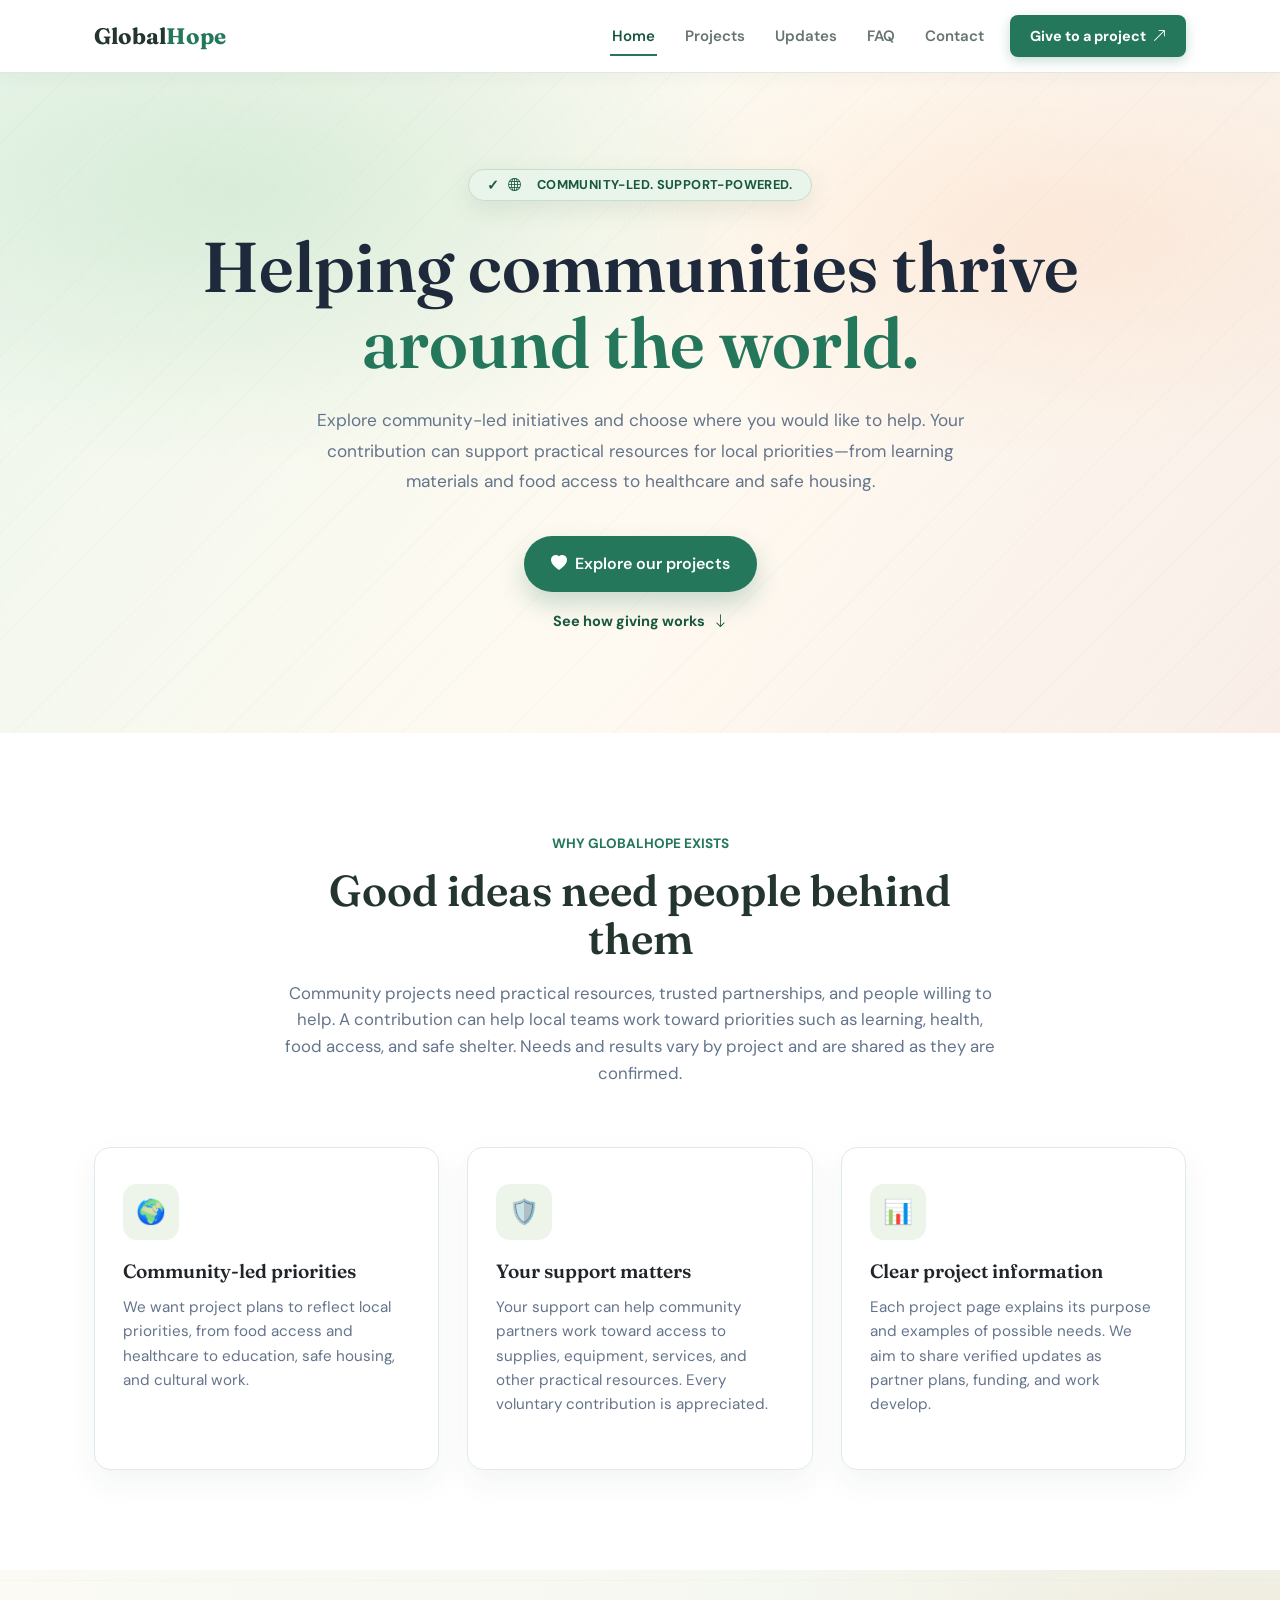
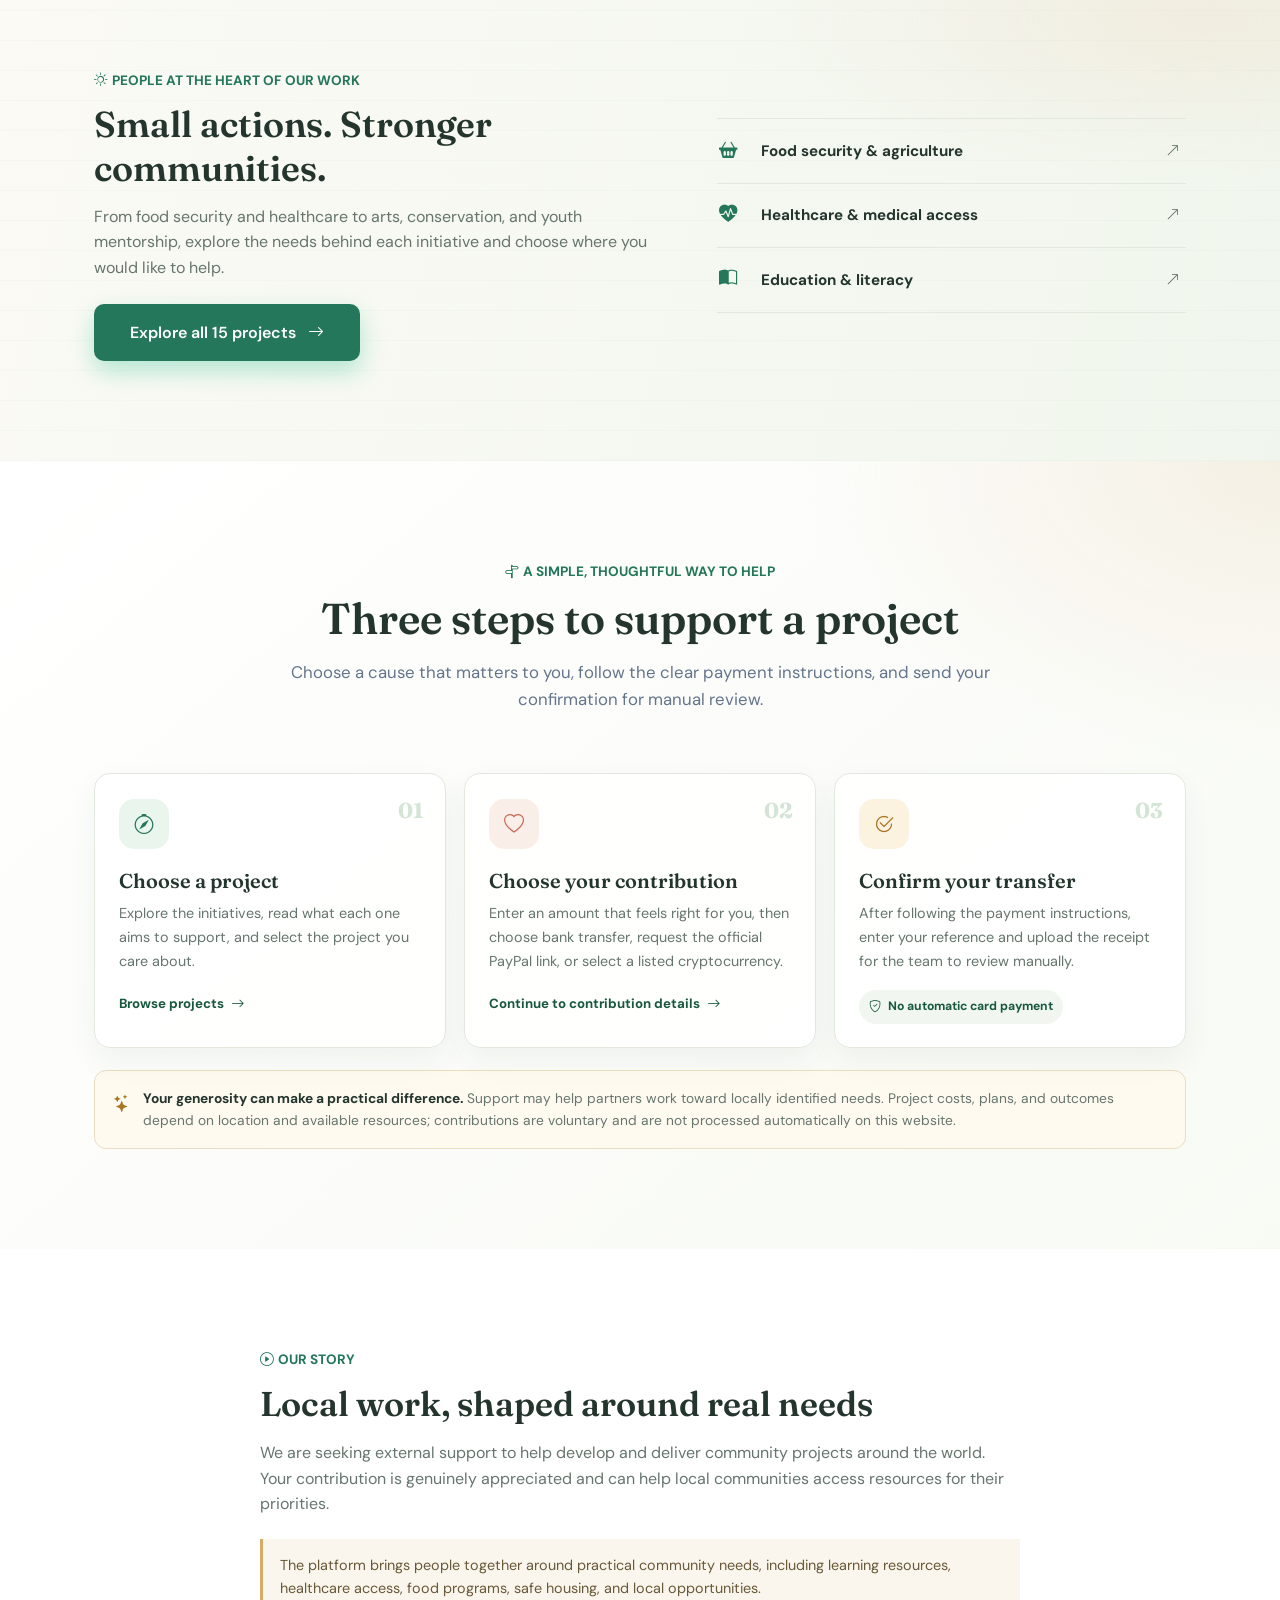
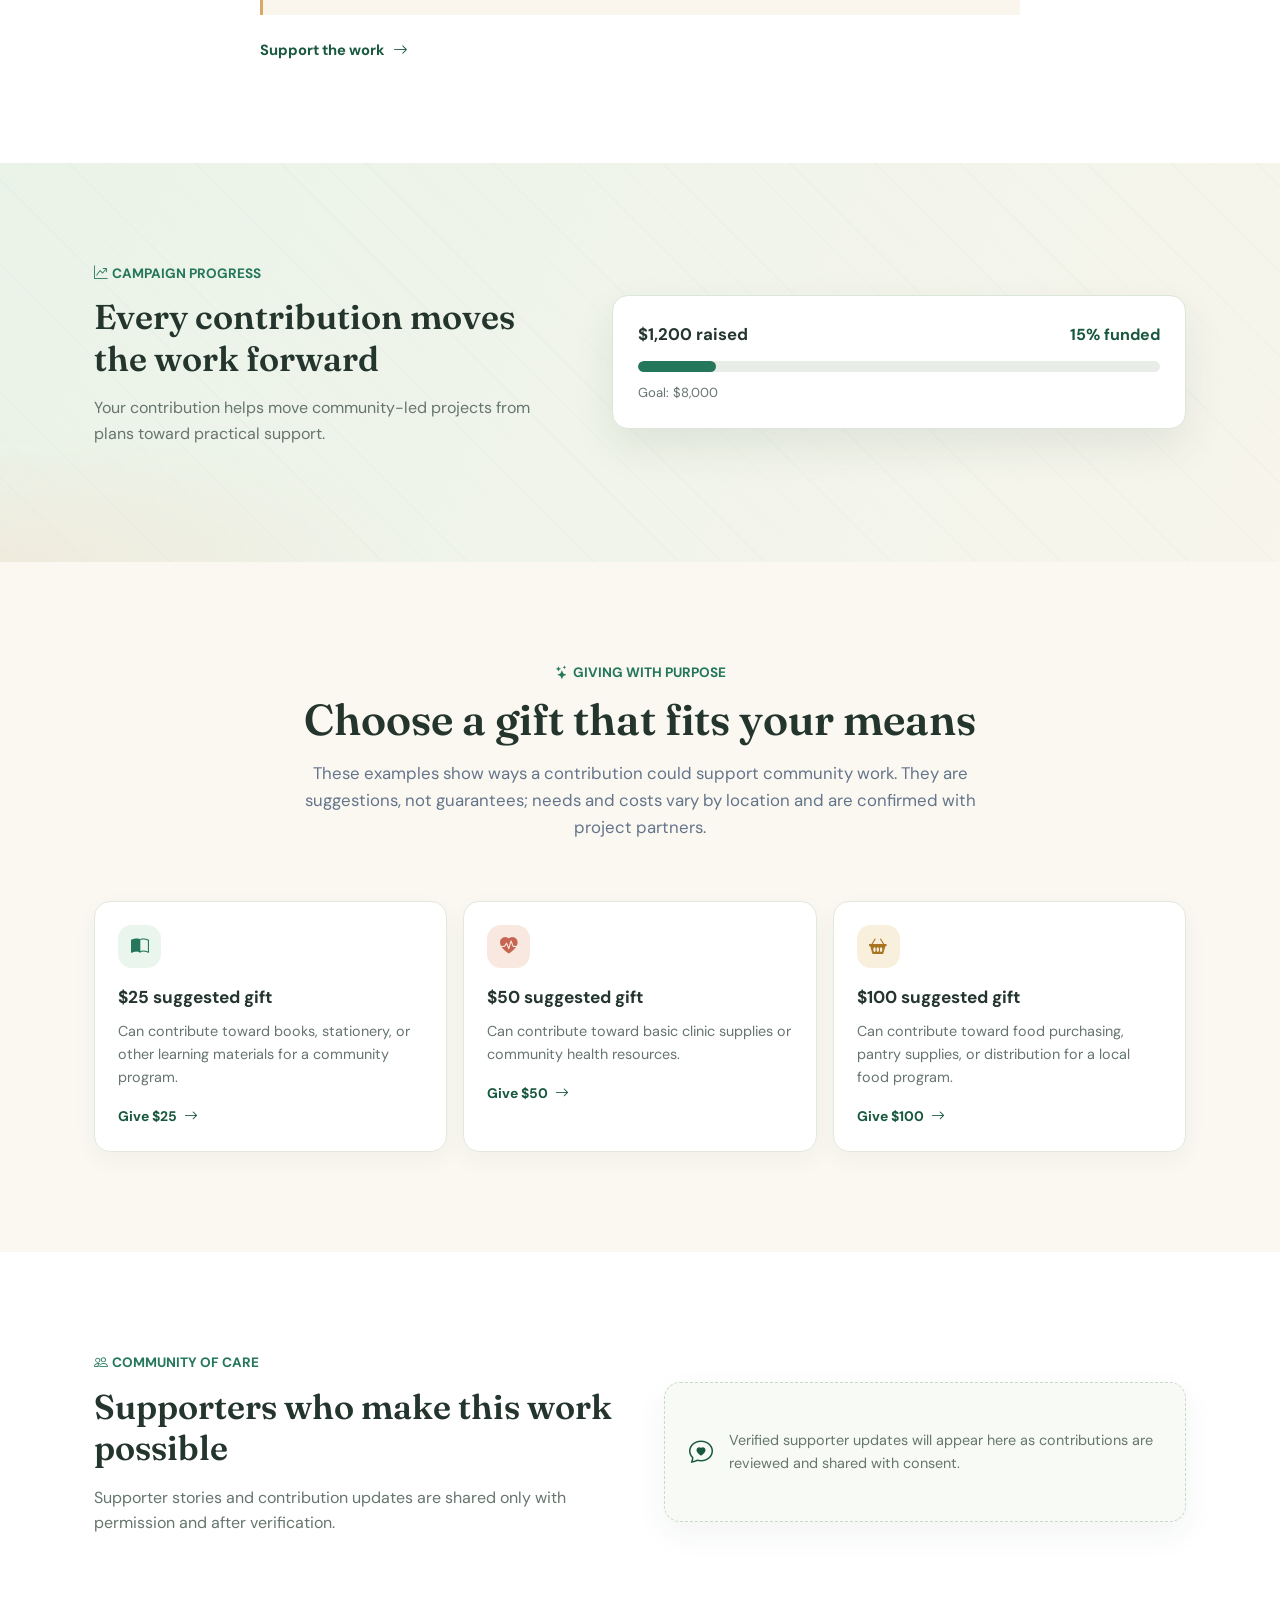
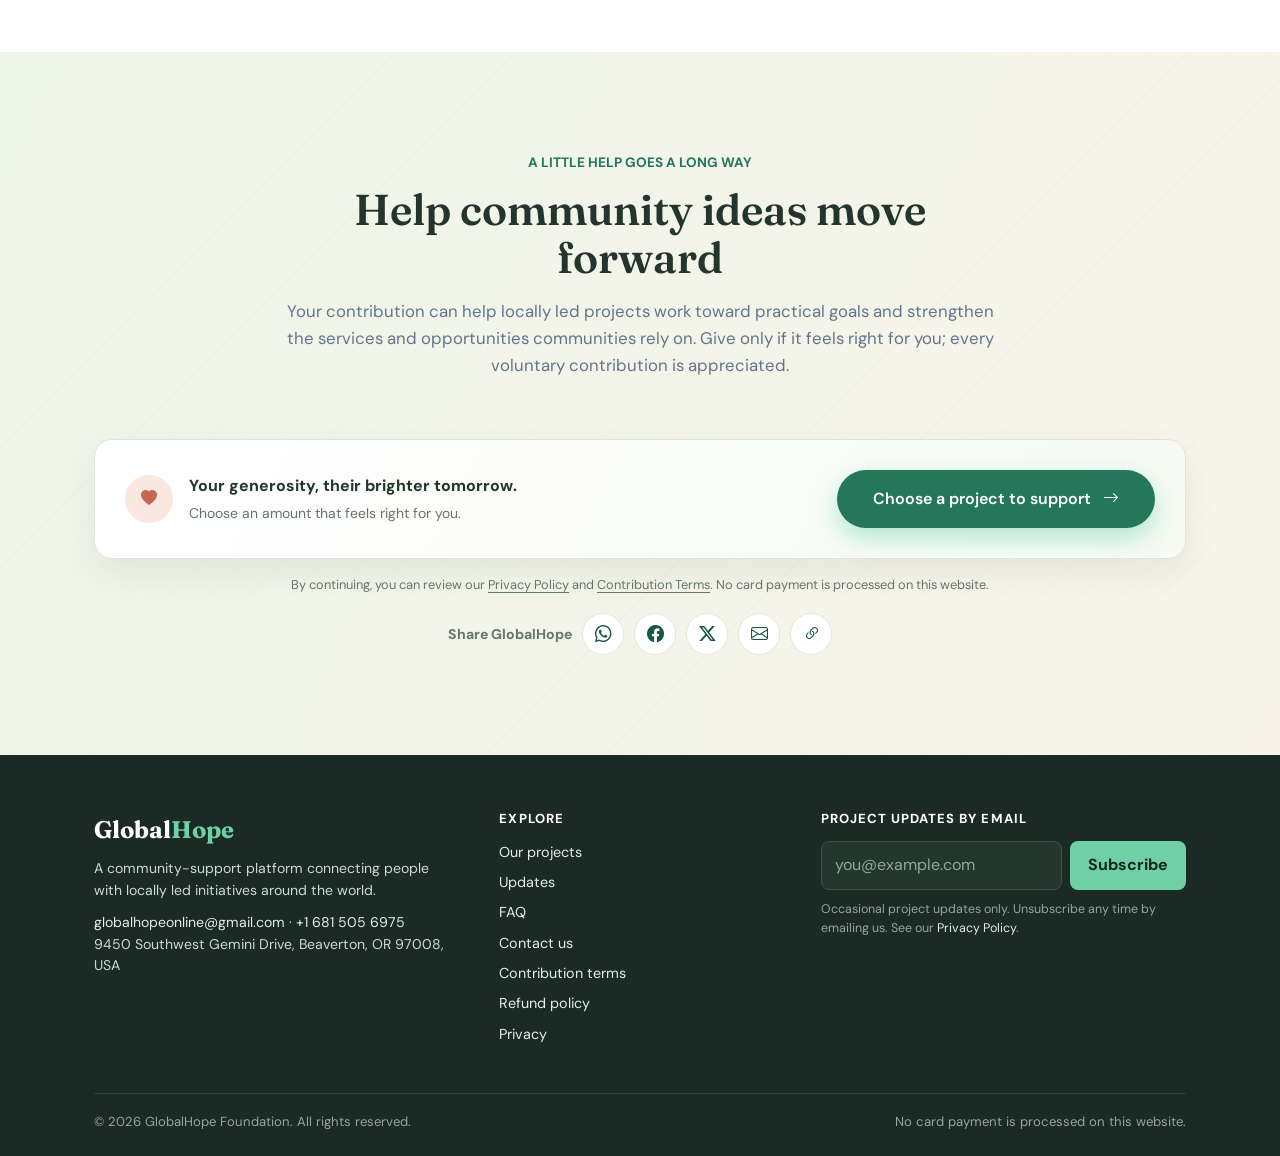
<file: index.html>
<!DOCTYPE html>
<html lang="en">
<head>
<meta charset="UTF-8">
<meta name="viewport" content="width=device-width, initial-scale=1.0">
<title>GlobalHope — Empowering Communities on a Global Scale</title>
  <meta name="description" content="GlobalHope connects people with locally led community projects around the world. Explore 15 initiatives and choose where to help.">
  <meta property="og:title" content="GlobalHope — Empowering Communities on a Global Scale">
  <meta property="og:description" content="GlobalHope connects people with locally led community projects around the world. Explore 15 initiatives and choose where to help.">
  <meta property="og:type" content="website">
  <meta property="og:site_name" content="GlobalHope">
  <meta name="theme-color" content="#24775b">
  <link rel="icon" href="favicon.svg" type="image/svg+xml">
<link rel="preconnect" href="https://fonts.googleapis.com">
<link rel="preconnect" href="https://fonts.gstatic.com" crossorigin>
<link rel="preconnect" href="https://cdn.jsdelivr.net" crossorigin>
<link rel="preload" as="style" href="https://fonts.googleapis.com/css2?family=DM+Sans:wght@400;500;600;700;800&family=Fraunces:opsz,wght@9..144,600;9..144,700&display=swap" onload="this.onload=null;this.rel='stylesheet'">
<noscript><link rel="stylesheet" href="https://fonts.googleapis.com/css2?family=DM+Sans:wght@400;500;600;700;800&family=Fraunces:opsz,wght@9..144,600;9..144,700&display=swap"></noscript>
<link href="https://cdn.jsdelivr.net/npm/bootstrap@5.3.3/dist/css/bootstrap.min.css" rel="stylesheet">
<link rel="preload" as="style" href="https://cdn.jsdelivr.net/npm/bootstrap-icons@1.11.3/font/bootstrap-icons.min.css" onload="this.onload=null;this.rel='stylesheet'">
<noscript><link rel="stylesheet" href="https://cdn.jsdelivr.net/npm/bootstrap-icons@1.11.3/font/bootstrap-icons.min.css"></noscript>
<style>
  :root {
    --emerald: #10b981;
    --emerald-dark: #059669;
    --slate: #1e293b;
    --slate-light: #64748b;
    --bg-white: #ffffff;
    --bg-soft: #f8fafc;
    --border-soft: #e2e8f0;
  }

  * {
    margin: 0;
    padding: 0;
    box-sizing: border-box;
  }

  html {
    scroll-behavior: smooth;
  }

  body {
    font-family: -apple-system, BlinkMacSystemFont, "Segoe UI", Roboto, Helvetica, Arial, sans-serif;
    color: var(--slate);
    background: var(--bg-white);
    line-height: 1.6;
  }

  a { text-decoration: none; color: inherit; }
  ul { list-style: none; }
  img { max-width: 100%; display: block; }

  .container {
    max-width: 1140px;
    margin: 0 auto;
    padding: 0 24px;
  }

  /* ---------- Navbar ---------- */
  .navbar {
    position: fixed;
    top: 0;
    left: 0;
    right: 0;
    z-index: 1000;
    background: rgba(255, 255, 255, 0.95);
    backdrop-filter: blur(8px);
    border-bottom: 1px solid var(--border-soft);
  }

  .navbar .container {
    display: flex;
    align-items: center;
    justify-content: space-between;
    height: 72px;
  }

  .logo {
    font-size: 1.4rem;
    font-weight: 800;
    color: var(--slate);
    letter-spacing: -0.02em;
  }

  .logo span { color: var(--emerald); }

  .nav-links {
    display: flex;
    gap: 32px;
  }

  .nav-links a {
    font-weight: 500;
    font-size: 0.95rem;
    color: var(--slate-light);
    transition: color 0.2s ease;
  }

  .nav-links a:hover { color: var(--emerald-dark); }

  .nav-cta {
    background: var(--emerald);
    color: #fff !important;
    padding: 10px 22px;
    border-radius: 8px;
    font-weight: 600;
    font-size: 0.9rem;
    box-shadow: 0 4px 12px rgba(16, 185, 129, 0.25);
    transition: transform 0.2s ease, box-shadow 0.2s ease;
  }

  .nav-cta:hover {
    transform: translateY(-2px);
    box-shadow: 0 6px 16px rgba(16, 185, 129, 0.35);
  }

  .nav-toggle {
    display: none;
    flex-direction: column;
    gap: 5px;
    background: none;
    border: none;
    cursor: pointer;
    padding: 8px;
  }

  .nav-toggle span {
    width: 24px;
    height: 2px;
    background: var(--slate);
    border-radius: 2px;
  }

  /* ---------- Hero ---------- */
  /* PICTURE [CSS] #1 HERO BACKGROUND: replace the gradient with url('Image/hero.jpg') center/cover no-repeat, and add a dark overlay (linear-gradient(rgba(0,0,0,.45), rgba(0,0,0,.45)), url(...)) so the white text stays readable */
  .hero {
    padding: 96px 0 100px;
    background: linear-gradient(180deg, var(--bg-soft) 0%, #ffffff 100%);
    text-align: center;
  }

  .badge {
    display: inline-flex;
    align-items: center;
    gap: 8px;
    background: #ecfdf5;
    border: 1px solid #a7f3d0;
    color: var(--emerald-dark);
    font-weight: 700;
    font-size: 0.8rem;
    letter-spacing: 0.03em;
    text-transform: uppercase;
    padding: 8px 18px;
    border-radius: 999px;
    margin-bottom: 28px;
    box-shadow: 0 4px 14px rgba(16, 185, 129, 0.12);
  }

  .badge::before {
    content: "✓";
    font-size: 0.9rem;
  }

  .hero h1 {
    font-size: clamp(2.2rem, 5vw, 3.6rem);
    font-weight: 800;
    letter-spacing: -0.03em;
    max-width: 850px;
    margin: 0 auto 24px;
    color: var(--slate);
  }

  .hero h1 em {
    font-style: normal;
    color: var(--emerald);
  }

  .hero p {
    max-width: 640px;
    margin: 0 auto 40px;
    color: var(--slate-light);
    font-size: 1.1rem;
  }

  .btn-primary {
    display: inline-block;
    background: var(--emerald);
    color: #fff;
    font-weight: 600;
    font-size: 1rem;
    padding: 16px 36px;
    border-radius: 10px;
    box-shadow: 0 10px 24px rgba(16, 185, 129, 0.3);
    transition: transform 0.2s ease, box-shadow 0.2s ease;
    border: none;
    cursor: pointer;
  }

  .btn-primary:hover {
    transform: translateY(-3px);
    box-shadow: 0 14px 30px rgba(16, 185, 129, 0.4);
  }

  /* ---------- Section headings ---------- */
  .section {
    padding: 100px 0;
  }

  .section-alt {
    background: var(--bg-soft);
  }

  .section-header {
    text-align: center;
    max-width: 640px;
    margin: 0 auto 60px;
  }

  .eyebrow {
    color: var(--emerald-dark);
    font-weight: 700;
    font-size: 0.85rem;
    text-transform: uppercase;
    letter-spacing: 0.08em;
    margin-bottom: 12px;
    display: block;
  }

  .section-header h2 {
    font-size: clamp(1.8rem, 3vw, 2.4rem);
    font-weight: 800;
    letter-spacing: -0.02em;
    margin-bottom: 16px;
  }

  .section-header p {
    color: var(--slate-light);
    font-size: 1.05rem;
  }

  /* ---------- About Grid ---------- */
  .grid-3 {
    display: grid;
    grid-template-columns: repeat(3, 1fr);
    gap: 28px;
  }

  .card {
    background: #fff;
    border: 1px solid var(--border-soft);
    border-radius: 16px;
    padding: 36px 28px;
    box-shadow: 0 4px 16px rgba(15, 23, 42, 0.04);
    transition: transform 0.25s ease, box-shadow 0.25s ease;
  }

  .card:hover {
    transform: translateY(-6px);
    box-shadow: 0 16px 32px rgba(15, 23, 42, 0.08);
  }

  .card-icon {
    width: 56px;
    height: 56px;
    border-radius: 14px;
    background: #ecfdf5;
    color: var(--emerald-dark);
    display: flex;
    align-items: center;
    justify-content: center;
    font-size: 1.5rem;
    margin-bottom: 20px;
  }

  .card h3 {
    font-size: 1.2rem;
    font-weight: 700;
    margin-bottom: 12px;
  }

  .card p {
    color: var(--slate-light);
    font-size: 0.95rem;
  }

  /* ---------- Payment Section ---------- */
  .payment-box {
    background: #fff;
    border: 2px dashed var(--emerald);
    border-radius: 20px;
    padding: 48px;
    box-shadow: 0 12px 32px rgba(15, 23, 42, 0.06);
  }

  .payment-intro {
    text-align: center;
    max-width: 700px;
    margin: 0 auto 48px;
  }

  .payment-intro h3 {
    font-size: 1.6rem;
    font-weight: 800;
    margin-bottom: 14px;
  }

  .payment-intro p {
    color: var(--slate-light);
  }

  .payment-grid {
    display: grid;
    grid-template-columns: repeat(2, 1fr);
    gap: 32px;
    margin-bottom: 36px;
  }

  .payment-card {
    background: var(--bg-soft);
    border: 1px solid var(--border-soft);
    border-radius: 14px;
    padding: 28px;
  }

  .payment-card h4 {
    font-size: 1.05rem;
    font-weight: 700;
    margin-bottom: 18px;
    display: flex;
    align-items: center;
    gap: 10px;
    color: var(--slate);
  }

  .payment-card h4::before {
    content: "";
    width: 8px;
    height: 8px;
    border-radius: 50%;
    background: var(--emerald);
    display: inline-block;
  }

  .detail-row {
    display: flex;
    justify-content: space-between;
    align-items: center;
    padding: 10px 0;
    border-bottom: 1px solid var(--border-soft);
    font-size: 0.92rem;
    gap: 12px;
  }

  .detail-row:last-child { border-bottom: none; }

  .detail-label {
    color: var(--slate-light);
    font-weight: 500;
    white-space: nowrap;
  }

  .detail-value {
    font-weight: 700;
    color: var(--slate);
    text-align: right;
    font-family: "Courier New", monospace;
  }

  .verification-notice {
    background: #fffbeb;
    border: 1px solid #fde68a;
    border-radius: 14px;
    padding: 24px 28px;
    display: flex;
    gap: 16px;
    align-items: flex-start;
  }

  .verification-notice .icon {
    font-size: 1.4rem;
    line-height: 1;
  }

  .verification-notice h4 {
    font-size: 1.02rem;
    font-weight: 700;
    margin-bottom: 6px;
    color: #92400e;
  }

  .verification-notice p {
    color: #78350f;
    font-size: 0.92rem;
  }

  .verification-notice a {
    font-weight: 700;
    text-decoration: underline;
  }

  /* ---------- Footer ---------- */
  footer {
    background: var(--slate);
    color: #cbd5e1;
    padding: 56px 0 32px;
  }

  .footer-top {
    display: flex;
    justify-content: space-between;
    align-items: flex-start;
    flex-wrap: wrap;
    gap: 24px;
    padding-bottom: 32px;
    border-bottom: 1px solid #334155;
    margin-bottom: 24px;
  }

  .footer-logo {
    font-size: 1.3rem;
    font-weight: 800;
    color: #fff;
  }

  .footer-logo span { color: var(--emerald); }

  .footer-tagline {
    max-width: 380px;
    font-size: 0.9rem;
    color: #94a3b8;
    margin-top: 10px;
  }

  .disclaimer {
    max-width: 480px;
    font-size: 0.82rem;
    color: #94a3b8;
    background: #0f172a;
    padding: 18px 20px;
    border-radius: 10px;
    border-left: 3px solid var(--emerald);
  }

  .footer-bottom {
    text-align: center;
    font-size: 0.85rem;
    color: #64748b;
  }

  /* ---------- Crypto / Gift Card Payment ---------- */
  .payment-choice {
    max-width: 420px;
    margin: 0 auto 48px;
  }

  .payment-choice label {
    display: block;
    font-weight: 600;
    font-size: 0.9rem;
    margin-bottom: 8px;
    color: var(--slate);
  }

  .payment-choice select {
    width: 100%;
    padding: 14px 16px;
    border-radius: 10px;
    border: 1px solid var(--border-soft);
    background: #fff;
    font-size: 1rem;
    font-family: inherit;
    color: var(--slate);
    cursor: pointer;
  }

  .payment-option[hidden] { display: none; }

  .crypto-grid {
    display: grid;
    grid-template-columns: repeat(3, 1fr);
    gap: 24px;
    margin-bottom: 40px;
  }

  .crypto-card {
    background: #fff;
    border: 1px solid var(--border-soft);
    border-radius: 16px;
    overflow: hidden;
    box-shadow: 0 4px 16px rgba(15, 23, 42, 0.04);
  }

  .crypto-qr-wrap {
    background: var(--bg-soft);
    padding: 20px;
    display: flex;
    justify-content: center;
  }

  .crypto-qr {
    width: 160px;
    height: 160px;
    object-fit: cover;
    border-radius: 10px;
    border: 1px solid var(--border-soft);
  }

  .crypto-card-body {
    padding: 22px;
  }

  .crypto-card-head {
    display: flex;
    justify-content: space-between;
    align-items: center;
    margin-bottom: 14px;
  }

  .crypto-card-head h4 {
    font-size: 1.05rem;
    font-weight: 700;
  }

  .crypto-badge {
    background: #ecfdf5;
    color: var(--emerald-dark);
    font-size: 0.72rem;
    font-weight: 700;
    padding: 4px 10px;
    border-radius: 999px;
    letter-spacing: 0.03em;
  }

  .copy-field {
    display: flex;
    gap: 8px;
  }

  .copy-field input {
    flex: 1;
    min-width: 0;
    padding: 10px 12px;
    border-radius: 8px;
    border: 1px solid var(--border-soft);
    background: var(--bg-soft);
    font-family: "Courier New", monospace;
    font-size: 0.8rem;
    color: var(--slate);
  }

  .btn-copy {
    flex-shrink: 0;
    background: var(--emerald);
    color: #fff;
    border: none;
    border-radius: 8px;
    padding: 0 16px;
    font-size: 0.85rem;
    font-weight: 600;
    cursor: pointer;
    transition: background 0.2s ease;
  }

  .btn-copy:hover { background: var(--emerald-dark); }

  .crypto-proof-panel {
    background: var(--bg-soft);
    border: 1px solid var(--border-soft);
    border-radius: 16px;
    padding: 32px;
  }

  .crypto-proof-panel h4 {
    font-size: 1.2rem;
    font-weight: 700;
    margin-bottom: 6px;
  }

  .crypto-proof-panel p {
    color: var(--slate-light);
    font-size: 0.92rem;
    margin-bottom: 24px;
  }

  .form-grid {
    display: grid;
    grid-template-columns: repeat(auto-fit, minmax(200px, 1fr));
    gap: 16px;
    align-items: end;
  }

  .form-field label {
    display: block;
    font-weight: 600;
    font-size: 0.85rem;
    margin-bottom: 6px;
    color: var(--slate);
  }

  .form-field input,
  .form-field select,
  .form-field textarea {
    width: 100%;
    padding: 11px 14px;
    border-radius: 8px;
    border: 1px solid var(--border-soft);
    background: #fff;
    font-family: inherit;
    font-size: 0.9rem;
    color: var(--slate);
  }

  .form-field textarea { resize: vertical; }

  .form-note {
    font-size: 0.78rem;
    color: var(--slate-light);
    margin-top: 4px;
  }

  .btn-submit {
    grid-column: 1 / -1;
    background: var(--emerald);
    color: #fff;
    border: none;
    padding: 14px 28px;
    border-radius: 10px;
    font-weight: 600;
    font-size: 0.95rem;
    cursor: pointer;
    justify-self: start;
    box-shadow: 0 8px 20px rgba(16, 185, 129, 0.25);
    transition: transform 0.2s ease, box-shadow 0.2s ease;
  }

  .btn-submit:hover {
    transform: translateY(-2px);
    box-shadow: 0 12px 24px rgba(16, 185, 129, 0.32);
  }

  .gift-card-panel {
    background: var(--bg-soft);
    border: 1px solid var(--border-soft);
    border-radius: 16px;
    padding: 32px;
  }

  .gift-steps {
    list-style: none;
    margin: 20px 0 0;
    padding: 0;
  }

  .gift-steps li {
    display: flex;
    gap: 12px;
    margin-bottom: 14px;
    font-size: 0.92rem;
    color: var(--slate-light);
  }

  .gift-steps li span {
    flex-shrink: 0;
    width: 28px;
    height: 28px;
    border-radius: 50%;
    background: var(--emerald);
    color: #fff;
    font-size: 0.75rem;
    font-weight: 700;
    display: flex;
    align-items: center;
    justify-content: center;
  }

  .gift-intro { margin-bottom: 24px; }

  .gift-intro h4 {
    font-size: 1.2rem;
    font-weight: 700;
    margin-bottom: 10px;
  }

  .gift-intro p {
    color: var(--slate-light);
    font-size: 0.92rem;
  }

  /* ---------- Responsive ---------- */
  @media (max-width: 860px) {
    .grid-3 { grid-template-columns: 1fr; }
    .payment-grid { grid-template-columns: 1fr; }
    .crypto-grid { grid-template-columns: 1fr; }
    .footer-top { flex-direction: column; }
    .disclaimer { max-width: 100%; }
  }

  @media (max-width: 768px) {
    .nav-links { display: none; }
    .nav-cta { display: none; }
    .nav-toggle { display: flex; }
    .hero { padding: 140px 0 70px; }
    .payment-box { padding: 28px 20px; }
    .section { padding: 70px 0; }
  }

  @media (max-width: 480px) {
    .detail-row { flex-direction: column; align-items: flex-start; gap: 2px; }
    .detail-value { text-align: left; }
    .btn-submit { justify-self: stretch; text-align: center; }
  }
</style>
<link rel="stylesheet" href="styles.css">
<link rel="stylesheet" href="site.css">
</head>
<body>
<!-- Static copy so Netlify detects the newsletter form (the live one is built in site.js) -->
<form name="newsletter" data-netlify="true" netlify-honeypot="bot-field" hidden><input name="email"><input name="bot-field"></form>

<!-- PICTURE [CSS] #1 HERO BANNER: set the background image in the .hero rule above. Optional [Bootstrap] alternative: add <img class="img-fluid rounded-4 mt-4" src="Image/hero.jpg" alt="..."> below the buttons -->
<header class="hero" id="top">
  <div class="container">
    <div class="badge"><i class="bi bi-globe me-2" aria-hidden="true"></i>Community-led. Support-powered.</div>
    <h1>Helping communities thrive <em>around the world.</em></h1>
    <p>Explore community-led initiatives and choose where you would like to help. Your contribution can support practical resources for local priorities—from learning materials and food access to healthcare and safe housing.</p>
    <a href="projects.html" class="btn-primary"><i class="bi bi-heart-fill me-2" aria-hidden="true"></i>Explore our projects</a>
    <a href="#how-to-give" class="hero-secondary-link">See how giving works <i class="bi bi-arrow-down" aria-hidden="true"></i></a>
  </div>
</header>

<section class="section" id="about">
  <div class="container">
    <div class="section-header">
      <span class="eyebrow">Why GlobalHope exists</span>
      <h2>Good ideas need people behind them</h2>
      <p>Community projects need practical resources, trusted partnerships, and people willing to help. A contribution can help local teams work toward priorities such as learning, health, food access, and safe shelter. Needs and results vary by project and are shared as they are confirmed.</p>
    </div>
    <!-- PICTURES [HTML+Bootstrap] #2-#4 ABOUT CARDS: above each card's <h3>, add <img class="img-fluid rounded-3 mb-3" src="Image/about-1.jpg" alt="..."> (use about-2.jpg, about-3.jpg for the others), or replace the emoji in .card-icon -->
    <div class="grid-3" id="framework">
      <div class="card">
        <div class="card-icon">🌍</div>
        <h3>Community-led priorities</h3>
        <p>We want project plans to reflect local priorities, from food access and healthcare to education, safe housing, and cultural work.</p>
      </div>
      <div class="card">
        <div class="card-icon">🛡️</div>
        <h3>Your support matters</h3>
        <p>Your support can help community partners work toward access to supplies, equipment, services, and other practical resources. Every voluntary contribution is appreciated.</p>
      </div>
      <div class="card">
        <div class="card-icon">📊</div>
        <h3>Clear project information</h3>
        <p>Each project page explains its purpose and examples of possible needs. We aim to share verified updates as partner plans, funding, and work develop.</p>
      </div>
    </div>
  </div>
</section>

<section class="section projects-section" id="projects">
  <div class="container featured-projects">
    <div>
      <span class="eyebrow"><i class="bi bi-sun me-1" aria-hidden="true"></i>People at the heart of our work</span>
      <h2>Small actions. Stronger communities.</h2>
      <p>From food security and healthcare to arts, conservation, and youth mentorship, explore the needs behind each initiative and choose where you would like to help.</p>
      <a class="btn-primary" href="projects.html">Explore all 15 projects <i class="bi bi-arrow-right ms-2" aria-hidden="true"></i></a>
    </div>
    <!-- PICTURES [HTML+Bootstrap] #5-#7 FEATURED PROJECTS: add a thumbnail <img class="rounded-3" width="56" height="56" style="object-fit:cover" src="Image/featured-food.jpg" alt="..."> inside each link below, in place of the icon -->
    <div class="featured-project-links" aria-label="Featured projects">
      <a href="projects.html?id=food-security"><i class="bi bi-basket2-fill" aria-hidden="true"></i><span>Food security &amp; agriculture</span><i class="bi bi-arrow-up-right" aria-hidden="true"></i></a>
      <a href="projects.html?id=healthcare"><i class="bi bi-heart-pulse-fill" aria-hidden="true"></i><span>Healthcare &amp; medical access</span><i class="bi bi-arrow-up-right" aria-hidden="true"></i></a>
      <a href="projects.html?id=education"><i class="bi bi-book-half" aria-hidden="true"></i><span>Education &amp; literacy</span><i class="bi bi-arrow-up-right" aria-hidden="true"></i></a>
    </div>
  </div>
</section>

<section class="section giving-guide" id="how-to-give">
  <div class="container">
    <div class="section-header">
      <span class="eyebrow"><i class="bi bi-signpost-split me-1" aria-hidden="true"></i>A simple, thoughtful way to help</span>
      <h2>Three steps to support a project</h2>
      <p>Choose a cause that matters to you, follow the clear payment instructions, and send your confirmation for manual review.</p>
    </div>
    <ol class="giving-steps">
      <li class="giving-step">
        <span class="giving-step-number">01</span>
        <span class="giving-step-icon"><i class="bi bi-compass" aria-hidden="true"></i></span>
        <h3>Choose a project</h3>
        <p>Explore the initiatives, read what each one aims to support, and select the project you care about.</p>
        <a href="projects.html">Browse projects <i class="bi bi-arrow-right" aria-hidden="true"></i></a>
      </li>
      <li class="giving-step">
        <span class="giving-step-number">02</span>
        <span class="giving-step-icon giving-step-icon--coral"><i class="bi bi-heart" aria-hidden="true"></i></span>
        <h3>Choose your contribution</h3>
        <p>Enter an amount that feels right for you, then choose bank transfer, request the official PayPal link, or select a listed cryptocurrency.</p>
        <a href="payment.html">Continue to contribution details <i class="bi bi-arrow-right" aria-hidden="true"></i></a>
      </li>
      <li class="giving-step">
        <span class="giving-step-number">03</span>
        <span class="giving-step-icon giving-step-icon--gold"><i class="bi bi-check2-circle" aria-hidden="true"></i></span>
        <h3>Confirm your transfer</h3>
        <p>After following the payment instructions, enter your reference and upload the receipt for the team to review manually.</p>
        <span class="giving-step-note"><i class="bi bi-shield-check" aria-hidden="true"></i> No automatic card payment</span>
      </li>
    </ol>
    <p class="giving-impact-note"><i class="bi bi-stars" aria-hidden="true"></i><span><strong>Your generosity can make a practical difference.</strong> Support may help partners work toward locally identified needs. Project costs, plans, and outcomes depend on location and available resources; contributions are voluntary and are not processed automatically on this website.</span></p>
  </div>
</section>

<section class="section story-section" id="campaign-story">
  <div class="container story-layout">
    <div class="story-copy">
      <span class="eyebrow"><i class="bi bi-play-circle me-1" aria-hidden="true"></i>Our story</span>
      <h2>Local work, shaped around real needs</h2>
      <p>We are seeking external support to help develop and deliver community projects around the world. Your contribution is genuinely appreciated and can help local communities access resources for their priorities.</p>
      <p class="story-placeholder">The platform brings people together around practical community needs, including learning resources, healthcare access, food programs, safe housing, and local opportunities.</p>
      <a class="cause-link" href="payment.html?amount=25">Support the work <i class="bi bi-arrow-right" aria-hidden="true"></i></a>
    </div>
    <!-- PICTURE [HTML+Bootstrap] #8 OUR STORY (optional): add <div class="story-media-wrap"><img class="img-fluid rounded-4" src="Image/story.jpg" alt="..."></div> here, after the story-copy block -->
  </div>
</section>

<section class="section campaign-section" id="campaign-progress">
  <div class="container campaign-layout">
    <div>
      <span class="eyebrow"><i class="bi bi-graph-up-arrow me-1" aria-hidden="true"></i>Campaign progress</span>
      <h2>Every contribution moves the work forward</h2>
      <p class="campaign-copy">Your contribution helps move community-led projects from plans toward practical support.</p>
    </div>
    <div class="campaign-tracker" id="campaign-tracker" data-raised="1200" data-goal="8000" data-deadline="">
      <div class="tracker-heading"><strong id="campaign-raised">$1,200 raised</strong><span id="campaign-percent">15% funded</span></div>
      <div class="progress" role="progressbar" aria-label="Campaign funding progress" aria-valuemin="0" aria-valuemax="100" aria-valuenow="0">
        <div class="progress-bar" id="campaign-progress-bar" style="width: 0%"></div>
      </div>
      <div class="tracker-footer"><span id="campaign-goal">Goal: $8,000</span><span id="campaign-countdown" hidden></span></div>
      <p class="tracker-empty" id="campaign-empty" hidden></p>
    </div>
  </div>
</section>

<section class="section impact-section" id="impact">
  <div class="container">
    <div class="section-header">
      <span class="eyebrow"><i class="bi bi-stars me-1" aria-hidden="true"></i>Giving with purpose</span>
      <h2>Choose a gift that fits your means</h2>
      <p>These examples show ways a contribution could support community work. They are suggestions, not guarantees; needs and costs vary by location and are confirmed with project partners.</p>
    </div>
    <!-- PICTURES [HTML+Bootstrap] #9-#11 IMPACT CARDS: at the top of each <article class="impact-item"> add <img class="img-fluid rounded-3 mb-3" src="Image/impact-1.jpg" alt="..."> (impact-2.jpg, impact-3.jpg) -->
    <div class="row g-3">
      <div class="col-md-4"><article class="impact-item"><span class="impact-icon"><i class="bi bi-book-half" aria-hidden="true"></i></span><strong>$25 suggested gift</strong><p>Can contribute toward books, stationery, or other learning materials for a community program.</p><a class="impact-link" href="payment.html?project=education&amount=25">Give $25 <i class="bi bi-arrow-right" aria-hidden="true"></i></a></article></div>
      <div class="col-md-4"><article class="impact-item"><span class="impact-icon impact-icon--coral"><i class="bi bi-heart-pulse-fill" aria-hidden="true"></i></span><strong>$50 suggested gift</strong><p>Can contribute toward basic clinic supplies or community health resources.</p><a class="impact-link" href="payment.html?project=healthcare&amount=50">Give $50 <i class="bi bi-arrow-right" aria-hidden="true"></i></a></article></div>
      <div class="col-md-4"><article class="impact-item"><span class="impact-icon impact-icon--gold"><i class="bi bi-basket2-fill" aria-hidden="true"></i></span><strong>$100 suggested gift</strong><p>Can contribute toward food purchasing, pantry supplies, or distribution for a local food program.</p><a class="impact-link" href="payment.html?project=food-security&amount=100">Give $100 <i class="bi bi-arrow-right" aria-hidden="true"></i></a></article></div>
    </div>
  </div>
</section>

<section class="section donor-section" id="supporters">
  <div class="container donor-layout">
    <div>
      <span class="eyebrow"><i class="bi bi-people me-1" aria-hidden="true"></i>Community of care</span>
      <h2>Supporters who make this work possible</h2>
      <p>Supporter stories and contribution updates are shared only with permission and after verification.</p>
    </div>
    <!-- PICTURE [HTML+Bootstrap] #12 SUPPORTERS: add supporter photos here, e.g. <img class="rounded-circle" width="64" height="64" src="Image/supporter-1.jpg" alt="..."> (only with consent) -->
    <div class="donor-roll" aria-live="polite">
      <i class="bi bi-chat-heart" aria-hidden="true"></i>
      <p>Verified supporter updates will appear here as contributions are reviewed and shared with consent.</p>
    </div>
  </div>
</section>

<section class="section section-alt" id="support">
  <div class="container">
    <div class="section-header">
      <span class="eyebrow">A little help goes a long way</span>
      <h2>Help community ideas move forward</h2>
      <p>Your contribution can help locally led projects work toward practical goals and strengthen the services and opportunities communities rely on. Give only if it feels right for you; every voluntary contribution is appreciated.</p>
    </div>

    <div class="support-cta">
      <div><span class="support-icon"><i class="bi bi-heart-fill" aria-hidden="true"></i></span><span><strong>Your generosity, their brighter tomorrow.</strong><small>Choose an amount that feels right for you.</small></span></div>
      <a class="btn-primary" href="projects.html">Choose a project to support <i class="bi bi-arrow-right ms-2" aria-hidden="true"></i></a>
    </div>
    <p class="payment-policies">By continuing, you can review our <a href="privacy.html">Privacy Policy</a> and <a href="terms.html">Contribution Terms</a>. No card payment is processed on this website.</p>
    <div data-share style="justify-content:center"></div>
  </div>
</section><script src="https://cdn.jsdelivr.net/npm/bootstrap@5.3.3/dist/js/bootstrap.bundle.min.js" defer></script>
<script src="script.js" defer></script>
<script src="site.js" defer></script>

</body>
</html>
</file>
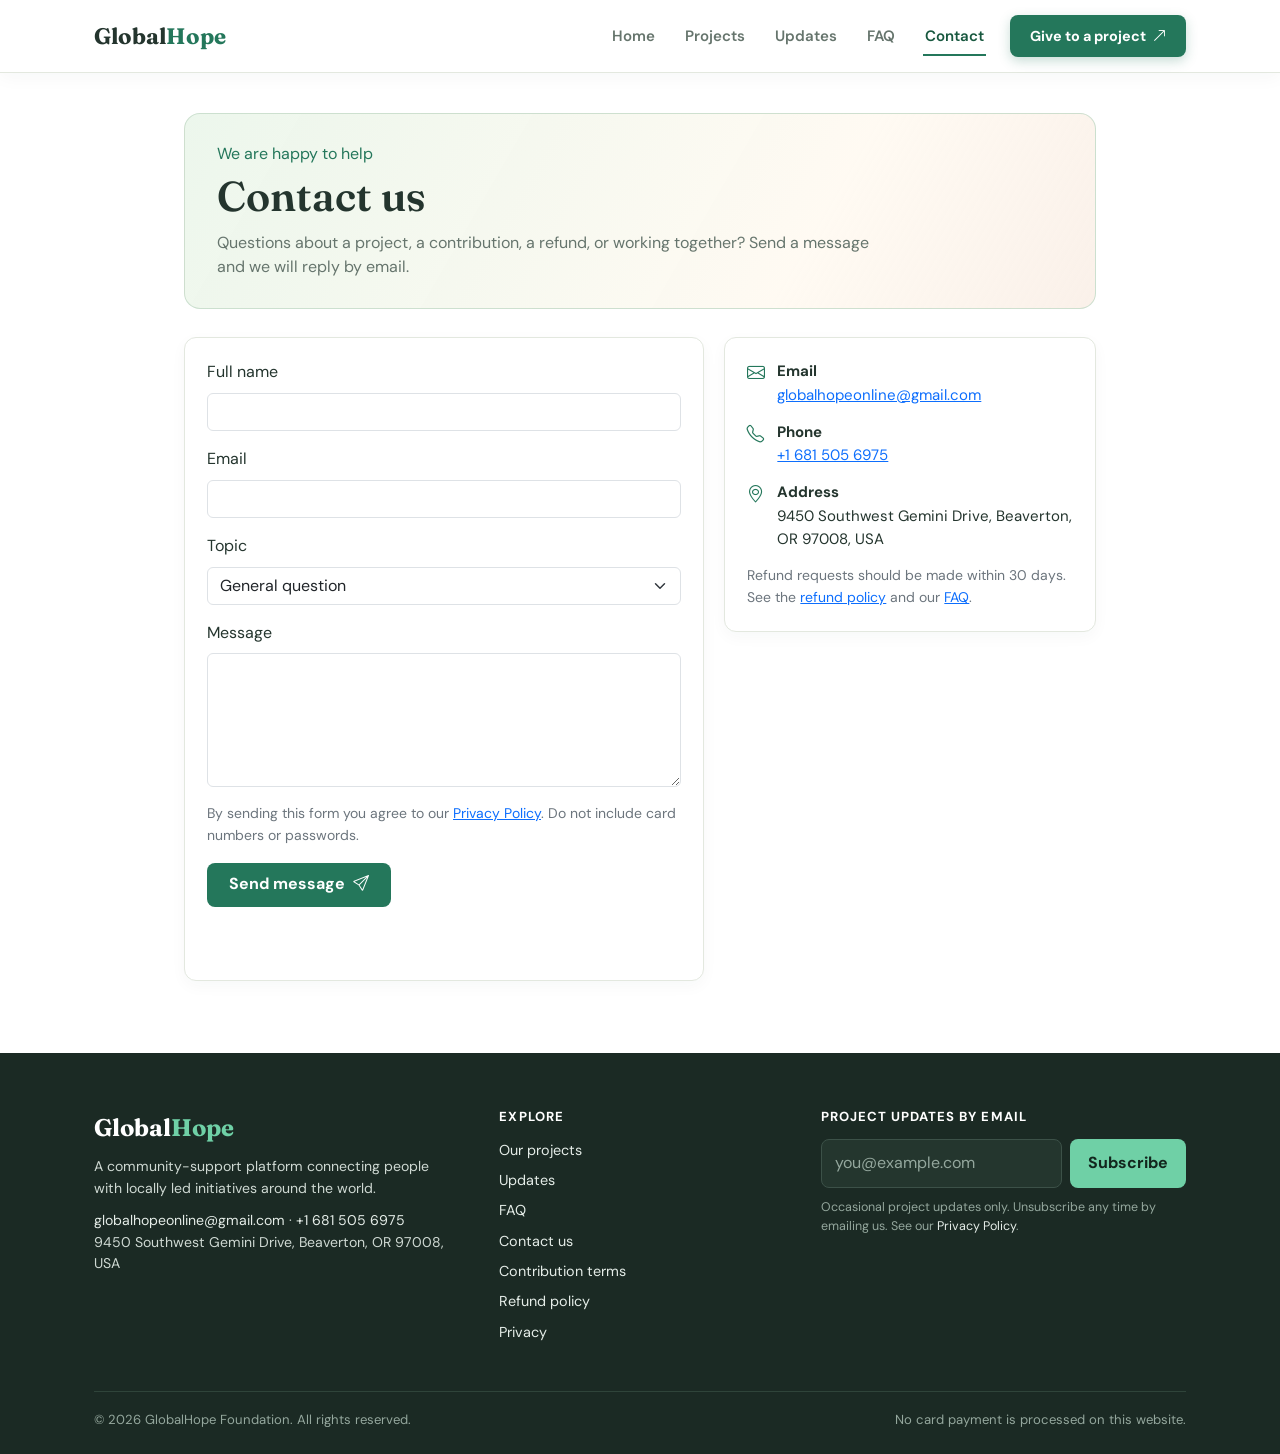
<file: contact.html>
<!DOCTYPE html>
<html lang="en">
<head>
  <meta charset="UTF-8">
  <meta name="viewport" content="width=device-width, initial-scale=1.0">
  <title>Contact — GlobalHope</title>
  <meta name="description" content="Contact GlobalHope with questions about projects, contributions, refunds, or partnerships.">
  <meta property="og:title" content="Contact — GlobalHope">
  <meta property="og:description" content="Contact GlobalHope with questions about projects, contributions, refunds, or partnerships.">
  <meta property="og:type" content="website">
  <meta property="og:site_name" content="GlobalHope">
  <meta name="theme-color" content="#24775b">
  <link rel="icon" href="favicon.svg" type="image/svg+xml">
  <link rel="preconnect" href="https://fonts.googleapis.com">
  <link rel="preconnect" href="https://fonts.gstatic.com" crossorigin>
  <link rel="preconnect" href="https://cdn.jsdelivr.net" crossorigin>
  <link rel="preload" as="style" href="https://fonts.googleapis.com/css2?family=DM+Sans:wght@400;500;600;700;800&family=Fraunces:opsz,wght@9..144,600;9..144,700&display=swap" onload="this.onload=null;this.rel='stylesheet'">
  <noscript><link rel="stylesheet" href="https://fonts.googleapis.com/css2?family=DM+Sans:wght@400;500;600;700;800&family=Fraunces:opsz,wght@9..144,600;9..144,700&display=swap"></noscript>
  <link href="https://cdn.jsdelivr.net/npm/bootstrap@5.3.3/dist/css/bootstrap.min.css" rel="stylesheet">
  <link rel="preload" as="style" href="https://cdn.jsdelivr.net/npm/bootstrap-icons@1.11.3/font/bootstrap-icons.min.css" onload="this.onload=null;this.rel='stylesheet'">
  <noscript><link rel="stylesheet" href="https://cdn.jsdelivr.net/npm/bootstrap-icons@1.11.3/font/bootstrap-icons.min.css"></noscript>
  <link rel="stylesheet" href="styles.css">
  <link rel="stylesheet" href="site.css">
</head>
<body>
  <main class="gh-page">
    <div class="gh-page-hero">
      <span class="eyebrow">We are happy to help</span>
      <h1>Contact us</h1>
      <p>Questions about a project, a contribution, a refund, or working together? Send a message and we will reply by email.</p>
    </div>

    <p class="alert alert-success" data-sent-message hidden role="status">Thank you. Your message has been sent.</p>

    <div class="gh-contact-grid">
      <form class="gh-card" name="contact" method="POST" action="contact.html?sent=1" data-ajax data-success="Thank you. Your message has been sent." data-netlify="true" data-netlify-honeypot="bot-field">
        <input type="hidden" name="form-name" value="contact">
        <div class="visually-hidden" aria-hidden="true"><label>Leave this field empty<input name="bot-field" tabindex="-1" autocomplete="off"></label></div>
        <div class="mb-3">
          <label class="form-label" for="contact-name">Full name</label>
          <input class="form-control" id="contact-name" name="name" type="text" autocomplete="name" required>
        </div>
        <div class="mb-3">
          <label class="form-label" for="contact-email">Email</label>
          <input class="form-control" id="contact-email" name="email" type="email" autocomplete="email" required>
        </div>
        <div class="mb-3">
          <label class="form-label" for="contact-topic">Topic</label>
          <select class="form-select" id="contact-topic" name="topic">
            <option>General question</option>
            <option>A project</option>
            <option>A contribution I made</option>
            <option>Refund request</option>
            <option>Monthly giving information</option>
            <option>Partnership or volunteering</option>
          </select>
        </div>
        <div class="mb-3">
          <label class="form-label" for="contact-message">Message</label>
          <textarea class="form-control" id="contact-message" name="message" rows="5" maxlength="2000" required></textarea>
        </div>
        <p class="small text-secondary">By sending this form you agree to our <a href="privacy.html">Privacy Policy</a>. Do not include card numbers or passwords.</p>
        <button class="btn-gh" type="submit">Send message <i class="bi bi-send" aria-hidden="true"></i></button>
        <p class="gh-form-status gh-on-light mt-3" role="status" aria-live="polite"></p>
      </form>

      <aside class="gh-card">
        <ul class="gh-contact-list">
          <li><i class="bi bi-envelope" aria-hidden="true"></i><span><strong>Email</strong><br><a href="mailto:globalhopeonline@gmail.com">globalhopeonline@gmail.com</a></span></li>
          <li><i class="bi bi-telephone" aria-hidden="true"></i><span><strong>Phone</strong><br><a href="tel:+16815056975">+1 681 505 6975</a></span></li>
          <li><i class="bi bi-geo-alt" aria-hidden="true"></i><span><strong>Address</strong><br>9450 Southwest Gemini Drive, Beaverton, OR 97008, USA</span></li>
        </ul>
        <p class="small text-secondary mb-0">Refund requests should be made within 30 days. See the <a href="terms.html#refunds">refund policy</a> and our <a href="faq.html">FAQ</a>.</p>
      </aside>
    </div>
  </main>
  <script src="https://cdn.jsdelivr.net/npm/bootstrap@5.3.3/dist/js/bootstrap.bundle.min.js" defer></script>
  <script src="site.js" defer></script>
</body>
</html>
</file>
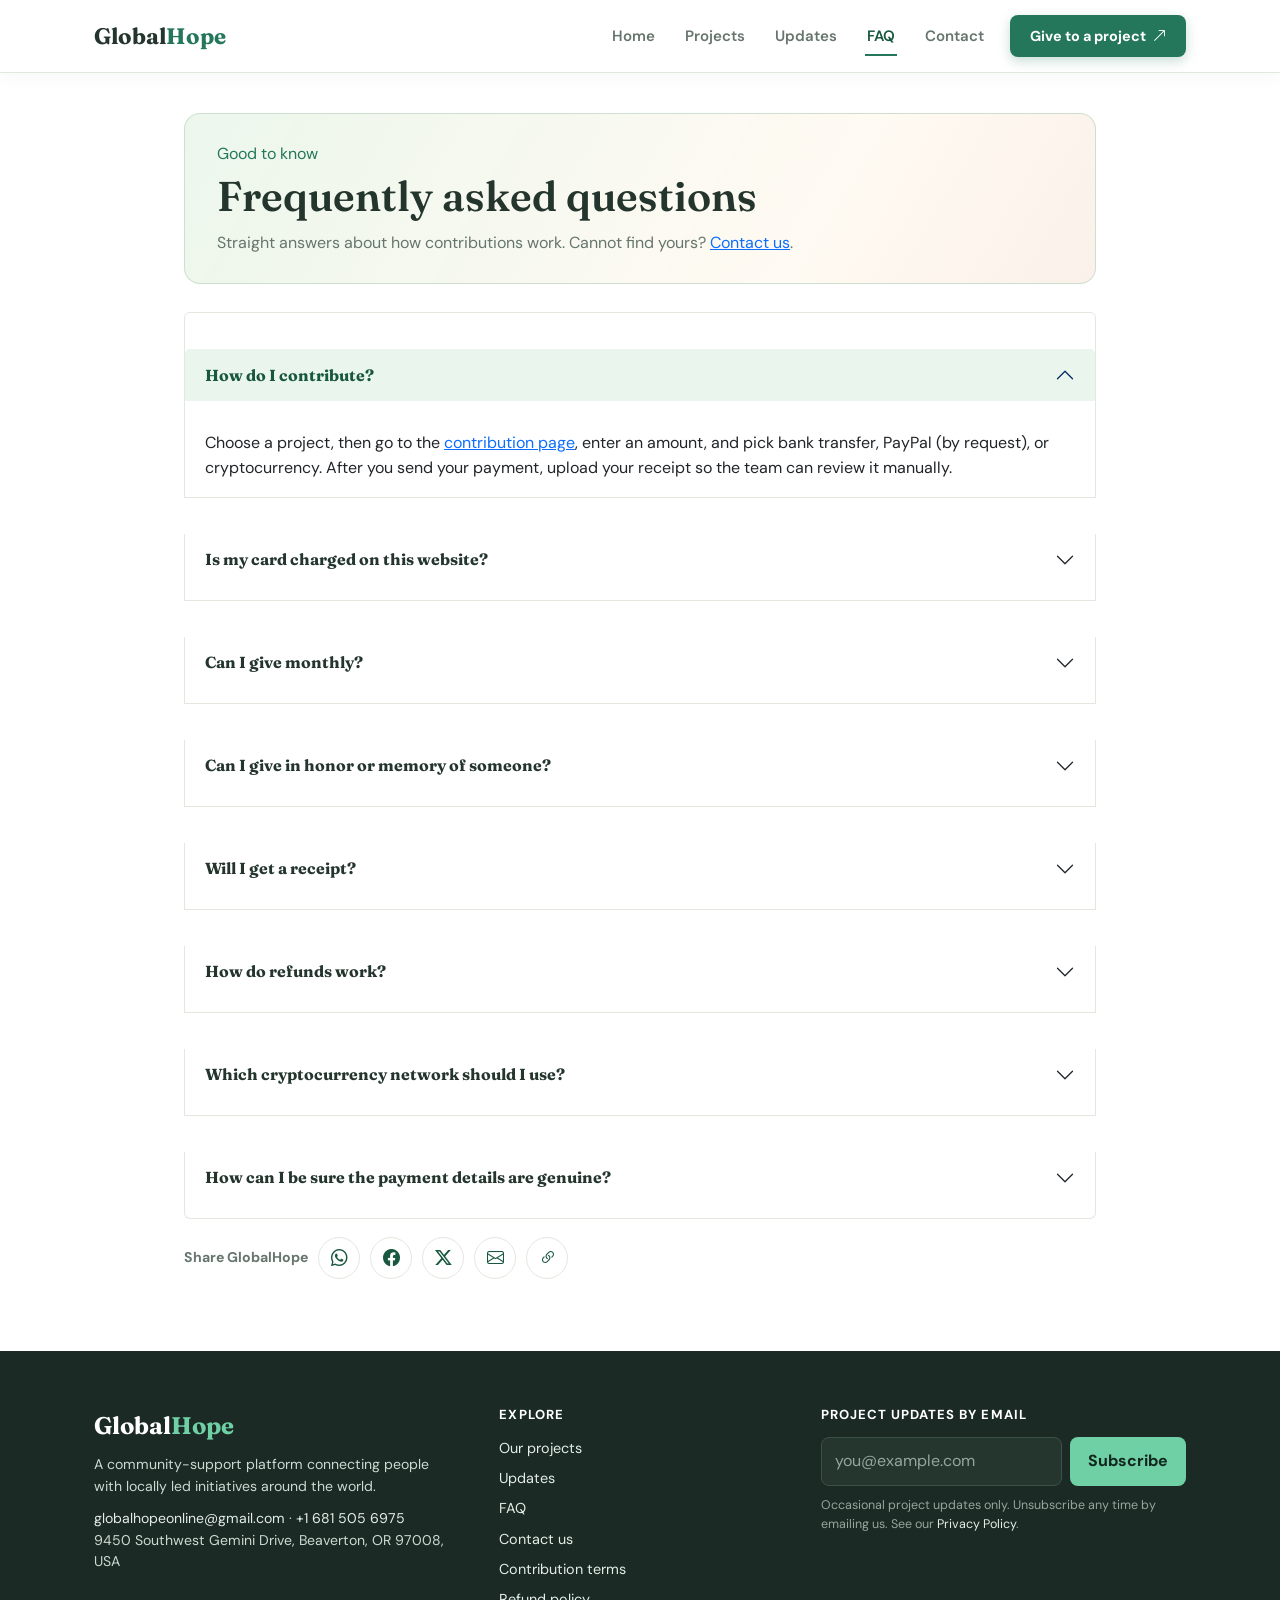
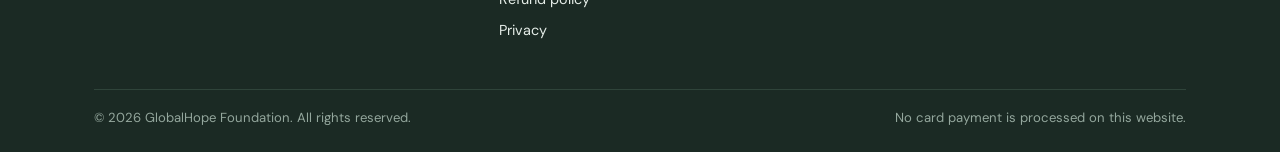
<file: faq.html>
<!DOCTYPE html>
<html lang="en">
<head>
  <meta charset="UTF-8">
  <meta name="viewport" content="width=device-width, initial-scale=1.0">
  <title>FAQ — GlobalHope</title>
  <meta name="description" content="Answers about contributing to GlobalHope: payment methods, monthly giving, acknowledgments, refunds, and cryptocurrency.">
  <meta property="og:title" content="FAQ — GlobalHope">
  <meta property="og:description" content="Answers about contributing to GlobalHope: payment methods, monthly giving, acknowledgments, refunds, and cryptocurrency.">
  <meta property="og:type" content="website">
  <meta property="og:site_name" content="GlobalHope">
  <meta name="theme-color" content="#24775b">
  <link rel="icon" href="favicon.svg" type="image/svg+xml">
  <link rel="preconnect" href="https://fonts.googleapis.com">
  <link rel="preconnect" href="https://fonts.gstatic.com" crossorigin>
  <link rel="preconnect" href="https://cdn.jsdelivr.net" crossorigin>
  <link rel="preload" as="style" href="https://fonts.googleapis.com/css2?family=DM+Sans:wght@400;500;600;700;800&family=Fraunces:opsz,wght@9..144,600;9..144,700&display=swap" onload="this.onload=null;this.rel='stylesheet'">
  <noscript><link rel="stylesheet" href="https://fonts.googleapis.com/css2?family=DM+Sans:wght@400;500;600;700;800&family=Fraunces:opsz,wght@9..144,600;9..144,700&display=swap"></noscript>
  <link href="https://cdn.jsdelivr.net/npm/bootstrap@5.3.3/dist/css/bootstrap.min.css" rel="stylesheet">
  <link rel="preload" as="style" href="https://cdn.jsdelivr.net/npm/bootstrap-icons@1.11.3/font/bootstrap-icons.min.css" onload="this.onload=null;this.rel='stylesheet'">
  <noscript><link rel="stylesheet" href="https://cdn.jsdelivr.net/npm/bootstrap-icons@1.11.3/font/bootstrap-icons.min.css"></noscript>
  <link rel="stylesheet" href="styles.css">
  <link rel="stylesheet" href="site.css">
</head>
<body>
  <main class="gh-page">
    <div class="gh-page-hero">
      <span class="eyebrow">Good to know</span>
      <h1>Frequently asked questions</h1>
      <p>Straight answers about how contributions work. Cannot find yours? <a href="contact.html">Contact us</a>.</p>
    </div>

    <div class="accordion" id="faq">
      <!-- ADD A QUESTION: copy one accordion-item block, change the two ids (faq-q7, faq-a7) and the text. -->
      <div class="accordion-item">
        <h2 class="accordion-header"><button class="accordion-button" type="button" data-bs-toggle="collapse" data-bs-target="#faq-a1" aria-expanded="true" aria-controls="faq-a1">How do I contribute?</button></h2>
        <div id="faq-a1" class="accordion-collapse collapse show" data-bs-parent="#faq"><div class="accordion-body">Choose a project, then go to the <a href="payment.html">contribution page</a>, enter an amount, and pick bank transfer, PayPal (by request), or cryptocurrency. After you send your payment, upload your receipt so the team can review it manually.</div></div>
      </div>
      <div class="accordion-item">
        <h2 class="accordion-header"><button class="accordion-button collapsed" type="button" data-bs-toggle="collapse" data-bs-target="#faq-a2" aria-expanded="false" aria-controls="faq-a2">Is my card charged on this website?</button></h2>
        <div id="faq-a2" class="accordion-collapse collapse" data-bs-parent="#faq"><div class="accordion-body">No. This website does not process card payments or start bank transfers. You send funds yourself and then submit evidence for manual review.</div></div>
      </div>
      <div class="accordion-item">
        <h2 class="accordion-header"><button class="accordion-button collapsed" type="button" data-bs-toggle="collapse" data-bs-target="#faq-a3" aria-expanded="false" aria-controls="faq-a3">Can I give monthly?</button></h2>
        <div id="faq-a3" class="accordion-collapse collapse" data-bs-parent="#faq"><div class="accordion-body">You can tick the monthly-giving option at checkout. No recurring charge is set up automatically; we will reply with monthly-giving information only if you ask for it.</div></div>
      </div>
      <div class="accordion-item">
        <h2 class="accordion-header"><button class="accordion-button collapsed" type="button" data-bs-toggle="collapse" data-bs-target="#faq-a4" aria-expanded="false" aria-controls="faq-a4">Can I give in honor or memory of someone?</button></h2>
        <div id="faq-a4" class="accordion-collapse collapse" data-bs-parent="#faq"><div class="accordion-body">Yes. On the contribution page, tick the tribute option and enter the person&rsquo;s name. We record it with your contribution.</div></div>
      </div>
      <div class="accordion-item">
        <h2 class="accordion-header"><button class="accordion-button collapsed" type="button" data-bs-toggle="collapse" data-bs-target="#faq-a5" aria-expanded="false" aria-controls="faq-a5">Will I get a receipt?</button></h2>
        <div id="faq-a5" class="accordion-collapse collapse" data-bs-parent="#faq"><div class="accordion-body">After you submit your evidence you can print or save a confirmation of what you submitted. If you ask for an acknowledgment, we send one after manual review. An acknowledgment is not a tax receipt, and we do not promise tax deductibility.</div></div>
      </div>
      <div class="accordion-item">
        <h2 class="accordion-header"><button class="accordion-button collapsed" type="button" data-bs-toggle="collapse" data-bs-target="#faq-a6" aria-expanded="false" aria-controls="faq-a6">How do refunds work?</button></h2>
        <div id="faq-a6" class="accordion-collapse collapse" data-bs-parent="#faq"><div class="accordion-body">Contact us within 30 days if a contribution was duplicated or made by mistake. We acknowledge requests within five business days. Cryptocurrency transfers are generally irreversible and are reviewed individually. Read the full <a href="terms.html#refunds">refund policy</a>.</div></div>
      </div>
      <div class="accordion-item">
        <h2 class="accordion-header"><button class="accordion-button collapsed" type="button" data-bs-toggle="collapse" data-bs-target="#faq-a7" aria-expanded="false" aria-controls="faq-a7">Which cryptocurrency network should I use?</button></h2>
        <div id="faq-a7" class="accordion-collapse collapse" data-bs-parent="#faq"><div class="accordion-body">Send only the coin shown with each address, on its own network: Bitcoin on the Bitcoin network, Ethereum on the Ethereum network, and Litecoin on the Litecoin network. Funds sent on a different network may be lost. Always copy the address from the checkout page and double-check it.</div></div>
      </div>
      <div class="accordion-item">
        <h2 class="accordion-header"><button class="accordion-button collapsed" type="button" data-bs-toggle="collapse" data-bs-target="#faq-a8" aria-expanded="false" aria-controls="faq-a8">How can I be sure the payment details are genuine?</button></h2>
        <div id="faq-a8" class="accordion-collapse collapse" data-bs-parent="#faq"><div class="accordion-body">Independently verify the details before sending. Email <a href="mailto:globalhopeonline@gmail.com">globalhopeonline@gmail.com</a> or call <a href="tel:+16815056975">+1 681 505 6975</a> and we will confirm them.</div></div>
      </div>
    </div>

    <div data-share></div>
  </main>
  <script src="https://cdn.jsdelivr.net/npm/bootstrap@5.3.3/dist/js/bootstrap.bundle.min.js" defer></script>
  <script src="site.js" defer></script>
</body>
</html>
</file>
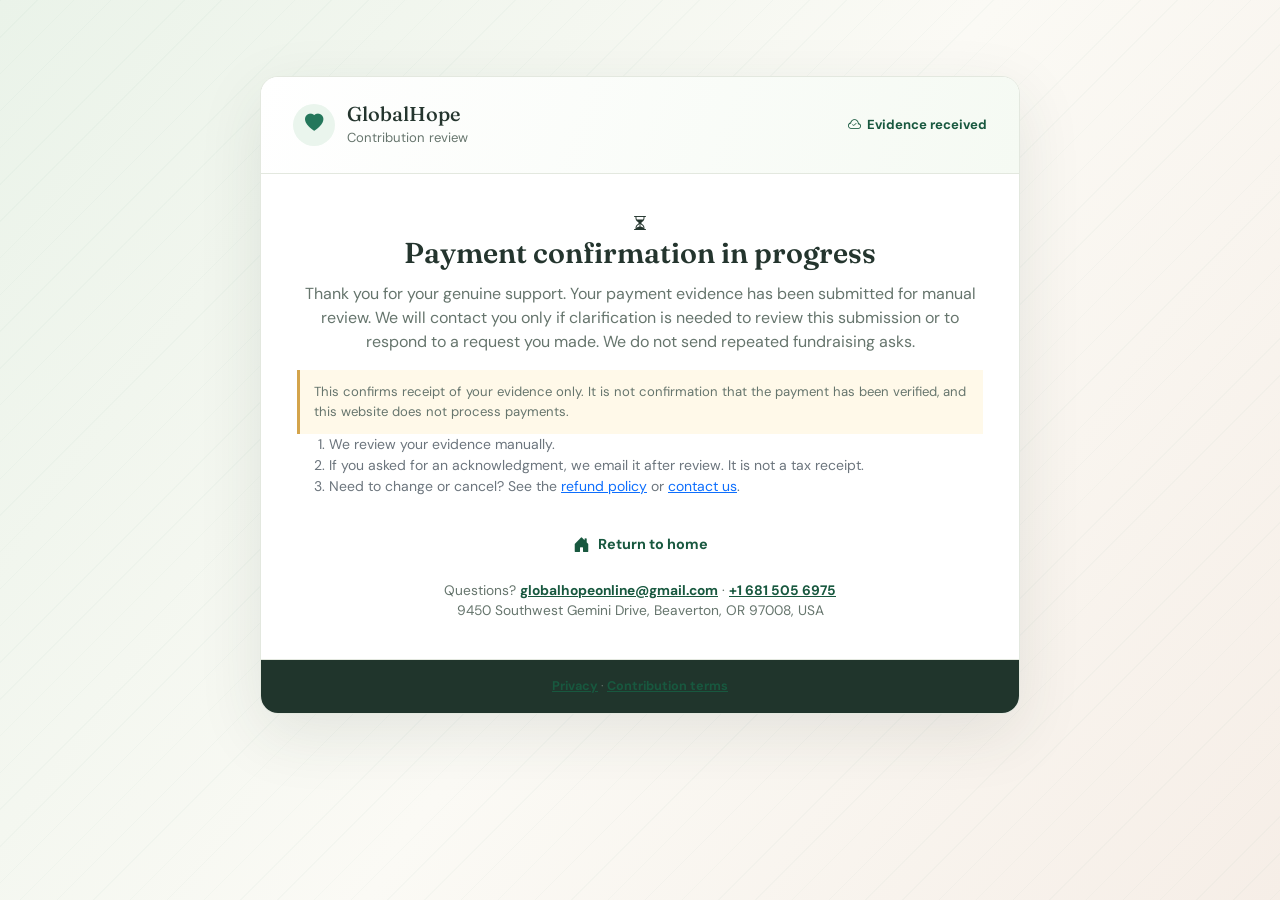
<file: payment-success.html>
<!DOCTYPE html>
<html lang="en">
<head>
  <meta charset="UTF-8">
  <meta name="viewport" content="width=device-width, initial-scale=1.0">
  <title>Evidence received — GlobalHope</title>
  <meta name="description" content="Your payment evidence has been received by GlobalHope for manual review.">
  <meta property="og:title" content="Evidence received — GlobalHope">
  <meta property="og:description" content="Your payment evidence has been received by GlobalHope for manual review.">
  <meta property="og:type" content="website">
  <meta property="og:site_name" content="GlobalHope">
  <meta name="theme-color" content="#24775b">
  <link rel="icon" href="favicon.svg" type="image/svg+xml">
  <link rel="preconnect" href="https://fonts.googleapis.com">
  <link rel="preconnect" href="https://fonts.gstatic.com" crossorigin>
  <link rel="preconnect" href="https://cdn.jsdelivr.net" crossorigin>
  <link rel="preload" as="style" href="https://fonts.googleapis.com/css2?family=DM+Sans:wght@400;500;600;700;800&family=Fraunces:opsz,wght@9..144,600;9..144,700&display=swap" onload="this.onload=null;this.rel='stylesheet'">
  <noscript><link rel="stylesheet" href="https://fonts.googleapis.com/css2?family=DM+Sans:wght@400;500;600;700;800&family=Fraunces:opsz,wght@9..144,600;9..144,700&display=swap"></noscript>
  <link href="https://cdn.jsdelivr.net/npm/bootstrap@5.3.3/dist/css/bootstrap.min.css" rel="stylesheet">
  <link rel="preload" as="style" href="https://cdn.jsdelivr.net/npm/bootstrap-icons@1.11.3/font/bootstrap-icons.min.css" onload="this.onload=null;this.rel='stylesheet'">
  <noscript><link rel="stylesheet" href="https://cdn.jsdelivr.net/npm/bootstrap-icons@1.11.3/font/bootstrap-icons.min.css"></noscript>
  <link rel="stylesheet" href="styles.css">
  <link rel="stylesheet" href="site.css">
</head>
<body class="checkout-page">
  <main class="checkout-shell checkout-result" id="main-content">
    <header class="checkout-top">
      <a class="checkout-brand text-decoration-none text-reset" href="index.html">
        <span class="checkout-mark"><i class="bi bi-heart-fill" aria-hidden="true"></i></span>
        <span><h1>GlobalHope</h1><p>Contribution review</p></span>
      </a>
      <span class="checkout-secure"><i class="bi bi-cloud-check" aria-hidden="true"></i> Evidence received</span>
    </header>
    <section class="checkout-result-body">
      <div class="checkout-check"><i class="bi bi-hourglass-split" aria-hidden="true"></i></div>
      <h2>Payment confirmation in progress</h2>
      <p>Thank you for your genuine support. Your payment evidence has been submitted for manual review. We will contact you only if clarification is needed to review this submission or to respond to a request you made. We do not send repeated fundraising asks.</p>
      <p class="checkout-notice">This confirms receipt of your evidence only. It is not confirmation that the payment has been verified, and this website does not process payments.</p>
      <div class="receipt-card" id="receipt" hidden>
        <h3 class="h6 mb-3">Your submission summary</h3>
        <dl id="receipt-list"></dl>
        <button class="btn checkout-btn checkout-btn-ghost mt-3 no-print" type="button" id="print-receipt"><i class="bi bi-printer me-2" aria-hidden="true"></i>Print or save as PDF</button>
        <a class="btn checkout-btn checkout-btn-ghost mt-3 no-print" id="email-receipt" href="#"><i class="bi bi-envelope me-2" aria-hidden="true"></i>Email this summary to myself</a>
      </div>
      <ol class="text-start small text-secondary no-print">
        <li>We review your evidence manually.</li>
        <li>If you asked for an acknowledgment, we email it after review. It is not a tax receipt.</li>
        <li>Need to change or cancel? See the <a href="terms.html#refunds">refund policy</a> or <a href="contact.html">contact us</a>.</li>
      </ol>
      <a class="checkout-home-link" href="index.html" aria-label="Return to GlobalHope home" title="Return to home"><i class="bi bi-house-door-fill" aria-hidden="true"></i><span>Return to home</span></a>
      <p class="checkout-result-help">Questions? <a href="mailto:globalhopeonline@gmail.com">globalhopeonline@gmail.com</a> · <a href="tel:+16815056975">+1 681 505 6975</a><br>9450 Southwest Gemini Drive, Beaverton, OR 97008, USA</p>
    </section>
    <footer class="checkout-footer"><a href="privacy.html">Privacy</a> · <a href="terms.html">Contribution terms</a></footer>
  </main>
  <script>
    try {
      const data = JSON.parse(sessionStorage.getItem("ghReceipt") || "null");
      if (data) {
        const rows = [["Date", data.date], ["Name", data.name], ["Email", data.email], ["Amount", data.amount], ["Project", data.project], ["Method", data.method], ["Reference", data.reference], ["Tribute", data.tribute], ["Monthly giving", data.monthly ? "Interested; contact me about options" : ""]];
        const list = document.querySelector("#receipt-list");
        rows.filter(([, value]) => value).forEach(([label, value]) => {
          const dt = document.createElement("dt");
          const dd = document.createElement("dd");
          dt.textContent = label;
          dd.textContent = value;
          list.append(dt, dd);
        });
        document.querySelector("#receipt").hidden = false;
        document.querySelector("#print-receipt").addEventListener("click", () => window.print());
        const text = rows.filter(([, v]) => v).map(([k, v]) => `${k}: ${v}`).join("\n");
        document.querySelector("#email-receipt").href = `mailto:${encodeURIComponent(data.email || "")}?subject=${encodeURIComponent("My GlobalHope contribution summary")}&body=${encodeURIComponent(text)}`;
      }
    } catch { /* no stored summary */ }
  </script>
</body>
</html>
</file>
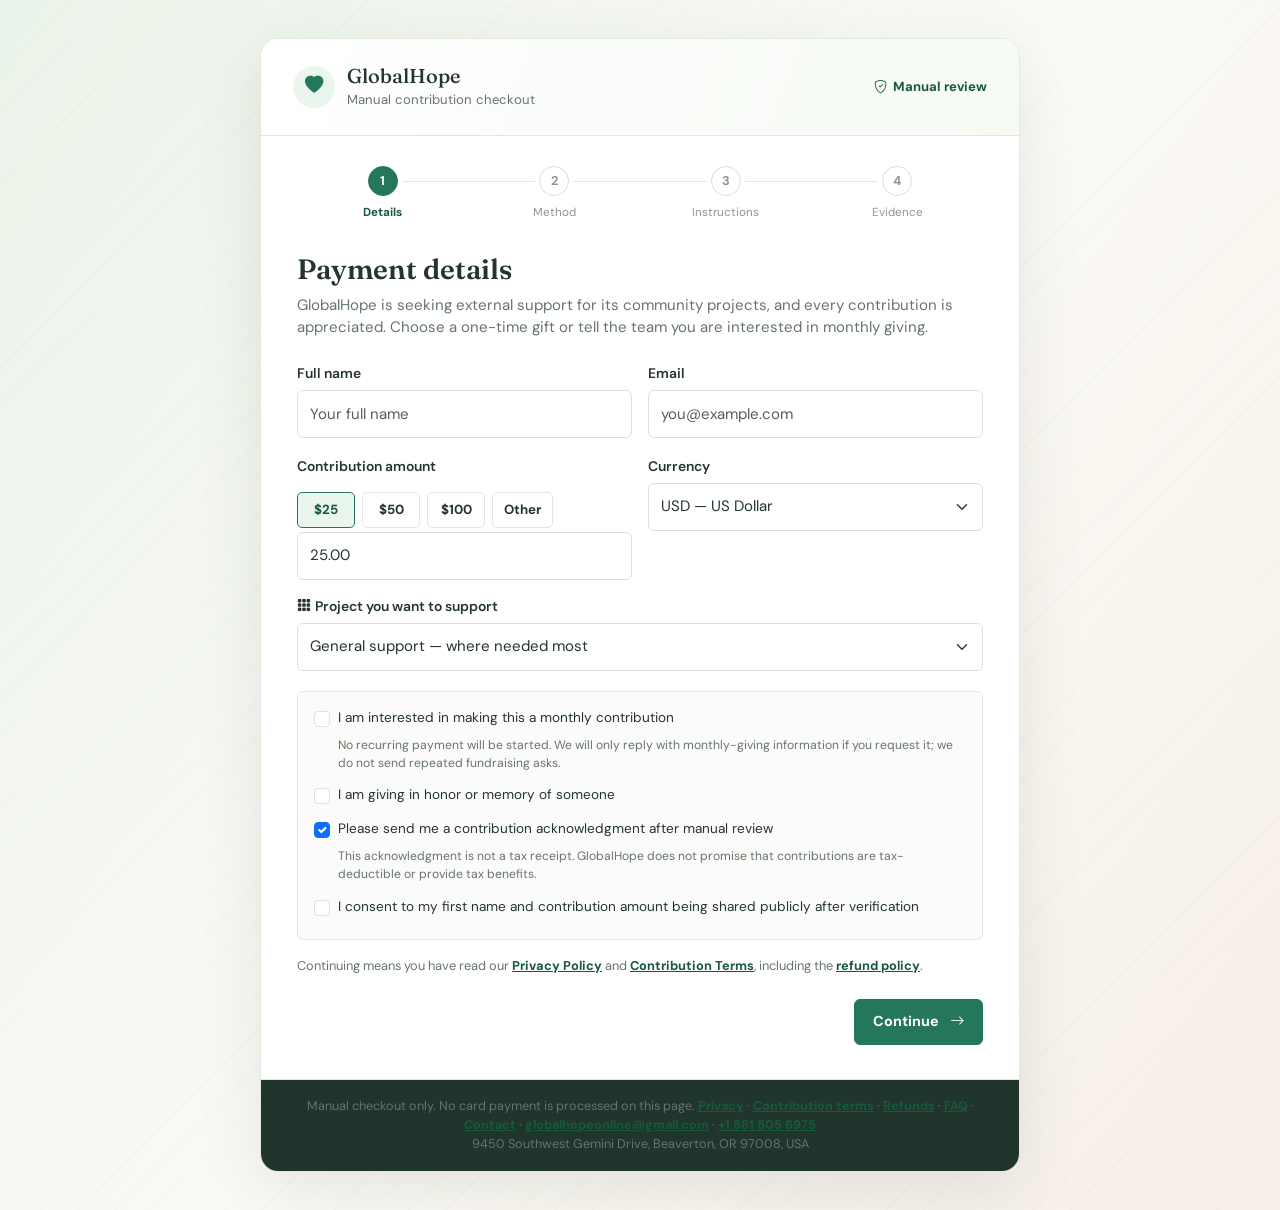
<file: payment.html>
<!DOCTYPE html>
<html lang="en">
<head>
  <meta charset="UTF-8" />
  <meta name="viewport" content="width=device-width, initial-scale=1.0" />
  <title>Support GlobalHope — Checkout</title>
  <meta name="description" content="Contribute to a GlobalHope project by bank transfer, PayPal request, or cryptocurrency, with manual review.">
  <meta property="og:title" content="Support GlobalHope — Checkout">
  <meta property="og:description" content="Contribute to a GlobalHope project by bank transfer, PayPal request, or cryptocurrency, with manual review.">
  <meta property="og:type" content="website">
  <meta property="og:site_name" content="GlobalHope">
  <meta name="theme-color" content="#24775b">
  <link rel="icon" href="favicon.svg" type="image/svg+xml">
  <link rel="preconnect" href="https://fonts.googleapis.com" />
  <link rel="preconnect" href="https://fonts.gstatic.com" crossorigin />
  <link rel="preconnect" href="https://cdn.jsdelivr.net" crossorigin>
  <link rel="preload" as="style" href="https://fonts.googleapis.com/css2?family=DM+Sans:wght@400;500;600;700;800&family=Fraunces:opsz,wght@9..144,600;9..144,700&display=swap" onload="this.onload=null;this.rel='stylesheet'">
  <noscript><link rel="stylesheet" href="https://fonts.googleapis.com/css2?family=DM+Sans:wght@400;500;600;700;800&family=Fraunces:opsz,wght@9..144,600;9..144,700&display=swap"></noscript>
  <link href="https://cdn.jsdelivr.net/npm/bootstrap@5.3.3/dist/css/bootstrap.min.css" rel="stylesheet" />
  <link rel="preload" as="style" href="https://cdn.jsdelivr.net/npm/bootstrap-icons@1.11.3/font/bootstrap-icons.min.css" onload="this.onload=null;this.rel='stylesheet'">
  <noscript><link rel="stylesheet" href="https://cdn.jsdelivr.net/npm/bootstrap-icons@1.11.3/font/bootstrap-icons.min.css"></noscript>
  <link rel="stylesheet" href="styles.css" />
  <link rel="stylesheet" href="site.css" />
</head>
<body>
  <main class="checkout-page" id="main-content">
    <section class="checkout-shell">

      <!-- Brand header -->
      <header class="checkout-top">
        <a class="checkout-brand text-decoration-none text-reset" href="index.html">
          <span class="checkout-mark"><i class="bi bi-heart-fill" aria-hidden="true"></i></span>
          <span>
          <h1 id="brand-name">GlobalHope</h1>
          <p>Manual contribution checkout</p>
          </span>
        </a>
        <span class="checkout-secure">
          <i class="bi bi-shield-check" aria-hidden="true"></i>
          Manual review
        </span>
      </header>

      <!-- Progress indicator -->
      <div class="checkout-content">
      <ol class="checkout-progress" aria-label="Checkout progress">
        <li class="is-active"><i>1</i><span>Details</span></li>
        <li><i>2</i><span>Method</span></li>
        <li><i>3</i><span>Instructions</span></li>
        <li><i>4</i><span>Evidence</span></li>
      </ol>

      <!-- STEP 1 — Payment details -->
      <form class="checkout-step is-active" id="checkout-form" novalidate>
        <h2>Payment details</h2>
        <p class="checkout-muted">GlobalHope is seeking external support for its community projects, and every contribution is appreciated. Choose a one-time gift or tell the team you are interested in monthly giving.</p>

        <div class="row g-3">
          <div class="field col-md-6">
            <label class="form-label" for="payer-name">Full name</label>
            <input class="form-control" id="payer-name" type="text" placeholder="Your full name" autocomplete="name" required />
          </div>
          <div class="field col-md-6">
            <label class="form-label" for="payer-email">Email</label>
            <input class="form-control" id="payer-email" type="email" placeholder="you@example.com" autocomplete="email" required />
          </div>
        </div>

        <div class="row g-3 mt-0">
          <div class="field col-md-6">
            <label class="form-label" for="amount">Contribution amount</label>
            <span class="amount-presets" role="group" aria-label="Suggested contribution amounts">
              <button class="amount-preset" type="button" data-amount="25" aria-pressed="false">$25</button>
              <button class="amount-preset" type="button" data-amount="50" aria-pressed="false">$50</button>
              <button class="amount-preset" type="button" data-amount="100" aria-pressed="false">$100</button>
              <button class="amount-preset" type="button" data-amount="other" aria-pressed="false">Other</button>
            </span>
            <input class="form-control mt-1" id="amount" type="number" min="1" max="100000" step="0.01" value="25.00" inputmode="decimal" required />
          </div>
          <div class="field col-md-6">
            <label class="form-label" for="currency">Currency</label>
            <select class="form-select" id="currency">
              <option value="USD" selected>USD — US Dollar</option>
              <option value="EUR">EUR — Euro</option>
              <option value="GBP">GBP — British Pound</option>
              <option value="CAD">CAD — Canadian Dollar</option>
              <option value="AUD">AUD — Australian Dollar</option>
              <option value="NGN">NGN — Nigerian Naira</option>
              <option value="INR">INR — Indian Rupee</option>
            </select>
          </div>
        </div>

        <label class="field d-block mt-3 form-label" for="purpose"><i class="bi bi-grid-3x3-gap-fill me-1" aria-hidden="true"></i>Project you want to support</label>
        <select class="form-select mt-1" id="purpose" required>
          <option value="general">General support — where needed most</option>
          <option value="food-security">Food Security &amp; Agricultural Development</option>
          <option value="healthcare">Healthcare &amp; Medical Access</option>
          <option value="shelter-housing">Emergency Shelter &amp; Affordable Housing</option>
          <option value="education">Education &amp; Literacy Programs</option>
          <option value="clean-water">Clean Water &amp; Sanitation Access</option>
          <option value="animal-welfare">Animal Welfare &amp; Rescue</option>
          <option value="environment">Environmental Conservation &amp; Climate Tech</option>
          <option value="disaster-relief">Disaster Relief &amp; Emergency Response</option>
          <option value="arts-culture">Arts, Culture &amp; Heritage Preservation</option>
          <option value="elderly-support">Elderly Support &amp; Senior Care</option>
          <option value="veterans-first-responders">Veterans &amp; First Responder Assistance</option>
          <option value="legal-aid">Legal Aid &amp; Social Justice Advocacy</option>
          <option value="mental-health">Mental Health &amp; Suicide Prevention</option>
          <option value="economic-empowerment">Economic Empowerment &amp; Micro-Loans</option>
          <option value="youth-mentorship">Youth Mentorship &amp; After-School Programs</option>
        </select>

        <div class="checkout-preferences">
          <label class="form-check"><input class="form-check-input" id="monthly-intent" type="checkbox"><span class="form-check-label">I am interested in making this a monthly contribution</span></label>
          <p>No recurring payment will be started. We will only reply with monthly-giving information if you request it; we do not send repeated fundraising asks.</p>
          <label class="form-check"><input class="form-check-input" id="tribute-intent" type="checkbox"><span class="form-check-label">I am giving in honor or memory of someone</span></label>
          <div class="tribute-fields" id="tribute-fields" hidden>
            <select class="form-select" id="tribute-type" aria-label="Tribute type"><option>In honor of</option><option>In memory of</option></select>
            <input class="form-control" id="tribute-name" type="text" maxlength="120" placeholder="Name of the person" aria-label="Name of the person">
          </div>
          <label class="form-check"><input class="form-check-input" id="receipt-request" type="checkbox" checked><span class="form-check-label">Please send me a contribution acknowledgment after manual review</span></label>
          <p>This acknowledgment is not a tax receipt. GlobalHope does not promise that contributions are tax-deductible or provide tax benefits.</p>
          <label class="form-check"><input class="form-check-input" id="donor-public" type="checkbox"><span class="form-check-label">I consent to my first name and contribution amount being shared publicly after verification</span></label>
        </div>

        <p class="checkout-legal">Continuing means you have read our <a href="privacy.html" target="_blank" rel="noopener">Privacy Policy</a> and <a href="terms.html" target="_blank" rel="noopener">Contribution Terms</a>, including the <a href="terms.html#refunds" target="_blank" rel="noopener">refund policy</a>.</p>

        <p class="error" id="err-1" hidden></p>

        <div class="checkout-actions checkout-actions--end">
          <button class="btn checkout-btn checkout-btn-primary" type="submit">Continue <i class="bi bi-arrow-right ms-2" aria-hidden="true"></i></button>
        </div>
      </form>

      <!-- STEP 2 — Choose method -->
      <section class="checkout-step" id="step-2">
        <h2>Choose a payment method</h2>
        <p class="checkout-muted">Choose a method to see what to do next.</p>

        <div class="checkout-methods">
          <button class="checkout-method" type="button" data-method="bank" aria-pressed="false">
            <i class="checkout-method__icon bi bi-bank" aria-hidden="true"></i>
            <strong>Bank transfer</strong>
            <small>View verified bank details</small>
          </button>

          <button class="checkout-method" type="button" data-method="paypal" aria-pressed="false">
            <i class="checkout-method__icon bi bi-wallet2" aria-hidden="true"></i>
            <strong>PayPal</strong>
            <small>Request the official donation link</small>
          </button>

          <button class="checkout-method" type="button" data-method="crypto" aria-pressed="false">
            <i class="checkout-method__icon bi bi-currency-bitcoin" aria-hidden="true"></i>
            <strong>Cryptocurrency</strong>
            <small>BTC, ETH, and LTC wallet details</small>
          </button>
        </div>

        <div class="checkout-actions">
          <button class="btn checkout-btn checkout-btn-ghost" type="button" data-back="1"><i class="bi bi-arrow-left me-2" aria-hidden="true"></i>Back</button>
        </div>
      </section>

      <!-- STEP 3 — Method-specific instructions (rendered by JS) -->
      <section class="checkout-step" id="step-3">
        <h2 id="instructions-title">Payment instructions</h2>
        <p class="checkout-muted">Please review the details carefully before sending any funds.</p>
        <div class="checkout-summary js-summary" id="summary-3"></div>
        <div id="instructions-body"></div>

        <div class="checkout-actions">
          <button class="btn checkout-btn checkout-btn-ghost" type="button" data-back="2"><i class="bi bi-arrow-left me-2" aria-hidden="true"></i>Change method</button>
          <button class="btn checkout-btn checkout-btn-primary" type="button" id="paid-btn">Continue to confirmation <i class="bi bi-arrow-right ms-2" aria-hidden="true"></i></button>
        </div>
      </section>

      <!-- STEP 4 — Confirm payment -->
      <form class="checkout-step" id="step-4" name="payment-evidence" method="POST" action="payment-success.html" enctype="multipart/form-data" data-netlify="true" data-netlify-honeypot="bot-field" novalidate>
        <input type="hidden" name="form-name" value="payment-evidence" />
        <div class="visually-hidden" aria-hidden="true"><label>Leave this field empty<input name="bot-field" tabindex="-1" autocomplete="off" /></label></div>
        <input type="hidden" name="donor-name" id="submission-name" />
        <input type="hidden" name="donor-email" id="submission-email" />
        <input type="hidden" name="contribution-amount" id="submission-amount" />
        <input type="hidden" name="contribution-currency" id="submission-currency" />
        <input type="hidden" name="project" id="submission-project" />
        <input type="hidden" name="payment-method" id="submission-method" />
        <input type="hidden" name="crypto-currency" id="submission-crypto" />
        <input type="hidden" name="monthly-giving-interest" id="submission-monthly" />
        <input type="hidden" name="tribute" id="submission-tribute" />
        <input type="hidden" name="contribution-acknowledgment-requested" id="submission-receipt" />
        <input type="hidden" name="public-listing-consent" id="submission-consent" />
        <h2>Upload payment evidence</h2>
        <p class="checkout-muted">Add the payment reference and upload a receipt or screenshot. GlobalHope will review the submission manually.</p>
        <div class="checkout-summary js-summary" id="summary-4"></div>

        <label class="field d-block"><span id="ref-label">Payment reference</span>
          <input class="form-control mt-1" id="reference" name="payment-reference" type="text" placeholder="Transaction ID or bank reference" maxlength="120" required />
        </label>

        <label class="field d-block mt-3">Note <span class="text-secondary fw-normal">(optional)</span>
          <textarea class="form-control mt-1" id="note" name="donor-note" rows="3" maxlength="500" placeholder="Anything helpful for matching your contribution?"></textarea>
        </label>

        <label class="field d-block mt-3" for="payment-evidence">Payment receipt or screenshot
          <input class="form-control mt-1" id="payment-evidence" name="payment-evidence" type="file" accept="image/*,.pdf" required />
        </label>
        <p class="checkout-upload-note"><i class="bi bi-shield-lock me-1" aria-hidden="true"></i>Upload only evidence needed to verify this transfer. Hide unrelated balances, full card numbers, passwords, and security codes.</p>

        <p class="error" id="err-4" hidden></p>

        <div class="checkout-actions">
          <button class="btn checkout-btn checkout-btn-ghost" type="button" data-back="3"><i class="bi bi-arrow-left me-2" aria-hidden="true"></i>Back</button>
          <button class="btn checkout-btn checkout-btn-primary" type="submit">Submit evidence for review <i class="bi bi-cloud-arrow-up ms-2" aria-hidden="true"></i></button>
        </div>
      </form>
      </div>

      <footer class="checkout-footer">
        Manual checkout only. No card payment is processed on this page. <a href="privacy.html">Privacy</a> · <a href="terms.html">Contribution terms</a> · <a href="terms.html#refunds">Refunds</a> · <a href="faq.html">FAQ</a> · <a href="contact.html">Contact</a> · <a href="mailto:globalhopeonline@gmail.com">globalhopeonline@gmail.com</a> · <a href="tel:+16815056975">+1 681 505 6975</a><br>9450 Southwest Gemini Drive, Beaverton, OR 97008, USA
      </footer>

    </section>
  </main>

  <script src="https://cdn.jsdelivr.net/npm/bootstrap@5.3.3/dist/js/bootstrap.bundle.min.js" defer></script>
  <script src="script.js" defer></script>
</body>
</html>
</file>
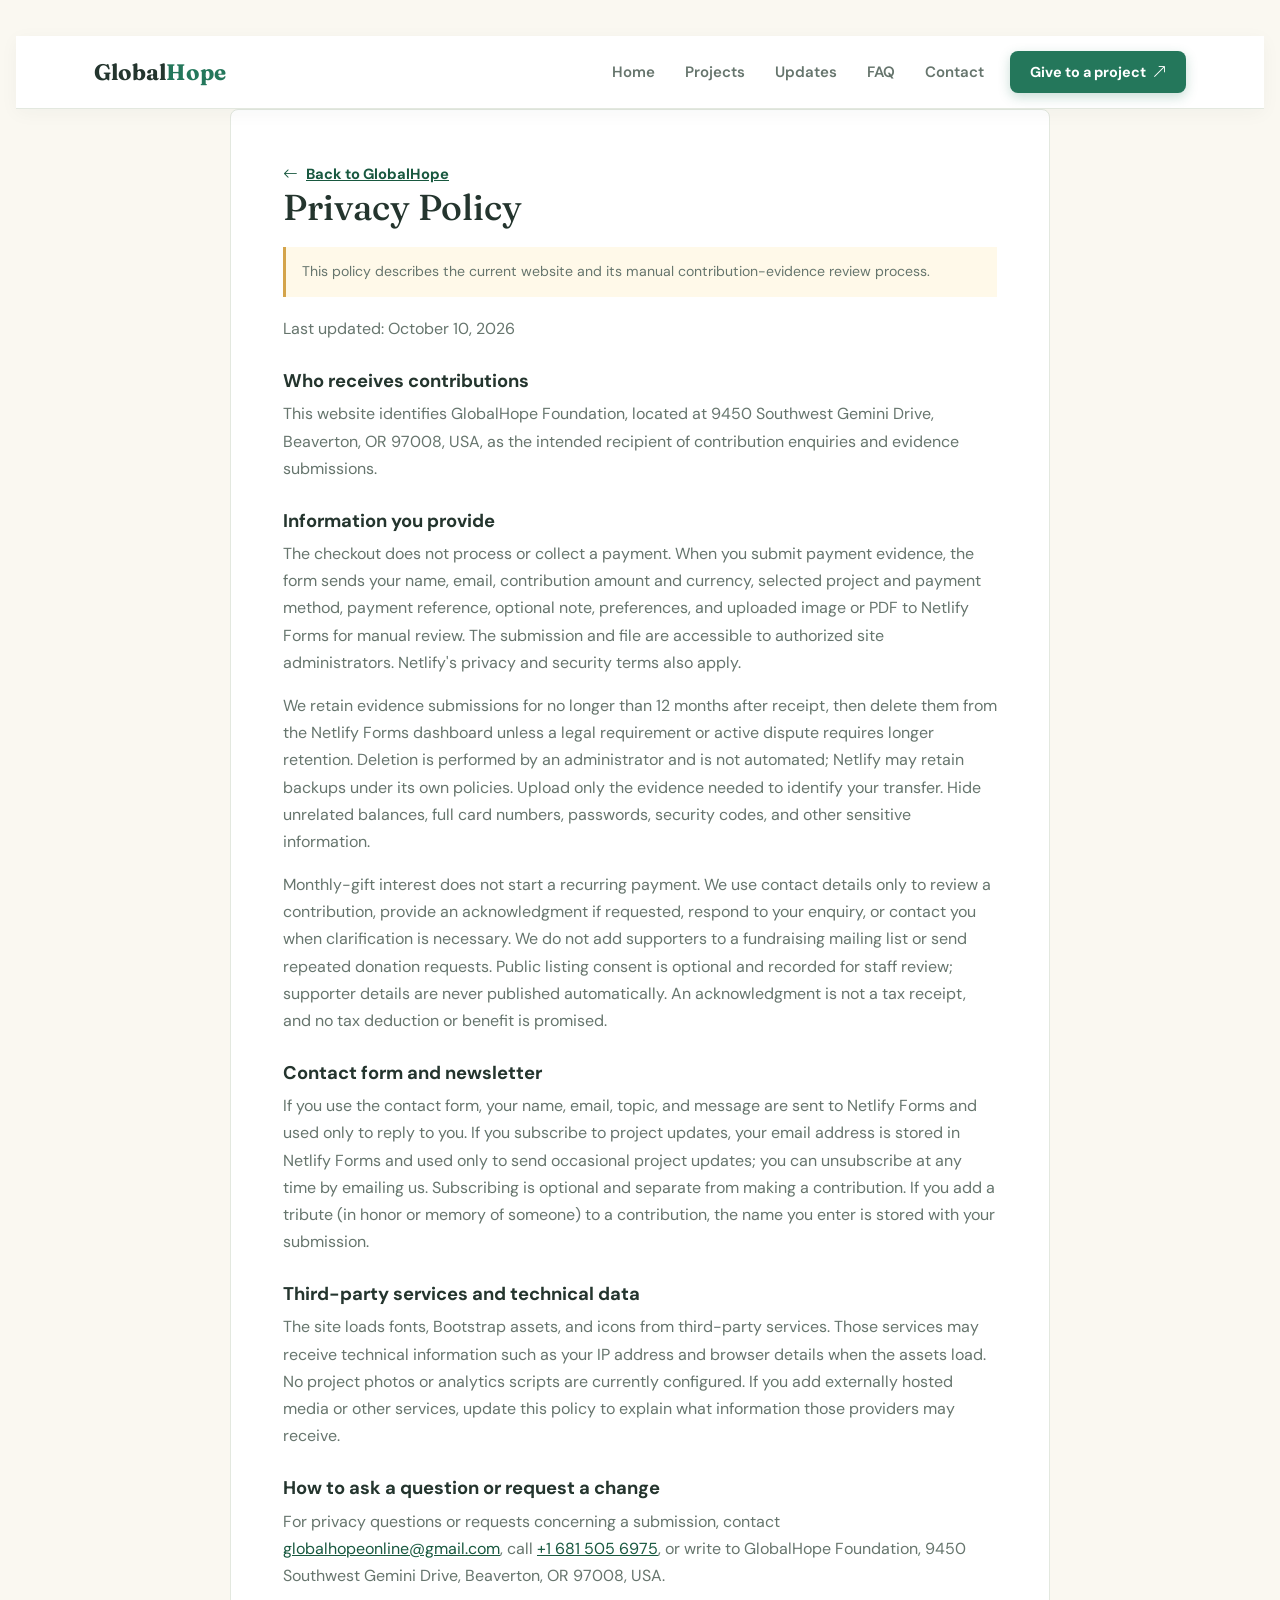
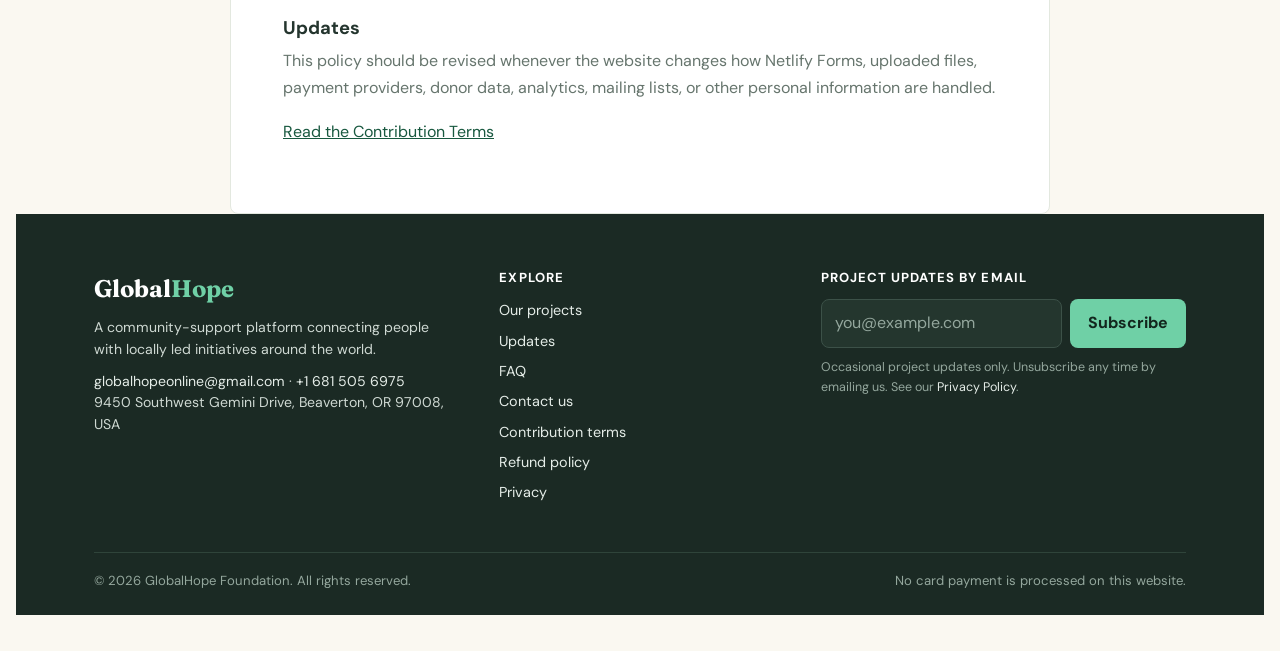
<file: privacy.html>
<!DOCTYPE html>
<html lang="en">
<head>
  <meta charset="UTF-8">
  <meta name="viewport" content="width=device-width, initial-scale=1.0">
  <title>Privacy Policy — GlobalHope</title>
  <meta name="description" content="How GlobalHope collects, uses, and protects your information.">
  <meta property="og:title" content="Privacy Policy — GlobalHope">
  <meta property="og:description" content="How GlobalHope collects, uses, and protects your information.">
  <meta property="og:type" content="website">
  <meta property="og:site_name" content="GlobalHope">
  <meta name="theme-color" content="#24775b">
  <link rel="icon" href="favicon.svg" type="image/svg+xml">
  <link rel="preconnect" href="https://fonts.googleapis.com">
  <link rel="preconnect" href="https://fonts.gstatic.com" crossorigin>
  <link rel="preconnect" href="https://cdn.jsdelivr.net" crossorigin>
  <link rel="preload" as="style" href="https://fonts.googleapis.com/css2?family=DM+Sans:wght@400;500;600;700;800&family=Fraunces:opsz,wght@9..144,600;9..144,700&display=swap" onload="this.onload=null;this.rel='stylesheet'">
  <noscript><link rel="stylesheet" href="https://fonts.googleapis.com/css2?family=DM+Sans:wght@400;500;600;700;800&family=Fraunces:opsz,wght@9..144,600;9..144,700&display=swap"></noscript>
  <link href="https://cdn.jsdelivr.net/npm/bootstrap@5.3.3/dist/css/bootstrap.min.css" rel="stylesheet">
  <link rel="preload" as="style" href="https://cdn.jsdelivr.net/npm/bootstrap-icons@1.11.3/font/bootstrap-icons.min.css" onload="this.onload=null;this.rel='stylesheet'">
  <noscript><link rel="stylesheet" href="https://cdn.jsdelivr.net/npm/bootstrap-icons@1.11.3/font/bootstrap-icons.min.css"></noscript>
  <link rel="stylesheet" href="styles.css">
  <link rel="stylesheet" href="site.css">
</head>
<body class="policy-page">
  <main class="policy-shell">
    <a href="index.html" class="cause-link"><i class="bi bi-arrow-left" aria-hidden="true"></i> Back to GlobalHope</a>
    <h1>Privacy Policy</h1>
    <p class="policy-draft">This policy describes the current website and its manual contribution-evidence review process.</p>
    <p>Last updated: October 10, 2026</p>

    <h2>Who receives contributions</h2>
    <p>This website identifies GlobalHope Foundation, located at 9450 Southwest Gemini Drive, Beaverton, OR 97008, USA, as the intended recipient of contribution enquiries and evidence submissions.</p>

    <h2>Information you provide</h2>
    <p>The checkout does not process or collect a payment. When you submit payment evidence, the form sends your name, email, contribution amount and currency, selected project and payment method, payment reference, optional note, preferences, and uploaded image or PDF to Netlify Forms for manual review. The submission and file are accessible to authorized site administrators. Netlify's privacy and security terms also apply.</p>
    <p>We retain evidence submissions for no longer than 12 months after receipt, then delete them from the Netlify Forms dashboard unless a legal requirement or active dispute requires longer retention. Deletion is performed by an administrator and is not automated; Netlify may retain backups under its own policies. Upload only the evidence needed to identify your transfer. Hide unrelated balances, full card numbers, passwords, security codes, and other sensitive information.</p>
    <p>Monthly-gift interest does not start a recurring payment. We use contact details only to review a contribution, provide an acknowledgment if requested, respond to your enquiry, or contact you when clarification is necessary. We do not add supporters to a fundraising mailing list or send repeated donation requests. Public listing consent is optional and recorded for staff review; supporter details are never published automatically. An acknowledgment is not a tax receipt, and no tax deduction or benefit is promised.</p>

    <h2>Contact form and newsletter</h2>
    <p>If you use the contact form, your name, email, topic, and message are sent to Netlify Forms and used only to reply to you. If you subscribe to project updates, your email address is stored in Netlify Forms and used only to send occasional project updates; you can unsubscribe at any time by emailing us. Subscribing is optional and separate from making a contribution. If you add a tribute (in honor or memory of someone) to a contribution, the name you enter is stored with your submission.</p>

    <h2>Third-party services and technical data</h2>
    <p>The site loads fonts, Bootstrap assets, and icons from third-party services. Those services may receive technical information such as your IP address and browser details when the assets load. No project photos or analytics scripts are currently configured. If you add externally hosted media or other services, update this policy to explain what information those providers may receive.</p>

    <h2>How to ask a question or request a change</h2>
    <p>For privacy questions or requests concerning a submission, contact <a href="mailto:globalhopeonline@gmail.com">globalhopeonline@gmail.com</a>, call <a href="tel:+16815056975">+1 681 505 6975</a>, or write to GlobalHope Foundation, 9450 Southwest Gemini Drive, Beaverton, OR 97008, USA.</p>

    <h2>Updates</h2>
    <p>This policy should be revised whenever the website changes how Netlify Forms, uploaded files, payment providers, donor data, analytics, mailing lists, or other personal information are handled.</p>

    <p><a href="terms.html">Read the Contribution Terms</a></p>
  </main>
  <script src="site.js" defer></script>
</body>
</html>
</file>
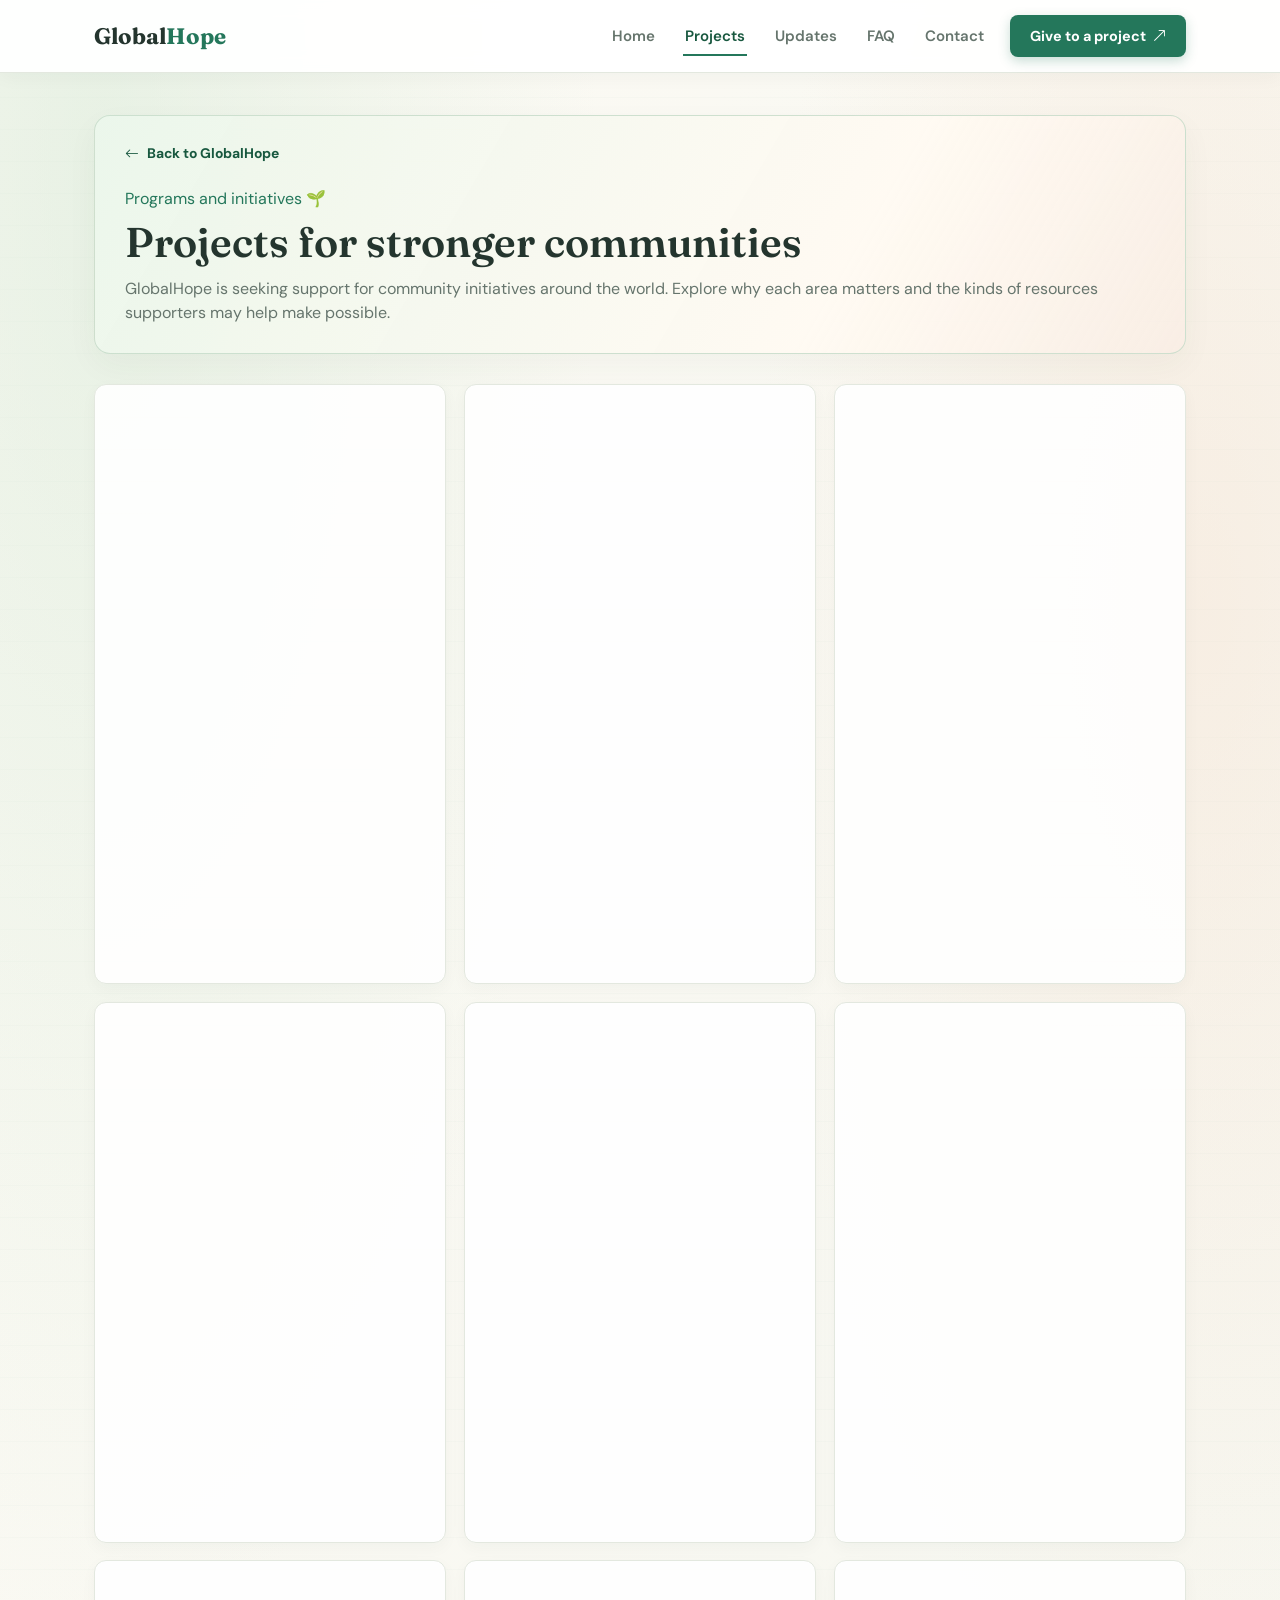
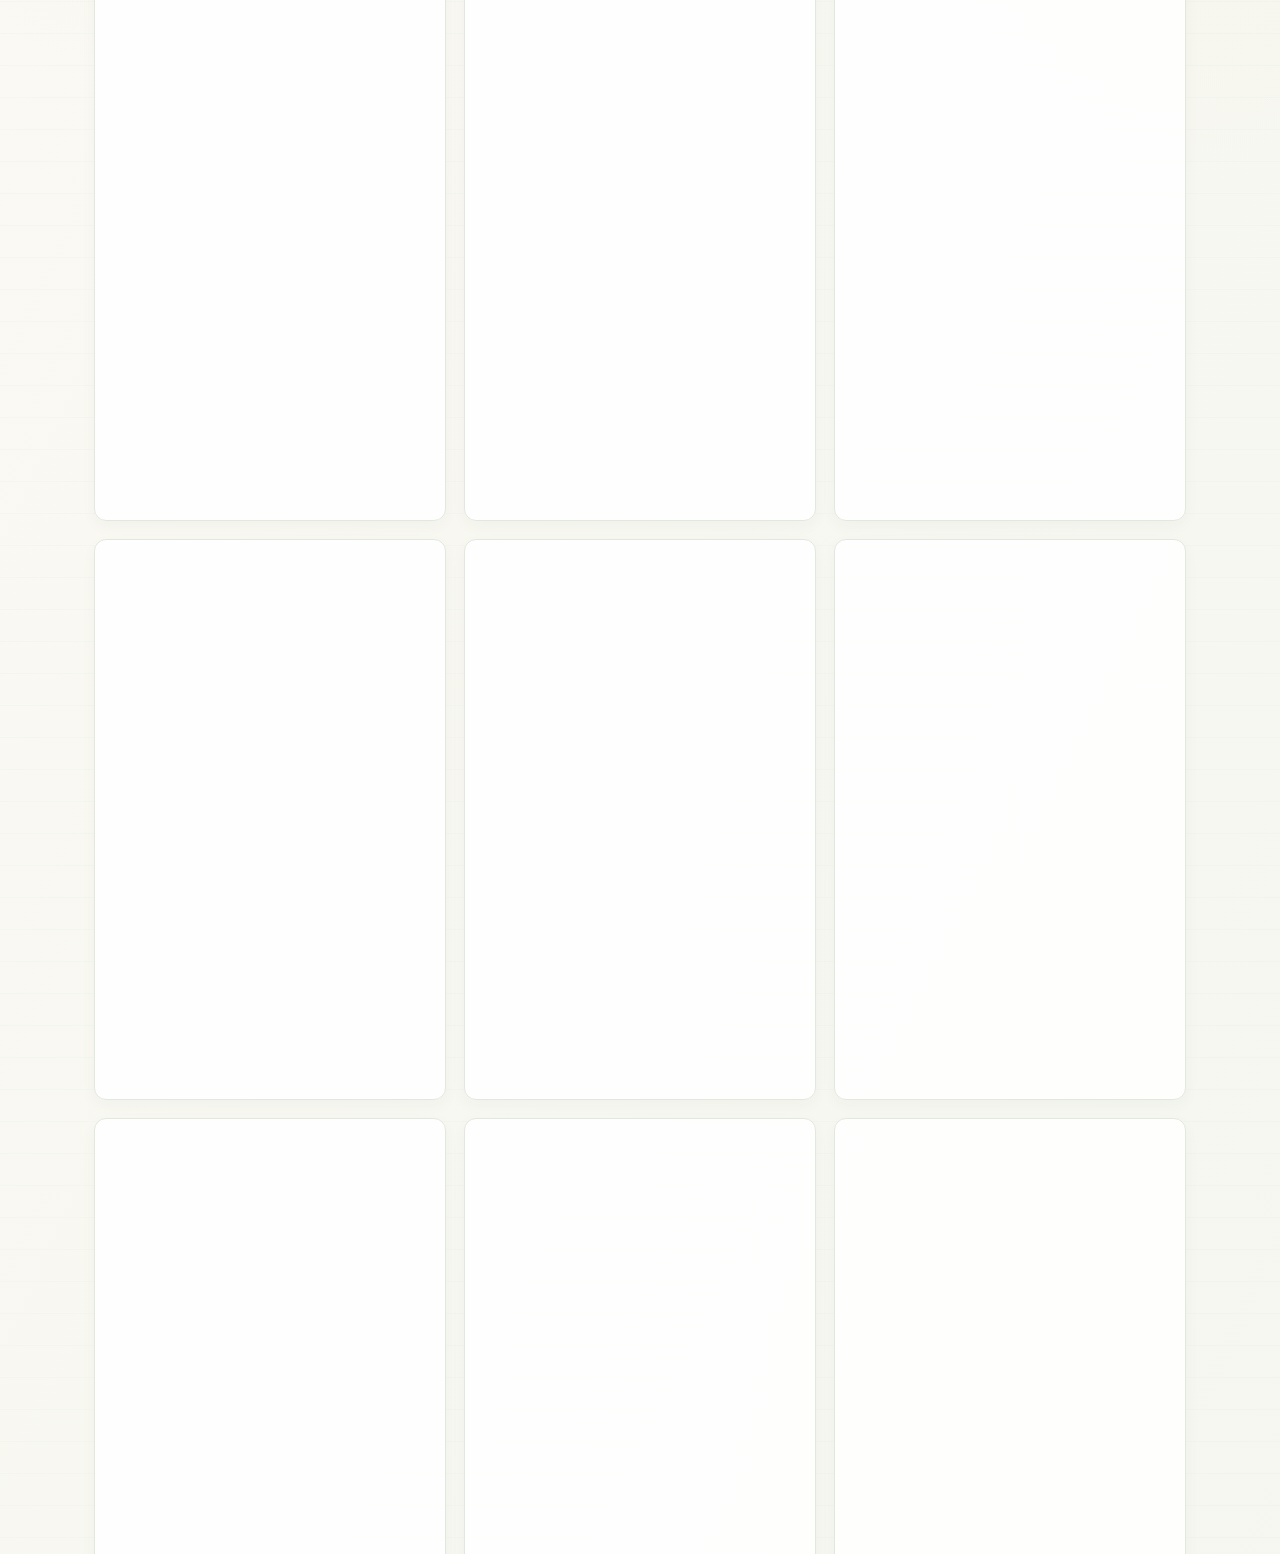
<file: projects.html>
<!DOCTYPE html>
<html lang="en">
<head>
  <meta charset="UTF-8">
  <meta name="viewport" content="width=device-width, initial-scale=1.0">
  <title>Our Projects — GlobalHope</title>
  <meta name="description" content="Explore 15 community initiatives supported by GlobalHope, from food security and healthcare to education and youth mentorship.">
  <meta property="og:title" content="Our Projects — GlobalHope">
  <meta property="og:description" content="Explore 15 community initiatives supported by GlobalHope, from food security and healthcare to education and youth mentorship.">
  <meta property="og:type" content="website">
  <meta property="og:site_name" content="GlobalHope">
  <meta name="theme-color" content="#24775b">
  <link rel="icon" href="favicon.svg" type="image/svg+xml">
  <link rel="preconnect" href="https://fonts.googleapis.com">
  <link rel="preconnect" href="https://fonts.gstatic.com" crossorigin>
  <link rel="preconnect" href="https://cdn.jsdelivr.net" crossorigin>
  <link rel="preload" as="style" href="https://fonts.googleapis.com/css2?family=DM+Sans:wght@400;500;600;700;800&family=Fraunces:opsz,wght@9..144,600;9..144,700&display=swap" onload="this.onload=null;this.rel='stylesheet'">
  <noscript><link rel="stylesheet" href="https://fonts.googleapis.com/css2?family=DM+Sans:wght@400;500;600;700;800&family=Fraunces:opsz,wght@9..144,600;9..144,700&display=swap"></noscript>
  <link href="https://cdn.jsdelivr.net/npm/bootstrap@5.3.3/dist/css/bootstrap.min.css" rel="stylesheet">
  <link rel="preload" as="style" href="https://cdn.jsdelivr.net/npm/bootstrap-icons@1.11.3/font/bootstrap-icons.min.css" onload="this.onload=null;this.rel='stylesheet'">
  <noscript><link rel="stylesheet" href="https://cdn.jsdelivr.net/npm/bootstrap-icons@1.11.3/font/bootstrap-icons.min.css"></noscript>
  <link rel="stylesheet" href="styles.css">
  <link rel="stylesheet" href="site.css">
</head>
<body class="projects-page">
  <main class="projects-main">
    <div class="projects-heading" id="projects-heading">
      <a class="back-link" href="index.html"><i class="bi bi-arrow-left" aria-hidden="true"></i> Back to GlobalHope</a>
      <span class="eyebrow">Programs and initiatives 🌱</span>
      <h1>Projects for stronger communities</h1>
      <p>GlobalHope is seeking support for community initiatives around the world. Explore why each area matters and the kinds of resources supporters may help make possible.</p>
    </div>
    <!-- PICTURE #13 PROJECT LIST THUMBNAILS: PHOTO 1 of each project's media block (bottom of this page) is used as the thumbnail; style with .project-listing-thumb in styles.css -->
    <div class="project-directory" id="project-directory" aria-live="polite"></div>
    <!-- PICTURES #14-#17 PROJECT DETAIL PAGE: photos per project, set in the PROJECT MEDIA section at the bottom of this page -->
    <div class="project-detail" id="project-detail" aria-live="polite" hidden></div>
  </main>
  <!-- PROJECT MEDIA: fill in src paths only (e.g. Image/Food Security & Agricultural Development/photo-1.jpg). Empty src keeps the placeholder. -->
  <div id="project-media" hidden>
    <div data-media="food-security">
      <!-- PHOTO 1 (also the list thumbnail) -->
      <img data-thumb="Image/thumbs/food-security.jpg" src="Image/Food%20Security%20&amp;%20Agricultural%20Development/Food%20Security%20&amp;%20Agricultural%20Development%201.jpg.jpeg" alt="Two farmers smiling in a vegetable garden" loading="lazy" decoding="async">
      <!-- PHOTO 2 -->
      <img src="Image/Food%20Security%20&amp;%20Agricultural%20Development/Food%20Security%20&amp;%20Agricultural%20Development%202.jpg.jpeg" alt="Farmers tending leafy green vegetables with a watering can" loading="lazy" decoding="async">
      <!-- PHOTO 3 -->
      <img src="Image/Food%20Security%20&amp;%20Agricultural%20Development/Food%20Security%20&amp;%20Agricultural%20Development%203.jpg.jpeg" alt="Woman holding a basket of vegetables beside a food security sign" loading="lazy" decoding="async">
      <!-- PHOTO 4 -->
      <img src="Image/Food%20Security%20&amp;%20Agricultural%20Development/Food%20Security%20&amp;%20Agricultural%20Development%204.jpg.jpeg" alt="Farmer harvesting green produce into a white bucket" loading="lazy" decoding="async">
      <!-- PHOTO 5 -->
      <img src="Image/Food%20Security%20&amp;%20Agricultural%20Development/Food%20Security%20&amp;%20Agricultural%20Development%205.jpg.jpeg" alt="Woman carrying a crate of fresh produce on a farm" loading="lazy" decoding="async">
    </div>
    <div data-media="healthcare">
      <!-- PHOTO 1 (also the list thumbnail) -->
      <img data-thumb="Image/thumbs/healthcare.jpg" src="Image/Healthcare%20&amp;%20Medical%20Access/Healthcare%20&amp;%20Medical%20Access%201.jpg.jpeg" alt="Hospital charity staff in uniform holding a sign" loading="lazy" decoding="async">
      <!-- PHOTO 2 -->
      <img src="Image/Healthcare%20&amp;%20Medical%20Access/Healthcare%20&amp;%20Medical%20Access%202.jpg.jpeg" alt="Medical team smiling during a procedure" loading="lazy" decoding="async">
      <!-- PHOTO 3 -->
      <img src="Image/Healthcare%20&amp;%20Medical%20Access/Healthcare%20&amp;%20Medical%20Access%203.jpg.jpeg" alt="Surgeons and nurses caring for a patient in a hospital ward" loading="lazy" decoding="async">
      <!-- PHOTO 4 -->
      <img src="Image/Healthcare%20&amp;%20Medical%20Access/Healthcare%20&amp;%20Medical%20Access%204.jpg.jpeg" alt="Hospital staff in scrubs standing together in a corridor" loading="lazy" decoding="async">
    </div>
    <div data-media="shelter-housing">
      <!-- PHOTO 1 (also the list thumbnail) -->
      <img data-thumb="Image/thumbs/shelter-housing.jpg" src="Image/Emergency%20Shelter%20&amp;%20Affordable%20Housing/Emergency%20Shelter%20&amp;%20Affordable%20Housing%201.jpg.jpeg" alt="Builders constructing a timber and mud-brick house frame" loading="lazy" decoding="async">
      <!-- PHOTO 2 -->
      <img src="Image/Emergency%20Shelter%20&amp;%20Affordable%20Housing/Emergency%20Shelter%20&amp;%20Affordable%20Housing%202.jpg.jpeg" alt="Woman lashing wooden poles together while building a shelter" loading="lazy" decoding="async">
      <!-- PHOTO 3 -->
      <img src="Image/Emergency%20Shelter%20&amp;%20Affordable%20Housing/Emergency%20Shelter%20&amp;%20Affordable%20Housing%203.jpg.jpeg" alt="Aid team speaking with families under a relief tent" loading="lazy" decoding="async">
      <!-- PHOTO 4 -->
      <img src="Image/Emergency%20Shelter%20&amp;%20Affordable%20Housing/Emergency%20Shelter%20&amp;%20Affordable%20Housing%204.jpg.jpeg" alt="Children and women sitting outside tarpaulin shelters" loading="lazy" decoding="async">
    </div>
    <div data-media="education">
      <!-- PHOTO 1 (also the list thumbnail) -->
      <img data-thumb="Image/thumbs/education.jpg" src="Image/Education%20&amp;%20Literacy%20Programs/Education%20&amp;%20Literacy%20Programs%201.jpg.jpeg" alt="Smiling pupils in school uniforms holding up colourful books" loading="lazy" decoding="async">
      <!-- PHOTO 2 -->
      <img src="Image/Education%20&amp;%20Literacy%20Programs/Education%20&amp;%20Literacy%20Programs%202.jpg.jpeg" alt="Pupils in blue uniforms waving from a classroom window" loading="lazy" decoding="async">
      <!-- PHOTO 3 -->
      <img src="Image/Education%20&amp;%20Literacy%20Programs/Education%20&amp;%20Literacy%20Programs%203.jpg.jpeg" alt="Children at wooden desks in a classroom with school supplies" loading="lazy" decoding="async">
      <!-- PHOTO 4 -->
      <img src="Image/Education%20&amp;%20Literacy%20Programs/Education%20&amp;%20Literacy%20Programs%204.jpg.jpg" alt="Children reading picture books together on a blue mat" loading="lazy" decoding="async">
    </div>
    <div data-media="clean-water">
      <!-- PHOTO 1 (also the list thumbnail) -->
      <img data-thumb="Image/thumbs/clean-water.jpg" src="Image/Clean%20Water%20&amp;%20Sanitation%20Access/Clean%20Water%20&amp;%20Sanitation%20Access%201.jpg.jpeg" alt="Child drinking from a tap with water splashing over cupped hands" loading="lazy" decoding="async">
      <!-- PHOTO 2 -->
      <img src="Image/Clean%20Water%20&amp;%20Sanitation%20Access/Clean%20Water%20&amp;%20Sanitation%20Access%202.jpg.jpeg" alt="Boy drinking a glass of water beside a clean water campaign message" loading="lazy" decoding="async">
      <!-- PHOTO 3 -->
      <img src="Image/Clean%20Water%20&amp;%20Sanitation%20Access/Clean%20Water%20&amp;%20Sanitation%20Access%203.jpg.jpeg" alt="Villagers gathered at a water point with colourful buckets" loading="lazy" decoding="async">
      <!-- PHOTO 4 -->
      <img src="Image/Clean%20Water%20&amp;%20Sanitation%20Access/Clean%20Water%20&amp;%20Sanitation%20Access%204.jpg.jpeg" alt="Women and children collecting water from a hand pump in a village" loading="lazy" decoding="async">
    </div>
    <div data-media="animal-welfare">
      <!-- PHOTO 1 (also the list thumbnail) -->
      <img data-thumb="Image/thumbs/animal-welfare.jpg" src="Image/Animal%20Welfare%20&amp;%20Rescue/Animal%20Welfare%20&amp;%20Rescue%201.jpg.jpeg" alt="Rescued dogs looking out from a shelter kennel" loading="lazy" decoding="async">
      <!-- PHOTO 2 -->
      <img src="Image/Animal%20Welfare%20&amp;%20Rescue/Animal%20Welfare%20&amp;%20Rescue%202.jpg.jpeg" alt="Volunteer in a paw-print shirt greeting a dog, beside a count of pet meals delivered" loading="lazy" decoding="async">
      <!-- PHOTO 3 -->
      <img src="Image/Animal%20Welfare%20&amp;%20Rescue/Animal%20Welfare%20&amp;%20Rescue%203.jpg.jpeg" alt="Collage of a tabby cat, a dog with a kitten, a shelter cat being petted, and a team of volunteers in red shirts" loading="lazy" decoding="async">
      <!-- PHOTO 4 -->
      <img src="Image/Animal%20Welfare%20&amp;%20Rescue/Animal%20Welfare%20&amp;%20Rescue%204.jpg.jpeg" alt="Volunteers and pet owners with dogs at an outdoor adoption event" loading="lazy" decoding="async">
    </div>
    <div data-media="environment">
      <!-- PHOTO 1 (also the list thumbnail) -->
      <img data-thumb="Image/thumbs/environment.jpg" src="Image/Environmental%20Conservation%20&amp;%20Climate%20Tech/Environmental%20Conservation%20&amp;%20Climate%20Tech%201.jpg.jpeg" alt="Volunteers cleaning up a village roadside with buckets and bags" loading="lazy" decoding="async">
      <!-- PHOTO 2 -->
      <img src="Image/Environmental%20Conservation%20&amp;%20Climate%20Tech/Environmental%20Conservation%20&amp;%20Climate%20Tech%202.jpg.jpeg" alt="Illustration of a person with a megaphone in front of a globe" loading="lazy" decoding="async">
      <!-- PHOTO 3 -->
      <img src="Image/Environmental%20Conservation%20&amp;%20Climate%20Tech/Environmental%20Conservation%20&amp;%20Climate%20Tech%203.jpg.jpeg" alt="Hands holding a small tree growing from a pile of coins" loading="lazy" decoding="async">
      <!-- PHOTO 4 -->
      <img src="Image/Environmental%20Conservation%20&amp;%20Climate%20Tech/Environmental%20Conservation%20&amp;%20Climate%20Tech%204.jpg.jpeg" alt="Hand placing a small tree on a stack of coins in soil" loading="lazy" decoding="async">
    </div>
    <div data-media="disaster-relief">
      <!-- PHOTO 1 (also the list thumbnail) -->
      <img data-thumb="Image/thumbs/disaster-relief.jpg" src="Image/Disaster%20Relief%20&amp;%20Emergency%20Response/Disaster%20Relief%20&amp;%20Emergency%20Response%201.jpg.jpeg" alt="Aid workers unloading relief supplies from a truck" loading="lazy" decoding="async">
      <!-- PHOTO 2 -->
      <img src="Image/Disaster%20Relief%20&amp;%20Emergency%20Response/Disaster%20Relief%20&amp;%20Emergency%20Response%202.jpg.jpeg" alt="Red Cross volunteers distributing relief goods outdoors" loading="lazy" decoding="async">
      <!-- PHOTO 3 -->
      <img src="Image/Disaster%20Relief%20&amp;%20Emergency%20Response/Disaster%20Relief%20&amp;%20Emergency%20Response%203.jpg.jpeg" alt="Smiling child holding a GIVE sign at a donation drive" loading="lazy" decoding="async">
      <!-- PHOTO 4 -->
      <img src="Image/Disaster%20Relief%20&amp;%20Emergency%20Response/Disaster%20Relief%20&amp;%20Emergency%20Response%204.jpg.jpeg" alt="Children and an adult packing donated items into a disaster relief box" loading="lazy" decoding="async">
    </div>
    <div data-media="arts-culture">
      <!-- PHOTO 1 (also the list thumbnail) -->
      <img data-thumb="Image/thumbs/arts-culture.jpg" src="Image/Arts,%20Culture%20&amp;%20Heritage%20Preservation/Arts,%20Culture%20&amp;%20Heritage%20Preservation%201.jpg.jpeg" alt="Children in colourful costumes performing on stage beside framed artwork" loading="lazy" decoding="async">
      <!-- PHOTO 2 -->
      <img src="Image/Arts,%20Culture%20&amp;%20Heritage%20Preservation/Arts,%20Culture%20&amp;%20Heritage%20Preservation%202.jpg.jpeg" alt="Student holding a sign for a Cultural Heritage Club at a school" loading="lazy" decoding="async">
      <!-- PHOTO 3 -->
      <img src="Image/Arts,%20Culture%20&amp;%20Heritage%20Preservation/Arts,%20Culture%20&amp;%20Heritage%20Preservation%203.jpg.jpeg" alt="Schoolchildren in white and black uniforms lined up outdoors" loading="lazy" decoding="async">
      <!-- PHOTO 4 -->
      <img src="Image/Arts,%20Culture%20&amp;%20Heritage%20Preservation/Arts,%20Culture%20&amp;%20Heritage%20Preservation%204.jpg.jpeg" alt="Student in a yellow shirt reading a book in a busy classroom" loading="lazy" decoding="async">
    </div>
    <div data-media="elderly-support">
      <!-- PHOTO 1 (also the list thumbnail) -->
      <img data-thumb="Image/thumbs/elderly-support.jpg" src="Image/Elderly%20Support%20&amp;%20Senior%20Care/Elderly%20Support%20&amp;%20Senior%20Care%201.jpg.jpeg" alt="Group of smiling older adults standing together outdoors" loading="lazy" decoding="async">
      <!-- PHOTO 2 -->
      <img src="Image/Elderly%20Support%20&amp;%20Senior%20Care/Elderly%20Support%20&amp;%20Senior%20Care%202.jpg.jpeg" alt="Older adults laughing together over a meal" loading="lazy" decoding="async">
      <!-- PHOTO 3 -->
      <img src="Image/Elderly%20Support%20&amp;%20Senior%20Care/Elderly%20Support%20&amp;%20Senior%20Care%203.jpg.jpeg" alt="Seniors attending a community meeting in a hall" loading="lazy" decoding="async">
      <!-- PHOTO 4 -->
      <img src="Image/Elderly%20Support%20&amp;%20Senior%20Care/Elderly%20Support%20&amp;%20Senior%20Care%204.jpg.jpeg" alt="Elderly woman in bright clothing resting her chin on her hand in a community hall" loading="lazy" decoding="async">
    </div>
    <div data-media="veterans-first-responders">
      <!-- PHOTO 1 (also the list thumbnail) -->
      <img data-thumb="Image/thumbs/veterans-first-responders.jpg" src="Image/Veterans%20&amp;%20First%20Responder%20Assistance/Veterans%20&amp;%20First%20Responder%20Assistance%201.jpg.jpeg" alt="Smiling veteran in uniform beside a flag and the title Veteran Charities" loading="lazy" decoding="async">
      <!-- PHOTO 2 -->
      <img src="Image/Veterans%20&amp;%20First%20Responder%20Assistance/Veterans%20&amp;%20First%20Responder%20Assistance%202.jpg.jpeg" alt="Servicewoman in uniform beside a message about donations in support of veterans" loading="lazy" decoding="async">
      <!-- PHOTO 3 -->
      <img src="Image/Veterans%20&amp;%20First%20Responder%20Assistance/Veterans%20&amp;%20First%20Responder%20Assistance%203.jpg.jpeg" alt="Volunteers packing donated supplies into bags in an office" loading="lazy" decoding="async">
      <!-- PHOTO 4 -->
      <img src="Image/Veterans%20&amp;%20First%20Responder%20Assistance/Veterans%20&amp;%20First%20Responder%20Assistance%204.jgp.jpeg" alt="Volunteer packing bags beside boxes of supplies" loading="lazy" decoding="async">
    </div>
    <div data-media="legal-aid">
      <!-- PHOTO 1 (also the list thumbnail) -->
      <img data-thumb="Image/thumbs/legal-aid.jpg" src="Image/Legal%20Aid%20&amp;%20Social%20Justice%20Advocacy/Legal%20Aid%20&amp;%20Social%20Justice%20Advocacy%201.jpg.jpeg" alt="Hands from different people holding up a set of justice scales" loading="lazy" decoding="async">
      <!-- PHOTO 2 -->
      <img src="Image/Legal%20Aid%20&amp;%20Social%20Justice%20Advocacy/Legal%20Aid%20&amp;%20Social%20Justice%20Advocacy%202.jpg.jpeg" alt="Graphic about human rights and social justice opportunities with a globe and scales" loading="lazy" decoding="async">
      <!-- PHOTO 3 -->
      <img src="Image/Legal%20Aid%20&amp;%20Social%20Justice%20Advocacy/Legal%20Aid%20&amp;%20Social%20Justice%20Advocacy%203.jpg.jpeg" alt="Crowd of peaceful protesters in face masks carrying signs" loading="lazy" decoding="async">
      <!-- PHOTO 4 -->
      <img src="Image/Legal%20Aid%20&amp;%20Social%20Justice%20Advocacy/Legal%20Aid%20&amp;%20Social%20Justice%20Advocacy%204.jpg.jpeg" alt="Large street march with protesters holding placards" loading="lazy" decoding="async">
    </div>
    <div data-media="mental-health">
      <!-- PHOTO 1 (also the list thumbnail) -->
      <img data-thumb="Image/thumbs/mental-health.jpg" src="Image/Mental%20Health%20&amp;%20Suicide%20Prevention/Mental%20Health%20&amp;%20Suicide%20Prevention%201.jpg.jpeg" alt="Volunteers in yellow tops at an information stand for a wellbeing workshop" loading="lazy" decoding="async">
      <!-- PHOTO 2 -->
      <img src="Image/Mental%20Health%20&amp;%20Suicide%20Prevention/Mental%20Health%20&amp;%20Suicide%20Prevention%202.jpg.jpeg" alt="Volunteers in blue shirts at a mental health awareness stall under a canopy" loading="lazy" decoding="async">
      <!-- PHOTO 3 -->
      <img src="Image/Mental%20Health%20&amp;%20Suicide%20Prevention/Mental%20Health%20&amp;%20Suicide%20Prevention%203.jpg.jpeg" alt="Healthcare volunteers working together beside a Mental Health Charities heading" loading="lazy" decoding="async">
      <!-- PHOTO 4 -->
      <img src="Image/Mental%20Health%20&amp;%20Suicide%20Prevention/Mental%20Health%20&amp;%20Suicide%20Prevention%204.jpg.jpeg" alt="Illustration of a diverse group of people supporting one another" loading="lazy" decoding="async">
      <!-- PHOTO 5 -->
      <img src="Image/Mental%20Health%20&amp;%20Suicide%20Prevention/Mental%20Health%20&amp;%20Suicide%20Prevention%205.jpg.jpeg" alt="Poster of four people with hands on hearts and the message Connect. Support. Prevent." loading="lazy" decoding="async">
    </div>
    <div data-media="economic-empowerment">
      <!-- PHOTO 1 (also the list thumbnail) -->
      <img data-thumb="Image/thumbs/economic-empowerment.jpg" src="Image/Economic%20Empowerment%20&amp;%20Micro-Loans/Economic%20Empowerment%20&amp;%20Micro-Loans%201.jpg.jpeg" alt="Smiling shopkeeper behind the counter of a small shop with jars of goods" loading="lazy" decoding="async">
      <!-- PHOTO 2 -->
      <img src="Image/Economic%20Empowerment%20&amp;%20Micro-Loans/Economic%20Empowerment%20&amp;%20Micro-Loans%202.jpg.jpeg" alt="Woman trader selling grain from a market stall" loading="lazy" decoding="async">
      <!-- PHOTO 3 -->
      <img src="Image/Economic%20Empowerment%20&amp;%20Micro-Loans/Economic%20Empowerment%20&amp;%20Micro-Loans%203.jpg.jpeg" alt="Woman standing at a market stall of grain and spices" loading="lazy" decoding="async">
      <!-- PHOTO 4 -->
      <img src="Image/Economic%20Empowerment%20&amp;%20Micro-Loans/Economic%20Empowerment%20&amp;%20Micro-Loans%204.jpg.jpeg" alt="Woman selling vegetables at an outdoor market under an umbrella" loading="lazy" decoding="async">
    </div>
    <div data-media="youth-mentorship">
      <!-- PHOTO 1 (also the list thumbnail) -->
      <img data-thumb="Image/thumbs/youth-mentorship.jpg" src="Image/Youth%20Mentorship%20&amp;%20After-School%20Programs/Youth%20Mentorship%20&amp;%20After-School%20Programs%201.jpg.jpeg" alt="Volunteers in yellow shirts raking mulch during a community clean-up" loading="lazy" decoding="async">
      <!-- PHOTO 2 -->
      <img src="Image/Youth%20Mentorship%20&amp;%20After-School%20Programs/Youth%20Mentorship%20&amp;%20After-School%20Programs%202.jpg.jpeg" alt="Young people collecting litter along a riverside beach" loading="lazy" decoding="async">
      <!-- PHOTO 3 -->
      <img src="Image/Youth%20Mentorship%20&amp;%20After-School%20Programs/Youth%20Mentorship%20&amp;%20After-School%20Programs%203.jpg.jpeg" alt="Mentor reading a book with two boys on a sofa" loading="lazy" decoding="async">
      <!-- PHOTO 4 -->
      <img src="Image/Youth%20Mentorship%20&amp;%20After-School%20Programs/Youth%20Mentorship%20&amp;%20After-School%20Programs%204.jpg.jpeg" alt="Children doing a hands-on activity at a table in an after-school classroom" loading="lazy" decoding="async">
    </div>
  </div>
  <script src="projects/food-security.js"></script>
  <script src="projects/healthcare.js"></script>
  <script src="projects/shelter-housing.js"></script>
  <script src="projects/education.js"></script>
  <script src="projects/clean-water.js"></script>
  <script src="projects/animal-welfare.js"></script>
  <script src="projects/environment.js"></script>
  <script src="projects/disaster-relief.js"></script>
  <script src="projects/arts-culture.js"></script>
  <script src="projects/elderly-support.js"></script>
  <script src="projects/veterans-first-responders.js"></script>
  <script src="projects/legal-aid.js"></script>
  <script src="projects/mental-health.js"></script>
  <script src="projects/economic-empowerment.js"></script>
  <script src="projects/youth-mentorship.js"></script>
  <script src="progress.js"></script>
  <script src="projects.js"></script>
  <script src="site.js" defer></script>
</body>
</html>
</file>
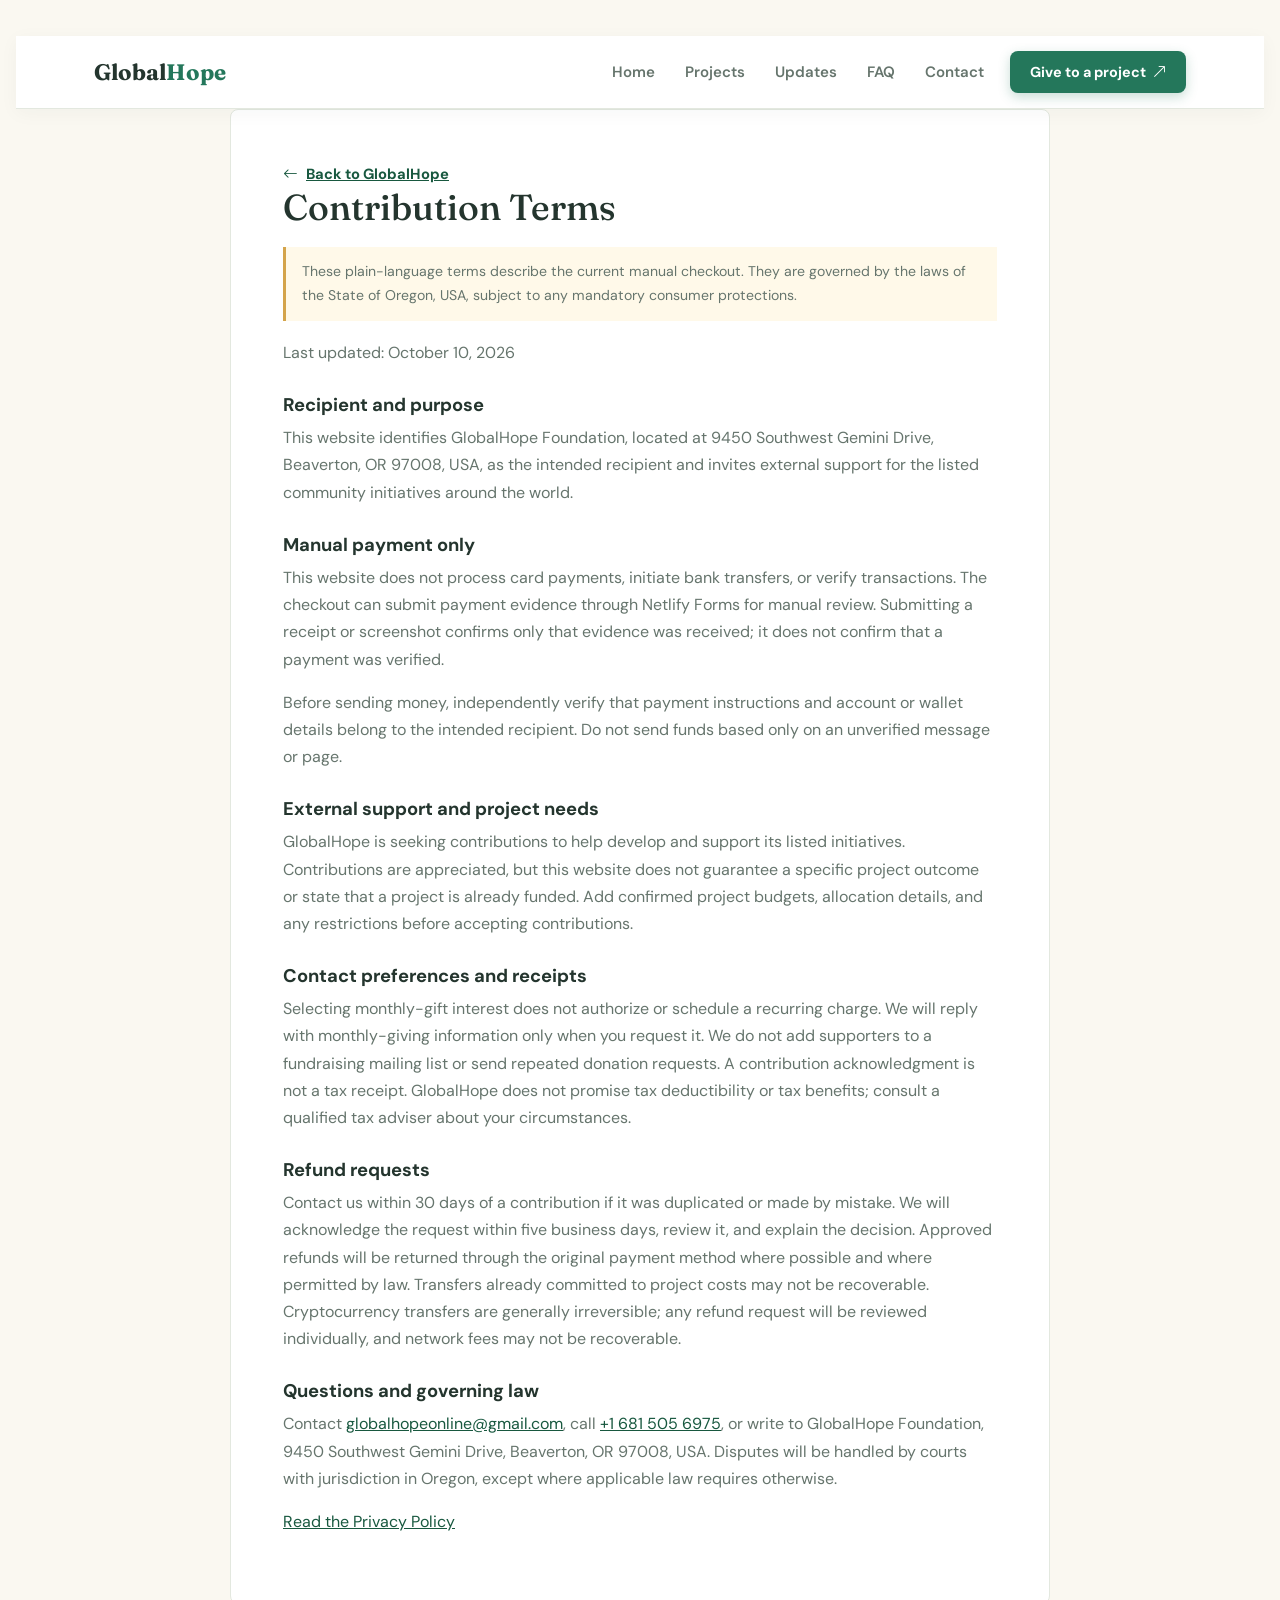
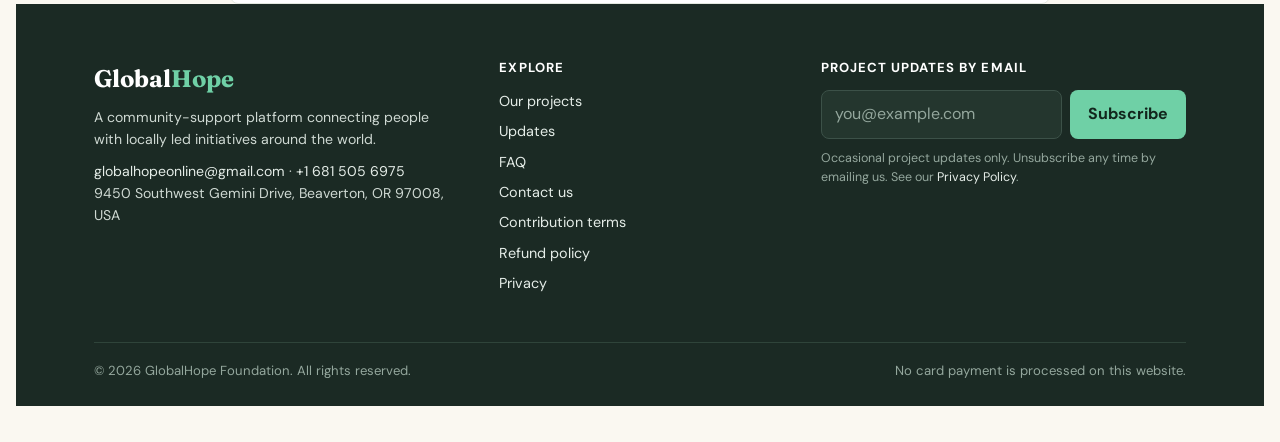
<file: terms.html>
<!DOCTYPE html>
<html lang="en">
<head>
  <meta charset="UTF-8">
  <meta name="viewport" content="width=device-width, initial-scale=1.0">
  <title>Contribution Terms — GlobalHope</title>
  <meta name="description" content="Plain-language contribution terms, receipts, and refund policy for GlobalHope.">
  <meta property="og:title" content="Contribution Terms — GlobalHope">
  <meta property="og:description" content="Plain-language contribution terms, receipts, and refund policy for GlobalHope.">
  <meta property="og:type" content="website">
  <meta property="og:site_name" content="GlobalHope">
  <meta name="theme-color" content="#24775b">
  <link rel="icon" href="favicon.svg" type="image/svg+xml">
  <link rel="preconnect" href="https://fonts.googleapis.com">
  <link rel="preconnect" href="https://fonts.gstatic.com" crossorigin>
  <link rel="preconnect" href="https://cdn.jsdelivr.net" crossorigin>
  <link rel="preload" as="style" href="https://fonts.googleapis.com/css2?family=DM+Sans:wght@400;500;600;700;800&family=Fraunces:opsz,wght@9..144,600;9..144,700&display=swap" onload="this.onload=null;this.rel='stylesheet'">
  <noscript><link rel="stylesheet" href="https://fonts.googleapis.com/css2?family=DM+Sans:wght@400;500;600;700;800&family=Fraunces:opsz,wght@9..144,600;9..144,700&display=swap"></noscript>
  <link href="https://cdn.jsdelivr.net/npm/bootstrap@5.3.3/dist/css/bootstrap.min.css" rel="stylesheet">
  <link rel="preload" as="style" href="https://cdn.jsdelivr.net/npm/bootstrap-icons@1.11.3/font/bootstrap-icons.min.css" onload="this.onload=null;this.rel='stylesheet'">
  <noscript><link rel="stylesheet" href="https://cdn.jsdelivr.net/npm/bootstrap-icons@1.11.3/font/bootstrap-icons.min.css"></noscript>
  <link rel="stylesheet" href="styles.css">
  <link rel="stylesheet" href="site.css">
</head>
<body class="policy-page">
  <main class="policy-shell">
    <a href="index.html" class="cause-link"><i class="bi bi-arrow-left" aria-hidden="true"></i> Back to GlobalHope</a>
    <h1>Contribution Terms</h1>
    <p class="policy-draft">These plain-language terms describe the current manual checkout. They are governed by the laws of the State of Oregon, USA, subject to any mandatory consumer protections.</p>
    <p>Last updated: October 10, 2026</p>

    <h2>Recipient and purpose</h2>
    <p>This website identifies GlobalHope Foundation, located at 9450 Southwest Gemini Drive, Beaverton, OR 97008, USA, as the intended recipient and invites external support for the listed community initiatives around the world.</p>

    <h2>Manual payment only</h2>
    <p>This website does not process card payments, initiate bank transfers, or verify transactions. The checkout can submit payment evidence through Netlify Forms for manual review. Submitting a receipt or screenshot confirms only that evidence was received; it does not confirm that a payment was verified.</p>
    <p>Before sending money, independently verify that payment instructions and account or wallet details belong to the intended recipient. Do not send funds based only on an unverified message or page.</p>

    <h2>External support and project needs</h2>
    <p>GlobalHope is seeking contributions to help develop and support its listed initiatives. Contributions are appreciated, but this website does not guarantee a specific project outcome or state that a project is already funded. Add confirmed project budgets, allocation details, and any restrictions before accepting contributions.</p>

    <h2>Contact preferences and receipts</h2>
    <p>Selecting monthly-gift interest does not authorize or schedule a recurring charge. We will reply with monthly-giving information only when you request it. We do not add supporters to a fundraising mailing list or send repeated donation requests. A contribution acknowledgment is not a tax receipt. GlobalHope does not promise tax deductibility or tax benefits; consult a qualified tax adviser about your circumstances.</p>

    <h2 id="refunds">Refund requests</h2>
    <p>Contact us within 30 days of a contribution if it was duplicated or made by mistake. We will acknowledge the request within five business days, review it, and explain the decision. Approved refunds will be returned through the original payment method where possible and where permitted by law. Transfers already committed to project costs may not be recoverable. Cryptocurrency transfers are generally irreversible; any refund request will be reviewed individually, and network fees may not be recoverable.</p>

    <h2>Questions and governing law</h2>
    <p>Contact <a href="mailto:globalhopeonline@gmail.com">globalhopeonline@gmail.com</a>, call <a href="tel:+16815056975">+1 681 505 6975</a>, or write to GlobalHope Foundation, 9450 Southwest Gemini Drive, Beaverton, OR 97008, USA. Disputes will be handled by courts with jurisdiction in Oregon, except where applicable law requires otherwise.</p>

    <p><a href="privacy.html">Read the Privacy Policy</a></p>
  </main>
  <script src="site.js" defer></script>
</body>
</html>
</file>
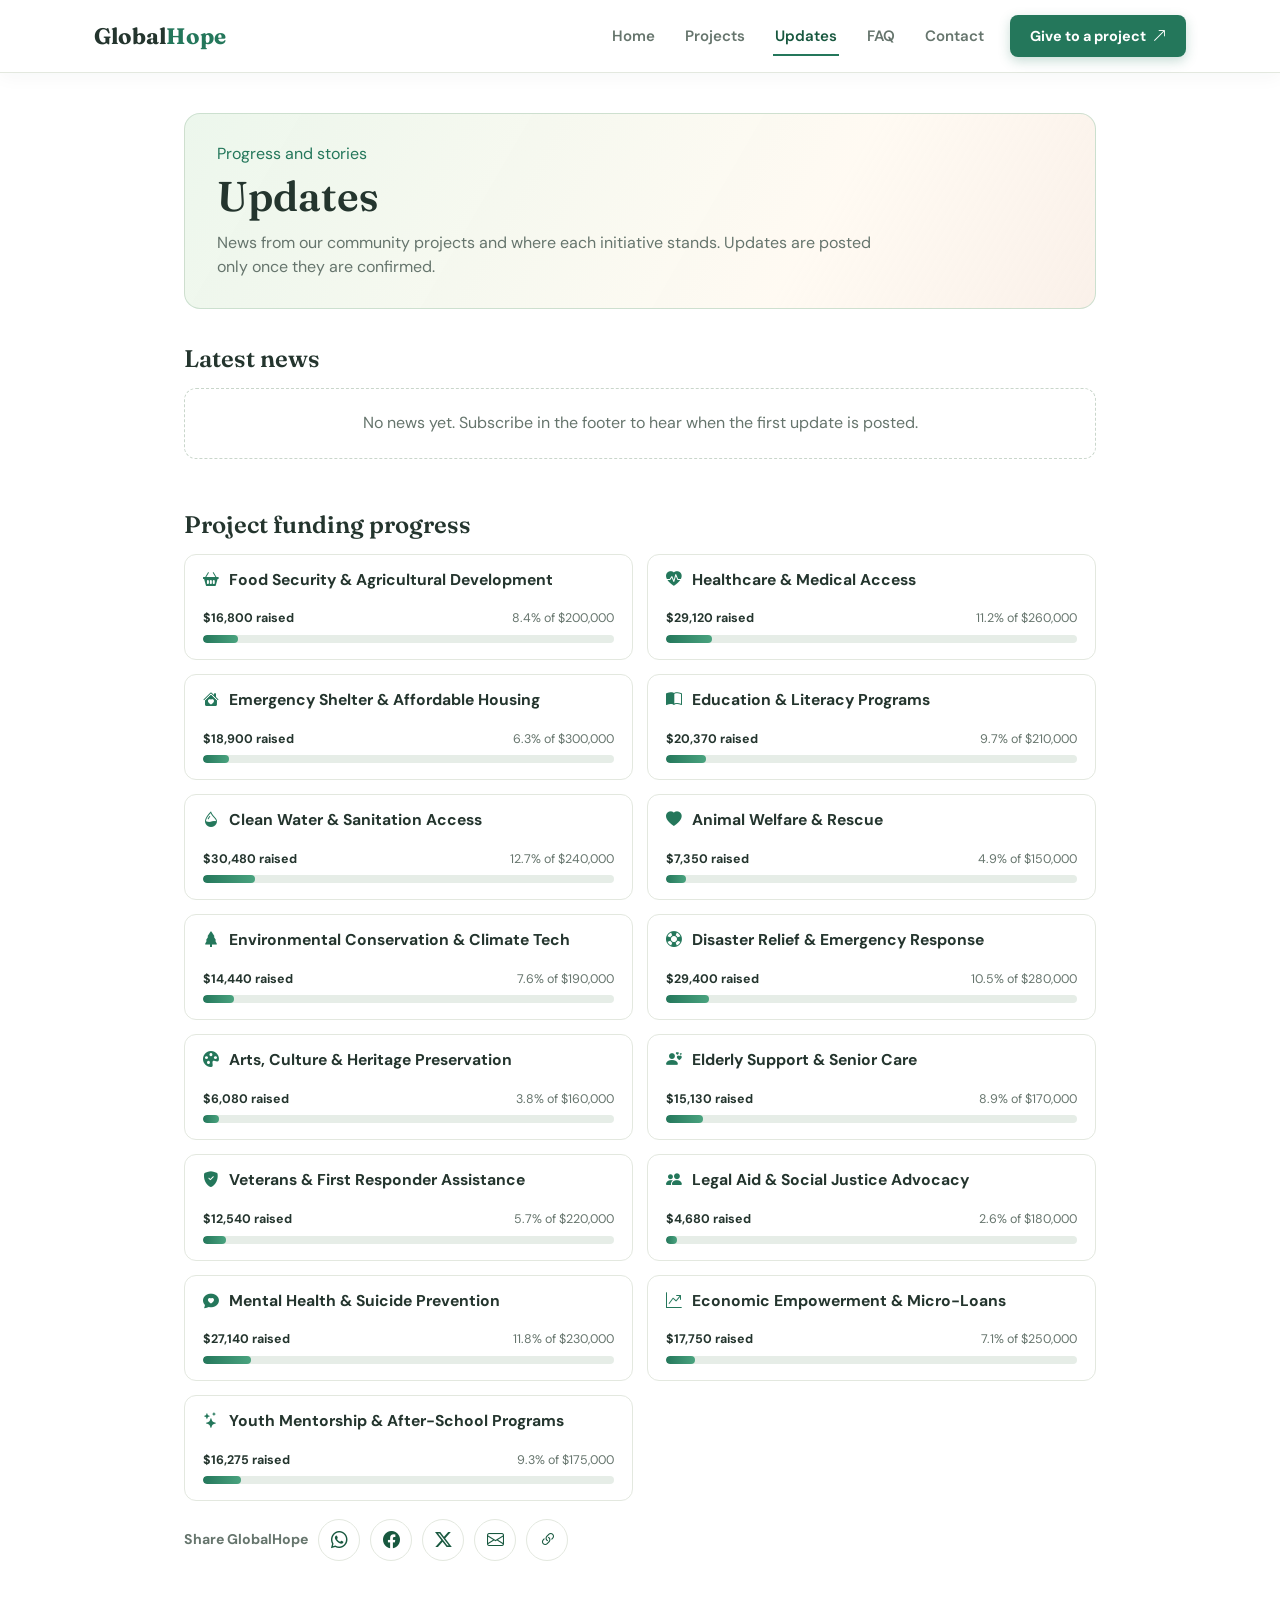
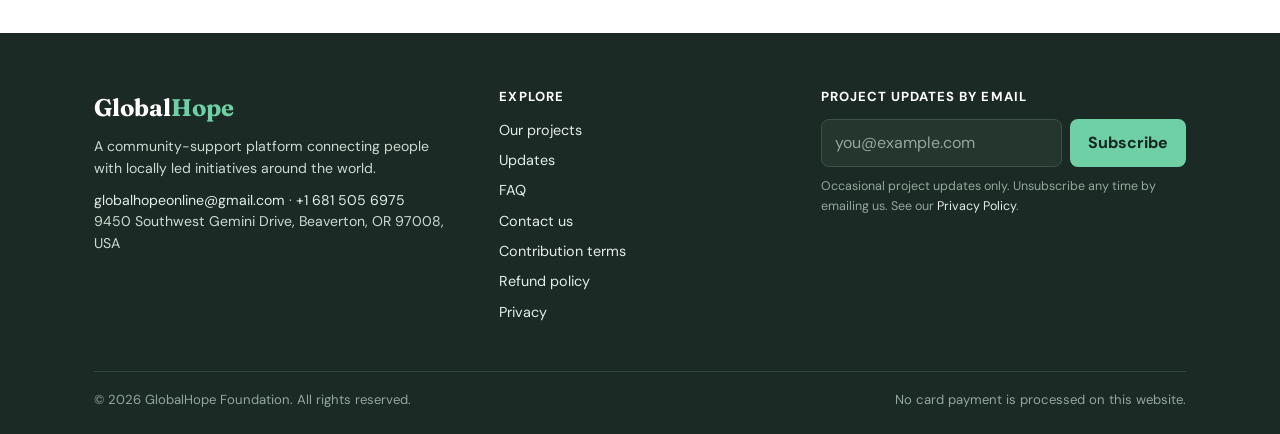
<file: updates.html>
<!DOCTYPE html>
<html lang="en">
<head>
  <meta charset="UTF-8">
  <meta name="viewport" content="width=device-width, initial-scale=1.0">
  <title>Updates — GlobalHope</title>
  <meta name="description" content="News and funding progress for GlobalHope community projects.">
  <meta property="og:title" content="Updates — GlobalHope">
  <meta property="og:description" content="News and funding progress for GlobalHope community projects.">
  <meta property="og:type" content="website">
  <meta property="og:site_name" content="GlobalHope">
  <meta name="theme-color" content="#24775b">
  <link rel="icon" href="favicon.svg" type="image/svg+xml">
  <link rel="preconnect" href="https://fonts.googleapis.com">
  <link rel="preconnect" href="https://fonts.gstatic.com" crossorigin>
  <link rel="preconnect" href="https://cdn.jsdelivr.net" crossorigin>
  <link rel="preload" as="style" href="https://fonts.googleapis.com/css2?family=DM+Sans:wght@400;500;600;700;800&family=Fraunces:opsz,wght@9..144,600;9..144,700&display=swap" onload="this.onload=null;this.rel='stylesheet'">
  <noscript><link rel="stylesheet" href="https://fonts.googleapis.com/css2?family=DM+Sans:wght@400;500;600;700;800&family=Fraunces:opsz,wght@9..144,600;9..144,700&display=swap"></noscript>
  <link href="https://cdn.jsdelivr.net/npm/bootstrap@5.3.3/dist/css/bootstrap.min.css" rel="stylesheet">
  <link rel="preload" as="style" href="https://cdn.jsdelivr.net/npm/bootstrap-icons@1.11.3/font/bootstrap-icons.min.css" onload="this.onload=null;this.rel='stylesheet'">
  <noscript><link rel="stylesheet" href="https://cdn.jsdelivr.net/npm/bootstrap-icons@1.11.3/font/bootstrap-icons.min.css"></noscript>
  <link rel="stylesheet" href="styles.css">
  <link rel="stylesheet" href="site.css">
</head>
<body>
  <main class="gh-page">
    <div class="gh-page-hero">
      <span class="eyebrow">Progress and stories</span>
      <h1>Updates</h1>
      <p>News from our community projects and where each initiative stands. Updates are posted only once they are confirmed.</p>
    </div>

    <h2>Latest news</h2>
    <div class="gh-updates">
      <!-- ADD A NEWS ITEM: paste a block like this above the .gh-empty line, newest first.
      <article class="gh-card gh-update">
        <time datetime="2026-11-01">1 November 2026</time>
        <h3>Headline</h3>
        <p>Short summary of the update.</p>
      </article>
      -->
      <p class="gh-empty">No news yet. Subscribe in the footer to hear when the first update is posted.</p>
    </div>

    <h2>Project funding progress</h2>
    <div class="gh-progress-grid" id="progress-list"></div>

    <div data-share></div>
  </main>

  <script src="projects/food-security.js"></script>
  <script src="projects/healthcare.js"></script>
  <script src="projects/shelter-housing.js"></script>
  <script src="projects/education.js"></script>
  <script src="projects/clean-water.js"></script>
  <script src="projects/animal-welfare.js"></script>
  <script src="projects/environment.js"></script>
  <script src="projects/disaster-relief.js"></script>
  <script src="projects/arts-culture.js"></script>
  <script src="projects/elderly-support.js"></script>
  <script src="projects/veterans-first-responders.js"></script>
  <script src="projects/legal-aid.js"></script>
  <script src="projects/mental-health.js"></script>
  <script src="projects/economic-empowerment.js"></script>
  <script src="projects/youth-mentorship.js"></script>
  <script src="progress.js"></script>
  <script>
    const list = document.querySelector("#progress-list");
    const esc = (v) => String(v).replace(/[&<>"']/g, (c) => ({ "&": "&amp;", "<": "&lt;", ">": "&gt;", "\"": "&quot;", "'": "&#39;" })[c]);
    list.innerHTML = window.GH_PROJECTS.map((p) => `<a class="gh-progress-card" href="projects.html?id=${encodeURIComponent(p.id)}"><h3><i class="bi ${esc(p.icon)}" aria-hidden="true"></i>${esc(p.title)}</h3>${window.ghProgress(p)}</a>`).join("");
  </script>
  <script src="https://cdn.jsdelivr.net/npm/bootstrap@5.3.3/dist/js/bootstrap.bundle.min.js" defer></script>
  <script src="site.js" defer></script>
</body>
</html>
</file>
<file: styles.css>
:root {
  --hope-green: #24775b;
  --hope-green-dark: #18583f;
  --hope-mint: #eaf5ed;
  --hope-coral: #c66552;
  --hope-gold: #a8741f;
  --hope-ink: #24352e;
  --hope-muted: #66756d;
  --hope-paper: #faf8f1;
  --hope-line: #e3e8df;
}

body {
  font-family: "DM Sans", sans-serif;
  color: var(--hope-ink);
  background: #fff;
  overflow-x: clip;
}

.logo,
.footer-logo {
  font-family: "Fraunces", Georgia, serif;
  letter-spacing: 0;
}

.logo span,
.footer-logo span,
.hero h1 em {
  color: var(--hope-green);
}

.navbar {
  box-shadow: 0 4px 18px rgba(35, 61, 47, .04);
}

.nav-cta,
.btn-primary {
  background: var(--hope-green);
}

.nav-cta:hover,
.btn-primary:hover {
  background: var(--hope-green-dark);
}

.hero {
  background-color: #f5f7ef;
  background-image:
    repeating-linear-gradient(135deg, rgba(40, 120, 92, .035) 0 1px, transparent 1px 22px),
    linear-gradient(118deg, #edf5e9 0%, #fffaf1 54%, #f6eee7 100%);
}

.hero h1 {
  font-family: "Fraunces", Georgia, serif;
  font-weight: 600;
  letter-spacing: 0;
}

.badge {
  max-width: 100%;
  justify-content: center;
  white-space: normal;
  background: #e9f4eb;
  border-color: #c7dfc9;
  color: var(--hope-green-dark);
}

.eyebrow {
  color: var(--hope-green);
  letter-spacing: 0;
}

.section-header h2,
.card h3,
.payment-intro h3 {
  font-family: "Fraunces", Georgia, serif;
  font-weight: 600;
  letter-spacing: 0;
}

.card-icon {
  background: #edf5eb;
  color: var(--hope-green);
}

.projects-section {
  background-color: var(--hope-paper);
  background-image:
    repeating-linear-gradient(0deg, rgba(40, 120, 92, .025) 0 1px, transparent 1px 30px),
    linear-gradient(105deg, #fbfaf5 0%, #f5f7ef 100%);
}

.projects-section .section-header {
  margin-bottom: 42px;
}

.cause-card {
  overflow: hidden;
  background: #fff;
  border: 1px solid var(--hope-line);
  border-radius: 8px;
  box-shadow: 0 12px 34px rgba(35, 61, 47, .07);
}

.cause-gallery,
.cause-gallery .carousel-inner,
.cause-gallery .carousel-item {
  height: 250px;
}

.project-image-placeholder {
  display: flex;
  height: 250px;
  flex-direction: column;
  align-items: center;
  justify-content: center;
  gap: 10px;
  background: repeating-linear-gradient(135deg, #eef3ec, #eef3ec 14px, #e7eee6 14px, #e7eee6 28px);
  color: #6b8171;
}

.project-image-placeholder i { font-size: 2rem; }
.project-image-placeholder span { font-size: .83rem; font-weight: 700; }

/* PICTURE [CSS] carousel slides: <img> inside .carousel-item are sized here */
.cause-gallery .carousel-item img {
  width: 100%;
  height: 100%;
  object-fit: cover;
}

.cause-gallery::after {
  position: absolute;
  z-index: 1;
  inset: 55% 0 0;
  background: linear-gradient(transparent, rgba(16, 31, 22, .32));
  content: "";
  pointer-events: none;
}

.cause-gallery .carousel-control-prev,
.cause-gallery .carousel-control-next,
.cause-gallery .carousel-indicators {
  z-index: 2;
}

.cause-gallery .carousel-control-prev,
.cause-gallery .carousel-control-next {
  width: 15%;
}

.cause-gallery .carousel-control-prev-icon,
.cause-gallery .carousel-control-next-icon {
  width: 2rem;
  height: 2rem;
  padding: 5px;
  border-radius: 50%;
  background-color: rgba(31, 55, 41, .7);
  background-size: 48%;
}

.cause-gallery .carousel-indicators {
  margin-bottom: 12px;
}

.cause-gallery .carousel-indicators [data-bs-target] {
  width: 20px;
  height: 4px;
  border: 0;
  border-radius: 3px;
}

.cause-card__body {
  display: flex;
  min-height: 255px;
  flex-direction: column;
  align-items: flex-start;
  padding: 24px;
}

.cause-label {
  display: inline-flex;
  align-items: center;
  gap: 7px;
  margin-bottom: 12px;
  color: var(--hope-green-dark);
  font-size: .8rem;
  font-weight: 700;
}

.cause-label--coral { color: var(--hope-coral); }
.cause-label--gold { color: var(--hope-gold); }

.cause-card__body h3 {
  margin: 0 0 10px;
  font-size: 1.35rem;
  line-height: 1.2;
}

.cause-card__body p {
  margin: 0 0 20px;
  color: var(--hope-muted);
  font-size: .94rem;
}

.cause-link {
  display: inline-flex;
  align-items: center;
  gap: 8px;
  margin-top: auto;
  color: var(--hope-green-dark);
  font-size: .92rem;
  font-weight: 700;
}

.cause-link:hover { color: var(--hope-coral); }

.gallery-note {
  margin: 22px 0 0;
  color: var(--hope-muted);
  font-size: .82rem;
}

.section-alt {
  background-color: #f2f6ed;
  background-image:
    repeating-linear-gradient(135deg, rgba(40, 120, 92, .025) 0 1px, transparent 1px 28px),
    linear-gradient(115deg, #eef5e9 0%, #f8f4e9 100%);
}

.support-cta {
  display: flex;
  align-items: center;
  justify-content: space-between;
  gap: 24px;
  padding: 30px;
  border: 1px solid #dce7dc;
  border-radius: 8px;
  background: #fff;
}

.support-cta > div {
  display: flex;
  align-items: center;
  gap: 16px;
}

.support-icon {
  display: grid;
  width: 48px;
  height: 48px;
  flex: 0 0 48px;
  place-items: center;
  border-radius: 50%;
  background: #f9e8df;
  color: var(--hope-coral);
}

.support-cta strong,
.support-cta small { display: block; }
.support-cta small { margin-top: 3px; color: var(--hope-muted); }

.story-section { background: #fff; }

.story-layout,
.campaign-layout,
.donor-layout {
  display: grid;
  grid-template-columns: minmax(0, 1fr) minmax(0, 1fr);
  align-items: center;
  gap: 48px;
}

.story-copy h2,
.campaign-layout h2,
.donor-layout h2 {
  margin: 0 0 16px;
  font-family: "Fraunces", Georgia, serif;
  font-size: 2.15rem;
  font-weight: 600;
}

.story-copy > p,
.campaign-copy,
.donor-layout > div > p { color: var(--hope-muted); }

.story-placeholder {
  margin: 22px 0;
  padding: 15px 17px;
  border-left: 3px solid #d7aa65;
  background: #faf6ed;
  color: #685838 !important;
  font-size: .9rem;
}

.media-caption { margin: 10px 0 0; color: var(--hope-muted); font-size: .78rem; }

.campaign-section {
  background-color: #edf4eb;
  background-image:
    repeating-linear-gradient(45deg, rgba(40, 120, 92, .03) 0 1px, transparent 1px 30px),
    linear-gradient(115deg, #eaf3e8 0%, #f4f3e9 100%);
}
.campaign-layout { grid-template-columns: minmax(0, .9fr) minmax(0, 1.1fr); }

.campaign-tracker {
  padding: 25px;
  border: 1px solid #dce6d9;
  border-radius: 8px;
  background: #fff;
}

.tracker-heading,
.tracker-footer {
  display: flex;
  align-items: center;
  justify-content: space-between;
  gap: 14px;
}

.tracker-heading { margin-bottom: 13px; }
.tracker-heading strong { font-size: 1.05rem; }
.tracker-heading span { color: var(--hope-green-dark); font-weight: 700; }
.campaign-tracker .progress { height: 11px; border-radius: 10px; background: #e8eee7; }
.campaign-tracker .progress-bar { border-radius: 10px; background: var(--hope-green); transition: width .5s ease; }
.tracker-footer { margin-top: 10px; color: var(--hope-muted); font-size: .82rem; }
.tracker-empty { margin: 16px 0 0; color: var(--hope-muted); font-size: .83rem; }

.impact-section { background: var(--hope-paper); }
.impact-item {
  height: 100%;
  padding: 23px;
  border: 1px solid var(--hope-line);
  border-radius: 8px;
  background: #fff;
}

.impact-icon {
  display: grid;
  width: 43px;
  height: 43px;
  margin-bottom: 16px;
  place-items: center;
  border-radius: 50%;
  background: var(--hope-mint);
  color: var(--hope-green);
  font-size: 1.1rem;
}

.impact-icon--coral { background: #f9e8df; color: var(--hope-coral); }
.impact-icon--gold { background: #f8f0dd; color: var(--hope-gold); }
.impact-item strong { font-size: 1.08rem; }
.impact-item p { margin: 8px 0 0; color: var(--hope-muted); font-size: .9rem; }
.impact-link { display: inline-flex; align-items: center; gap: 7px; margin-top: 16px; color: var(--hope-green-dark); font-size: .87rem; font-weight: 700; text-decoration: none; }
.impact-link:hover { color: var(--hope-coral); }

.donor-section { background: #fff; }
.donor-layout { grid-template-columns: minmax(0, 1fr) minmax(0, 1fr); }
.donor-roll {
  display: flex;
  min-height: 140px;
  align-items: center;
  gap: 16px;
  padding: 24px;
  border: 1px dashed #cbd9cb;
  border-radius: 8px;
  background: #f7faf5;
  color: var(--hope-green-dark);
}

.donor-roll > i { flex: 0 0 auto; font-size: 1.5rem; }
.donor-roll p { margin: 0; color: var(--hope-muted); font-size: .9rem; }

.payment-policies { margin: 16px 0 0; color: var(--hope-muted); text-align: center; font-size: .8rem; }
.payment-policies a,
.footer-policies a { color: inherit; text-decoration: underline; text-underline-offset: 3px; }
.footer-policies { display: flex; justify-content: center; gap: 18px; margin-top: 10px; }

footer {
  background: #20352c;
}

.footer-logo span { color: #a6d0a8; }
.disclaimer { border-left-color: #a6d0a8; }

/* Manual checkout */
.checkout-page {
  min-height: 100vh;
  padding: 38px 16px;
  background-color: var(--hope-paper);
  background-image:
    repeating-linear-gradient(135deg, rgba(40, 120, 92, .028) 0 1px, transparent 1px 26px),
    linear-gradient(125deg, #eaf3e9 0%, #fbfaf5 52%, #f6eee7 100%);
}

.checkout-shell {
  max-width: 760px;
  margin: 0 auto;
  overflow: hidden;
  border: 1px solid var(--hope-line);
  border-radius: 18px;
  background: #fff;
  box-shadow: 0 20px 65px rgba(35, 61, 47, .1);
}

.checkout-top {
  display: flex;
  align-items: center;
  justify-content: space-between;
  gap: 16px;
  padding: 25px 32px;
  border-bottom: 1px solid var(--hope-line);
  background: linear-gradient(110deg, #fff 0%, #f5faf3 100%);
}

.checkout-brand {
  display: flex;
  align-items: center;
  gap: 12px;
}

.checkout-mark {
  display: grid;
  width: 42px;
  height: 42px;
  place-items: center;
  border-radius: 50%;
  background: var(--hope-mint);
  color: var(--hope-green);
  font-size: 1.15rem;
}

.checkout-brand h1 {
  margin: 0;
  font-family: "Fraunces", Georgia, serif;
  font-size: 1.25rem;
}

.checkout-brand p {
  margin: 2px 0 0;
  color: var(--hope-muted);
  font-size: .82rem;
}

.checkout-secure {
  display: inline-flex;
  align-items: center;
  gap: 6px;
  color: var(--hope-green-dark);
  font-size: .82rem;
  font-weight: 700;
}

.checkout-content { padding: 30px 36px 34px; }

.checkout-progress {
  display: grid;
  grid-template-columns: repeat(4, 1fr);
  margin: 0 0 32px;
  padding: 0;
  list-style: none;
}

.checkout-progress li {
  position: relative;
  display: flex;
  flex-direction: column;
  align-items: center;
  gap: 8px;
  color: #8b9890;
  font-size: .73rem;
}

.checkout-progress li:not(:last-child)::after {
  position: absolute;
  top: 15px;
  left: calc(50% + 19px);
  width: calc(100% - 38px);
  height: 1px;
  background: var(--hope-line);
  content: "";
}

.checkout-progress i {
  display: grid;
  width: 30px;
  height: 30px;
  place-items: center;
  border: 1px solid #d6dfd7;
  border-radius: 50%;
  background: #fff;
  font-size: .8rem;
  font-style: normal;
  font-weight: 700;
}

.checkout-progress .is-active,
.checkout-progress .is-complete { color: var(--hope-green-dark); font-weight: 700; }
.checkout-progress .is-active i,
.checkout-progress .is-complete i { border-color: var(--hope-green); background: var(--hope-green); color: #fff; }

.checkout-step { display: none; }
.checkout-step.is-active { display: block; animation: step-in .25s ease both; }

@keyframes step-in {
  from { opacity: 0; transform: translateY(5px); }
  to { opacity: 1; transform: translateY(0); }
}

.checkout-step h2 {
  margin: 0 0 7px;
  font-family: "Fraunces", Georgia, serif;
  font-size: 1.75rem;
  font-weight: 600;
}

.checkout-muted { margin: 0 0 22px; color: var(--hope-muted); font-size: .94rem; }

.checkout-page .form-label {
  margin-bottom: 6px;
  color: var(--hope-ink);
  font-size: .87rem;
  font-weight: 600;
}

.checkout-page .form-control,
.checkout-page .form-select {
  min-height: 48px;
  border-color: #d9e2da;
  border-radius: 6px;
  color: var(--hope-ink);
  font-family: inherit;
  font-size: .94rem;
  box-shadow: none;
}

.checkout-page textarea.form-control { min-height: 95px; }
.checkout-page .form-control:focus,
.checkout-page .form-select:focus { border-color: var(--hope-green); box-shadow: 0 0 0 3px rgba(40, 120, 92, .12); }

.amount-presets {
  display: flex;
  flex-wrap: wrap;
  gap: 7px;
  margin: 9px 0 2px;
}

.amount-preset {
  min-width: 58px;
  min-height: 36px;
  padding: 6px 11px;
  border: 1px solid var(--hope-line);
  border-radius: 5px;
  background: #fff;
  color: var(--hope-ink);
  font-size: .83rem;
  font-weight: 700;
}

.amount-preset:hover,
.amount-preset.is-selected { border-color: var(--hope-green); background: var(--hope-mint); color: var(--hope-green-dark); }

.checkout-preferences {
  display: grid;
  gap: 8px;
  margin-top: 20px;
  padding: 16px;
  border: 1px solid var(--hope-line);
  border-radius: 6px;
  background: #fbfcf9;
}

.checkout-preferences .form-check { display: flex; align-items: flex-start; gap: 8px; padding-left: 0; }
.checkout-preferences .form-check-input { float: none; flex: 0 0 1rem; margin: 3px 0 0; }
.checkout-preferences .form-check-label { color: var(--hope-ink); font-size: .85rem; }
.checkout-preferences p { margin: -6px 0 5px 24px; color: var(--hope-muted); font-size: .76rem; }
.checkout-legal { margin: 16px 0 0; color: var(--hope-muted); font-size: .8rem; }
.checkout-legal a { color: var(--hope-green-dark); font-weight: 700; }

.checkout-methods { display: grid; grid-template-columns: repeat(3, 1fr); gap: 12px; margin: 23px 0; }

.checkout-method {
  display: flex;
  min-height: 138px;
  flex-direction: column;
  align-items: flex-start;
  gap: 8px;
  padding: 16px;
  border: 1px solid var(--hope-line);
  border-radius: 7px;
  background: #fff;
  color: var(--hope-ink);
  text-align: left;
  transition: border-color .18s ease, background .18s ease;
}

.checkout-method:hover,
.checkout-method.is-selected { border-color: var(--hope-green); background: #f3f8f1; }
.checkout-method__icon { color: var(--hope-green); font-size: 1.25rem; }
.checkout-method strong { font-size: .93rem; }
.checkout-method small { color: var(--hope-muted); font-size: .76rem; line-height: 1.4; }

.checkout-summary {
  display: flex;
  flex-wrap: wrap;
  gap: 8px 20px;
  margin: 17px 0 20px;
  padding: 14px 16px;
  border: 1px solid #dce8dc;
  border-radius: 6px;
  background: #f5f9f3;
  color: var(--hope-ink);
  font-size: .88rem;
}

.checkout-instructions {
  margin: 18px 0 22px;
  padding: 19px;
  border: 1px solid var(--hope-line);
  border-radius: 7px;
  background: #fbfcf9;
}

.checkout-instructions h3 { margin: 0 0 8px; font-size: 1rem; font-weight: 700; }
.checkout-instructions p { margin: 0 0 12px; color: var(--hope-muted); font-size: .88rem; }
.checkout-instructions p:last-child { margin-bottom: 0; }

.bank-detail-list { margin: 16px 0; }
.bank-detail-list > div { display: grid; grid-template-columns: minmax(105px, .35fr) minmax(0, 1fr); gap: 10px; padding: 11px 0; border-bottom: 1px solid var(--hope-line); }
.bank-detail-list > div:last-child { border-bottom: 0; }
.bank-detail-list dt { color: var(--hope-muted); font-size: .82rem; font-weight: 600; }
.bank-detail-list dd { display: flex; min-width: 0; align-items: center; justify-content: space-between; gap: 10px; margin: 0; overflow-wrap: anywhere; font-size: .9rem; font-weight: 700; }
.bank-copy { display: grid; width: 34px; height: 34px; flex: 0 0 34px; place-items: center; border: 1px solid var(--hope-line); border-radius: 5px; background: #fff; color: var(--hope-green-dark); }
.bank-copy:hover { border-color: var(--hope-green); background: var(--hope-mint); }

.checkout-notice {
  margin: 16px 0 0;
  padding: 12px 14px;
  border-left: 3px solid #d4a44b;
  background: #fff9e9;
  color: #70591e;
  font-size: .82rem;
}

.checkout-address { display: flex; gap: 8px; margin-top: 12px; }
.checkout-address .form-control { min-width: 0; font-family: Consolas, monospace; font-size: .78rem; }

.crypto-choice {
  height: 100%;
  padding: 13px;
  border: 1px solid var(--hope-line);
  border-radius: 6px;
  background: #fff;
}

.crypto-choice > strong { display: block; margin-bottom: 10px; font-size: .88rem; }
.crypto-qr { display: block; width: 100%; max-width: 150px; aspect-ratio: 1; margin: 0 auto 10px; object-fit: contain; }
.crypto-wallet-details:empty { display: none; }
.crypto-wallet-details { margin-top: 16px; }
.crypto-wallet-details .crypto-choice { max-width: 460px; margin: 0 auto; }

.checkout-actions { display: flex; justify-content: space-between; gap: 12px; margin-top: 24px; }
.checkout-actions--end { justify-content: flex-end; }
.checkout-btn { min-height: 46px; padding: 10px 18px; border-radius: 6px; font-size: .9rem; font-weight: 700; }
.checkout-btn-primary { border: 1px solid var(--hope-green); background: var(--hope-green); color: #fff; }
.checkout-btn-primary:hover { border-color: var(--hope-green-dark); background: var(--hope-green-dark); color: #fff; }
.checkout-btn-ghost { border: 1px solid var(--hope-line); background: #fff; color: var(--hope-ink); }
.checkout-btn-ghost:hover { background: #f5f8f4; }

.checkout-error { margin: 15px 0 0; color: #a83d35; font-size: .86rem; }
.checkout-thanks { text-align: center; }
.checkout-thanks .checkout-check { display: grid; width: 62px; height: 62px; margin: 8px auto 18px; place-items: center; border-radius: 50%; background: var(--hope-mint); color: var(--hope-green); font-size: 1.7rem; }
.checkout-thanks h2 { font-size: 1.8rem; }
.checkout-thanks p { color: var(--hope-muted); }
.checkout-home-link { display: inline-flex; align-items: center; gap: 8px; margin-top: 20px; color: var(--hope-green-dark); font-size: .9rem; font-weight: 700; text-decoration: none; }
.checkout-home-link i { font-size: 1.05rem; }
.checkout-home-link:hover { color: var(--hope-coral); }
.checkout-upload-note { margin: 9px 0 0; color: var(--hope-muted); font-size: .8rem; }
.checkout-result { margin: 38px auto; }
.checkout-result-body { padding: 38px 36px; text-align: center; }
.checkout-result-body h2 { margin: 0 0 12px; font-family: "Fraunces", Georgia, serif; font-size: 1.8rem; font-weight: 600; }
.checkout-result-body > p { color: var(--hope-muted); }
.checkout-result-body .checkout-notice { text-align: left; }
.checkout-result-help { margin: 22px 0 0; font-size: .86rem; }
.checkout-result-help a { color: var(--hope-green-dark); font-weight: 700; }
.share-actions { display: flex; flex-wrap: wrap; justify-content: center; gap: 9px; margin-top: 18px; }
.share-actions .checkout-btn { text-decoration: none; }

.policy-page { min-height: 100vh; padding: 36px 16px; background: var(--hope-paper); }
.policy-shell { max-width: 820px; margin: 0 auto; padding: clamp(24px, 5vw, 52px); border: 1px solid var(--hope-line); border-radius: 8px; background: #fff; }
.policy-shell h1 { margin: 0 0 14px; font-family: "Fraunces", Georgia, serif; font-size: 2.25rem; }
.policy-shell h2 { margin: 28px 0 8px; font-size: 1.15rem; font-weight: 700; }
.policy-shell p,
.policy-shell li { color: var(--hope-muted); line-height: 1.7; }
.policy-shell a { color: var(--hope-green-dark); }
.policy-draft { margin: 18px 0; padding: 13px 16px; border-left: 3px solid #d4a44b; background: #fff9e9; color: #70591e; font-size: .88rem; }

.featured-projects {
  display: grid;
  grid-template-columns: minmax(0, 1.1fr) minmax(0, .9fr);
  align-items: center;
  gap: 50px;
}

.featured-projects h2 {
  margin: 0 0 14px;
  font-family: "Fraunces", Georgia, serif;
  font-size: 2.25rem;
  font-weight: 600;
}

.featured-projects p { max-width: 570px; margin: 0 0 23px; color: var(--hope-muted); }
.featured-project-links { border-top: 1px solid var(--hope-line); }
.featured-project-links a {
  display: grid;
  grid-template-columns: 30px minmax(0, 1fr) 18px;
  align-items: center;
  gap: 12px;
  padding: 17px 2px;
  border-bottom: 1px solid var(--hope-line);
  color: var(--hope-ink);
  font-size: .95rem;
  font-weight: 700;
  text-decoration: none;
}

.featured-project-links a > i:first-child { color: var(--hope-green); font-size: 1.15rem; }
.featured-project-links a > i:last-child { color: var(--hope-muted); font-size: .85rem; }
.featured-project-links a:hover { color: var(--hope-green-dark); }

.projects-page,
.project-detail-page {
  min-height: 100vh;
  background-color: var(--hope-paper);
  background-image:
    radial-gradient(ellipse at 8% 4%, rgba(204, 229, 207, .42), transparent 31rem),
    radial-gradient(ellipse at 94% 16%, rgba(245, 220, 201, .36), transparent 28rem),
    repeating-linear-gradient(0deg, rgba(40, 120, 92, .018) 0 1px, transparent 1px 32px),
    linear-gradient(115deg, #fcfaf4, #f4f6ef);
}

.projects-topbar {
  display: flex;
  min-height: 72px;
  align-items: center;
  justify-content: space-between;
  gap: 20px;
  padding: 12px max(24px, calc((100vw - 1140px) / 2));
  border-bottom: 1px solid var(--hope-line);
  background: rgba(255, 255, 255, .92);
  box-shadow: 0 5px 24px rgba(35, 61, 47, .045);
}

.projects-topbar .logo { font-size: 1.35rem; font-weight: 800; text-decoration: none; }
.projects-topbar nav { display: flex; flex-wrap: wrap; gap: 22px; }
.projects-topbar nav a,
.projects-footer a { color: var(--hope-muted); font-size: .88rem; font-weight: 600; text-decoration: none; }
.projects-topbar nav a:hover,
.projects-footer a:hover { color: var(--hope-green-dark); }

.projects-main { width: min(1140px, 100%); margin: 0 auto; padding: 42px 24px 64px; }
.projects-heading {
  max-width: 850px;
  margin-bottom: 30px;
  padding: 25px 30px 28px;
  border: 1px solid rgba(196, 218, 199, .8);
  border-radius: 16px;
  background: linear-gradient(120deg, rgba(235, 246, 235, .95), rgba(255, 250, 242, .96) 68%, rgba(249, 237, 228, .8));
  box-shadow: 0 12px 32px rgba(35, 61, 47, .045);
}
.back-link { display: inline-flex; align-items: center; gap: 8px; margin-bottom: 23px; color: var(--hope-green-dark); font-size: .87rem; font-weight: 700; text-decoration: none; }
.projects-heading .eyebrow { display: block; margin-bottom: 8px; }
.projects-heading h1 { margin: 0 0 10px; font-family: "Fraunces", Georgia, serif; font-size: 2.5rem; font-weight: 600; }
.projects-heading > p { margin: 0; color: var(--hope-muted); }

.project-directory { display: grid; grid-template-columns: repeat(3, minmax(0, 1fr)); gap: 18px; }
.project-listing {
  display: grid;
  grid-template-columns: 42px minmax(0, 1fr);
  grid-template-rows: auto 1fr auto;
  align-items: start;
  column-gap: 13px;
  padding: 0 18px 18px;
  overflow: hidden;
  border: 1px solid var(--hope-line);
  border-radius: 12px;
  background: rgba(255, 255, 255, .9);
  box-shadow: 0 5px 16px rgba(35, 61, 47, .035);
  transition: border-color .18s ease, transform .18s ease, box-shadow .18s ease;
}
.project-listing-thumb { grid-column: 1 / -1; width: calc(100% + 36px); max-width: none; height: auto; margin: 0 -18px 16px; aspect-ratio: 16 / 10; border-radius: 0 !important; object-fit: cover; }
.project-listing:not(:has(.project-listing-thumb)) { padding-top: 18px; }
.project-listing-link { grid-column: 1 / -1; margin-top: 16px; min-height: 40px; }

.project-listing:hover { transform: translateY(-3px); border-color: #a8cdb2; box-shadow: 0 12px 24px rgba(35, 61, 47, .09); }
.project-listing-icon { display: grid; width: 40px; height: 40px; place-items: center; border-radius: 13px; background: var(--hope-mint); color: var(--hope-green); font-size: 1.05rem; }
.project-listing:nth-child(3n + 2) .project-listing-icon { background: #faeee9; color: var(--hope-coral); }
.project-listing:nth-child(3n) .project-listing-icon { background: #fbf2df; color: var(--hope-gold); }
.project-listing-copy h2 { margin: 1px 0 7px; font-size: .98rem; font-weight: 700; line-height: 1.3; }
.project-listing-copy p { margin: 0; color: var(--hope-muted); font-size: .81rem; line-height: 1.5; }
.project-listing-link {
  display: inline-flex;
  min-height: 34px;
  align-items: center;
  justify-content: center;
  gap: 6px;
  padding: 0 9px;
  border: 1px solid #d5e6d8;
  border-radius: 7px;
  background: #f1f8f1;
  color: var(--hope-green-dark);
  font-size: .73rem;
  font-weight: 700;
  text-decoration: none;
  white-space: nowrap;
  transition: background-color .18s ease, border-color .18s ease, color .18s ease;
}
.project-listing-link:hover { border-color: var(--hope-green); background: var(--hope-green); color: #fff; }
.project-listing-link:focus-visible { outline: 3px solid #94c5a6; outline-offset: 3px; }
.project-listing-link i { font-size: .82rem; }

.projects-footer { display: flex; justify-content: center; gap: 22px; padding: 22px; border-top: 1px solid var(--hope-line); background: #fff; }

.project-detail { width: min(960px, 100%); margin: 0 auto; padding: 35px 24px 60px; }
.project-detail-hero { margin-bottom: 30px; padding: 28px 32px 32px; border: 1px solid rgba(196, 218, 199, .8); border-radius: 16px; background: linear-gradient(120deg, rgba(235, 246, 235, .95), rgba(255, 250, 242, .96) 68%, rgba(249, 237, 228, .8)); }
.project-detail-icon { display: grid; width: 54px; height: 54px; margin-bottom: 20px; place-items: center; border-radius: 16px; background: #fff; color: var(--hope-green); font-size: 1.35rem; box-shadow: 0 5px 14px rgba(35, 61, 47, .08); }
.project-detail-hero .eyebrow { display: block; margin-bottom: 8px; }
.project-detail-hero h1 { max-width: 780px; margin: 0 0 14px; font-family: "Fraunces", Georgia, serif; font-size: 2.8rem; font-weight: 600; line-height: 1.08; }
.project-detail-hero > p { max-width: 700px; margin: 0 0 24px; color: var(--hope-muted); font-size: 1.05rem; }
.project-contribute-btn {
  display: inline-flex;
  min-height: 48px;
  align-items: center;
  justify-content: center;
  gap: 10px;
  padding: 11px 19px;
  border: 1px solid var(--hope-green-dark);
  border-radius: 6px;
  background: var(--hope-green);
  color: #fff;
  font-size: .94rem;
  font-weight: 700;
  text-decoration: none;
  transition: background-color .18s ease, border-color .18s ease;
}
.project-contribute-btn:hover { border-color: #184d3a; background: #1f6049; color: #fff; }
.project-contribute-btn:focus-visible { outline: 3px solid #94c5a6; outline-offset: 3px; }
.project-contribute-btn i:last-child { font-size: .9rem; }
.project-detail-section { padding: 30px 0; border-top: 1px solid var(--hope-line); }
.project-section-heading { margin-bottom: 18px; }
.project-section-heading .eyebrow { display: block; margin-bottom: 5px; }
.project-section-heading h2 { margin: 0 0 6px; font-family: "Fraunces", Georgia, serif; font-size: 1.65rem; font-weight: 600; }
.project-section-heading p { margin: 0; color: var(--hope-muted); font-size: .9rem; }
.project-focus-list { display: grid; grid-template-columns: repeat(2, minmax(0, 1fr)); gap: 10px 24px; margin: 0; padding: 0; list-style: none; }
.project-focus-list li { display: flex; align-items: flex-start; gap: 9px; color: var(--hope-ink); font-size: .93rem; }
.project-focus-list i { color: var(--hope-green); }
.project-edit-note { margin: 15px 0 0; padding: 13px 15px; border-left: 3px solid var(--hope-gold); border-radius: 0 7px 7px 0; background: #fbf4e7; color: var(--hope-muted); font-size: .79rem; line-height: 1.6; }
.project-edit-note strong { color: var(--hope-ink); }
.project-edit-note code { color: var(--hope-green-dark); font-size: .76rem; }
.detail-image-grid { display: grid; grid-template-columns: repeat(2, minmax(0, 1fr)); gap: 12px; }
.detail-image-placeholder { display: flex; min-height: 190px; flex-direction: column; align-items: center; justify-content: center; gap: 9px; border: 1px dashed #c8d7c8; border-radius: 6px; background: repeating-linear-gradient(135deg, #eef3ec, #eef3ec 14px, #e7eee6 14px, #e7eee6 28px); color: #6b8171; }
.detail-image-placeholder i { font-size: 1.65rem; }
.detail-image-placeholder span { font-size: .82rem; font-weight: 700; }
.detail-project-image { width: 100%; height: 100%; min-height: 190px; max-height: 300px; border-radius: 6px; object-fit: cover; }
.related-projects { padding: 30px 0; border-top: 1px solid var(--hope-line); }
.related-project-links { display: grid; grid-template-columns: repeat(3, minmax(0, 1fr)); gap: 9px; }
.related-project-links a { display: grid; grid-template-columns: 22px minmax(0, 1fr) 15px; align-items: center; gap: 8px; padding: 13px; border: 1px solid var(--hope-line); border-radius: 6px; background: #fff; color: var(--hope-ink); font-size: .8rem; font-weight: 700; text-decoration: none; }
.related-project-links a i:first-child { color: var(--hope-green); }
.related-back { margin-top: 18px; margin-bottom: 0; }
.project-share { display: flex; align-items: center; gap: 16px; padding-top: 18px; border-top: 1px solid var(--hope-line); color: var(--hope-muted); font-size: .85rem; }
.project-share a { color: var(--hope-green-dark); font-size: 1.15rem; }
.project-detail-loading,
.project-not-found { padding: 50px 0; }
.project-not-found h1 { font-family: "Fraunces", Georgia, serif; }
.project-not-found p { color: var(--hope-muted); }

.checkout-footer {
  padding: 17px 25px;
  border-top: 1px solid var(--hope-line);
  color: var(--hope-muted);
  text-align: center;
  font-size: .79rem;
}

.checkout-footer a { color: var(--hope-green-dark); font-weight: 700; }

@media (max-width: 992px) {
  .project-directory { grid-template-columns: repeat(2, minmax(0, 1fr)); }
}

@media (max-width: 768px) {
  .support-cta { align-items: flex-start; flex-direction: column; }
  .support-cta .btn-primary { width: 100%; text-align: center; }
  .story-layout,
  .campaign-layout,
  .donor-layout { grid-template-columns: 1fr; gap: 28px; }
  .featured-projects { grid-template-columns: 1fr; gap: 28px; }
  .project-directory { grid-template-columns: repeat(2, minmax(0, 1fr)); }
  .related-project-links { grid-template-columns: 1fr; }
  .story-copy h2,
  .campaign-layout h2,
  .donor-layout h2 { font-size: 1.8rem; }
}

@media (max-width: 576px) {
  .projects-topbar { align-items: flex-start; flex-direction: column; padding: 15px 18px; }
  .projects-topbar nav { gap: 15px; }
  .projects-main { padding: 27px 16px 45px; }
  .projects-heading h1 { font-size: 2rem; }
  .projects-heading { padding: 20px 19px 22px; border-radius: 12px; }
  .project-directory { grid-template-columns: 1fr; }
  .project-listing { min-height: 0; }
  .project-detail { padding: 25px 16px 45px; }
  .project-detail-hero { padding: 23px 19px 25px; border-radius: 12px; }
  .project-detail-hero h1 { font-size: 2.15rem; }
  .project-contribute-btn { width: 100%; }
  .project-focus-list,
  .detail-image-grid { grid-template-columns: 1fr; }
  .detail-image-placeholder { min-height: 165px; }
  .projects-footer { flex-wrap: wrap; }
  .checkout-page { padding: 12px 8px; }
  .checkout-top { padding: 18px 16px; }
  .checkout-content { padding: 22px 17px 25px; }
  .checkout-result-body { padding: 26px 18px; }
  .checkout-progress li { font-size: .65rem; }
  .checkout-progress li:not(:last-child)::after { left: calc(50% + 16px); width: calc(100% - 32px); }
  .checkout-methods { grid-template-columns: 1fr; }
  .checkout-method { min-height: auto; display: grid; grid-template-columns: 28px 1fr; column-gap: 10px; }
  .checkout-method__icon { grid-row: span 2; }
  .checkout-address { flex-direction: column; }
  .bank-detail-list > div { grid-template-columns: 1fr; gap: 4px; }
  .checkout-actions { flex-wrap: wrap; }
  .checkout-actions > button,
  .checkout-actions > a { flex: 1 1 auto; text-align: center; }
  .cause-gallery,
  .cause-gallery .carousel-inner,
  .cause-gallery .carousel-item { height: 225px; }
  .project-image-placeholder { height: 225px; }
}

@media (prefers-reduced-motion: reduce) {
  *, *::before, *::after { scroll-behavior: auto !important; animation-duration: .01ms !important; transition-duration: .01ms !important; }
}

.navbar {
  background: rgba(255, 255, 255, .94);
  backdrop-filter: blur(14px);
}

.hero {
  position: relative;
  isolation: isolate;
  overflow: hidden;
  background-color: #f5f7ef;
  background-image:
    radial-gradient(ellipse at 18% 18%, rgba(182, 222, 191, .46), transparent 33rem),
    radial-gradient(ellipse at 82% 24%, rgba(250, 210, 183, .38), transparent 29rem),
    repeating-linear-gradient(135deg, rgba(40, 120, 92, .025) 0 1px, transparent 1px 25px),
    linear-gradient(118deg, #eef7ed 0%, #fffaf1 54%, #f8eee7 100%);
}
.hero > .container { position: relative; z-index: 1; }
.hero h1 { max-width: 900px; margin-inline: auto; font-size: clamp(2.5rem, 6vw, 4.4rem); line-height: 1.08; }
.hero p { max-width: 690px; font-size: 1.08rem; line-height: 1.75; }
.hero .badge { box-shadow: 0 8px 24px rgba(35, 92, 62, .1); }
.hero .btn-primary { min-height: 52px; padding: 15px 27px; border-radius: 999px; box-shadow: 0 12px 25px rgba(36, 119, 91, .24); }
.hero .btn-primary:hover { box-shadow: 0 16px 30px rgba(36, 119, 91, .3); }
.hero-secondary-link { display: table; margin: 18px auto 0; color: var(--hope-green-dark); font-size: .91rem; font-weight: 700; text-decoration: none; }
.hero-secondary-link i { margin-left: 5px; }
.hero-secondary-link:hover { color: var(--hope-coral); }

.section { scroll-margin-top: 86px; }
.section-header { max-width: 720px; }
.section-header h2 { font-size: clamp(2rem, 4vw, 2.7rem); line-height: 1.12; }
.card,
.impact-item,
.campaign-tracker,
.support-cta,
.donor-roll { border-radius: 16px; box-shadow: 0 12px 32px rgba(35, 61, 47, .055); }
.card { transition: transform .2s ease, box-shadow .2s ease; }
.card:hover { transform: translateY(-4px); box-shadow: 0 18px 38px rgba(35, 61, 47, .1); }
.card-icon,
.impact-icon { border-radius: 14px; }

.projects-section {
  background-image:
    radial-gradient(ellipse at 94% 10%, rgba(239, 215, 192, .32), transparent 27rem),
    repeating-linear-gradient(0deg, rgba(40, 120, 92, .025) 0 1px, transparent 1px 30px),
    linear-gradient(105deg, #fbfaf5 0%, #f0f6ed 100%);
}
.cause-card { border-radius: 16px; }

.giving-guide {
  position: relative;
  overflow: hidden;
  background:
    radial-gradient(ellipse at 100% 0%, rgba(234, 215, 188, .34), transparent 30rem),
    linear-gradient(140deg, #fff 0%, #f8faf4 100%);
}
.giving-steps { display: grid; grid-template-columns: repeat(3, minmax(0, 1fr)); gap: 18px; margin: 0; padding: 0; list-style: none; }
.giving-step { position: relative; min-height: 270px; padding: 25px 24px 23px; border: 1px solid var(--hope-line); border-radius: 16px; background: rgba(255, 255, 255, .9); box-shadow: 0 12px 30px rgba(35, 61, 47, .06); }
.giving-step-number { position: absolute; top: 20px; right: 22px; color: #d4e4d6; font-family: "Fraunces", Georgia, serif; font-size: 1.35rem; font-weight: 700; }
.giving-step-icon { display: grid; width: 50px; height: 50px; margin-bottom: 20px; place-items: center; border-radius: 15px; background: var(--hope-mint); color: var(--hope-green); font-size: 1.25rem; }
.giving-step-icon--coral { background: #faeee9; color: var(--hope-coral); }
.giving-step-icon--gold { background: #fbf2df; color: var(--hope-gold); }
.giving-step h3 { margin: 0 0 9px; font-family: "Fraunces", Georgia, serif; font-size: 1.25rem; font-weight: 600; }
.giving-step p { margin: 0 0 17px; color: var(--hope-muted); font-size: .9rem; line-height: 1.65; }
.giving-step > a { display: inline-flex; align-items: center; gap: 7px; color: var(--hope-green-dark); font-size: .83rem; font-weight: 700; text-decoration: none; }
.giving-step > a:hover { color: var(--hope-coral); }
.giving-step-note { display: inline-flex; align-items: center; gap: 7px; padding: 7px 10px; border-radius: 999px; background: #f1f7f0; color: var(--hope-green-dark); font-size: .76rem; font-weight: 700; }
.giving-impact-note { display: flex; align-items: flex-start; gap: 12px; margin: 22px 0 0; padding: 16px 18px; border: 1px solid #e9debf; border-radius: 12px; background: #fffaf0; color: var(--hope-muted); font-size: .86rem; line-height: 1.65; }
.giving-impact-note > i { margin-top: 3px; color: var(--hope-gold); font-size: 1.1rem; }
.giving-impact-note strong { color: var(--hope-ink); }

.campaign-section {
  background-image:
    radial-gradient(ellipse at 0% 100%, rgba(245, 220, 201, .35), transparent 27rem),
    repeating-linear-gradient(45deg, rgba(40, 120, 92, .025) 0 1px, transparent 1px 30px),
    linear-gradient(115deg, #eaf3e8 0%, #f7f5ec 100%);
}
.campaign-tracker { box-shadow: 0 18px 42px rgba(35, 61, 47, .09); }
.impact-item { box-shadow: 0 8px 24px rgba(35, 61, 47, .045); transition: transform .2s ease, box-shadow .2s ease; }
.impact-item:hover { transform: translateY(-3px); box-shadow: 0 15px 32px rgba(35, 61, 47, .09); }
.support-cta { border-radius: 18px; background: linear-gradient(120deg, #fff 0%, #f6faf3 100%); box-shadow: 0 14px 34px rgba(35, 61, 47, .07); }
.support-cta .btn-primary { border-radius: 999px; }

.navbar .container { position: relative; }
@media (max-width: 768px) {
  .navbar.menu-open .container { height: auto; min-height: 72px; flex-wrap: wrap; }
  .navbar.menu-open .nav-links { display: flex; order: 3; flex-basis: 100%; flex-direction: column; gap: 0; padding: 9px 0 12px; }
  .navbar.menu-open .nav-links a { display: block; padding: 10px 0; }
  .navbar.menu-open .nav-cta { display: inline-flex; order: 4; flex-basis: 100%; justify-content: center; margin: 0 0 15px; }
  .giving-steps { grid-template-columns: 1fr; }
  .giving-step { min-height: 0; }
}

@media (max-width: 576px) {
  .giving-impact-note { padding: 14px; }
  .support-cta { padding: 22px; }
}

/* Odd fifth photo spans the full row */
.detail-image-grid > :nth-child(5):last-child { grid-column: 1 / -1; }

/* ---------- Polish: alignment, responsiveness, performance ---------- */
html { -webkit-text-size-adjust: 100%; scroll-padding-top: 84px; }
img, video { max-width: 100%; }
img { background-color: #e9efe8; }
.projects-topbar { position: sticky; top: 0; z-index: 50; backdrop-filter: blur(10px); }
.projects-topbar nav a { padding: 8px 2px; }
.projects-heading h1 { font-size: clamp(1.9rem, 4.5vw, 2.6rem); line-height: 1.15; }
.project-detail-hero h1 { font-size: clamp(1.9rem, 5vw, 2.8rem); }
.project-listing { content-visibility: auto; contain-intrinsic-size: auto 400px; }
.project-listing-thumb { transition: transform .35s ease; }
.project-listing:hover .project-listing-thumb { transform: scale(1.04); }
.project-listing { position: relative; }
.project-listing-thumb { position: relative; z-index: 0; }
.detail-project-image { height: 100%; max-height: 340px; border-radius: 12px; box-shadow: 0 6px 18px rgba(35, 61, 47, .1); transition: transform .25s ease, box-shadow .25s ease; }
.detail-project-image:hover { transform: translateY(-3px); box-shadow: 0 12px 26px rgba(35, 61, 47, .16); }
.detail-image-placeholder { border-radius: 12px; }
.projects-footer { flex-wrap: wrap; text-align: center; }
a:focus-visible, button:focus-visible { outline: 3px solid #94c5a6; outline-offset: 3px; }

@media (min-width: 1400px) {
  .projects-main { width: min(1280px, 100%); }
  .project-directory { gap: 22px; }
}

@media (max-width: 576px) {
  .projects-topbar { position: static; }
  .projects-heading h1 { font-size: 1.9rem; }
  .detail-project-image { max-height: 260px; }
  .project-listing-thumb { aspect-ratio: 16 / 9; }
  .projects-footer { gap: 14px 18px; padding: 20px 16px; }
}

@media (hover: none) {
  .project-listing:hover { transform: none; }
  .project-listing:hover .project-listing-thumb,
  .detail-project-image:hover { transform: none; }
}
</file>
<file: site.css>
/* Shared header, footer, content pages, progress bars and share buttons */
.skip-link { position: absolute; left: 12px; top: -64px; z-index: 3000; padding: 10px 16px; border-radius: 8px; background: var(--hope-green-dark); color: #fff; font-weight: 700; text-decoration: none; transition: top .15s ease; }
.skip-link:focus { top: 12px; color: #fff; }

.gh-header, .gh-footer, .gh-page { font-family: "DM Sans", sans-serif; line-height: 1.55; }
.gh-header { position: sticky; top: 0; z-index: 1000; border-bottom: 1px solid var(--hope-line); background: rgba(255, 255, 255, .94); backdrop-filter: blur(10px); box-shadow: 0 4px 18px rgba(35, 61, 47, .04); }
.gh-header-inner { display: flex; width: min(1140px, 100%); min-height: 72px; align-items: center; gap: 24px; margin: 0 auto; padding: 0 24px; }
.gh-logo { margin-right: auto; color: var(--hope-ink); font-family: "Fraunces", Georgia, serif; font-size: 1.4rem; font-weight: 700; text-decoration: none; }
.gh-logo span { color: var(--hope-green); }
.gh-nav { display: flex; gap: 26px; margin: 0; padding: 0; list-style: none; }
.gh-nav a { padding: 8px 2px; border-bottom: 2px solid transparent; color: var(--hope-muted); font-size: .94rem; font-weight: 600; text-decoration: none; transition: color .18s ease, border-color .18s ease; }
.gh-nav a:hover, .gh-nav a[aria-current="page"] { border-color: var(--hope-green); color: var(--hope-green-dark); }
.gh-cta { display: inline-flex; align-items: center; gap: 6px; padding: 10px 20px; border-radius: 8px; background: var(--hope-green); color: #fff; font-size: .9rem; font-weight: 700; text-decoration: none; box-shadow: 0 4px 12px rgba(36, 119, 91, .25); transition: background-color .18s ease, transform .18s ease; }
.gh-cta:hover { background: var(--hope-green-dark); color: #fff; transform: translateY(-2px); }
.gh-nav-cta { display: none; }
.gh-toggle { display: none; width: 44px; height: 44px; align-items: center; justify-content: center; border: 0; border-radius: 8px; background: transparent; color: var(--hope-ink); font-size: 1.6rem; }

@media (max-width: 860px) {
  .gh-toggle { display: inline-flex; }
  .gh-header-inner { gap: 12px; padding: 0 16px; }
  .gh-header > .gh-header-inner > .gh-cta { display: none; }
  .gh-nav { position: absolute; top: 100%; left: 0; right: 0; display: none; flex-direction: column; gap: 0; padding: 6px 16px 16px; border-bottom: 1px solid var(--hope-line); background: #fff; box-shadow: 0 14px 24px rgba(35, 61, 47, .08); }
  .gh-header.is-open .gh-nav { display: flex; }
  .gh-nav a { display: block; padding: 14px 4px; border-bottom: 1px solid var(--hope-line); }
  .gh-nav-cta { display: block; padding-top: 12px; }
  .gh-nav-cta a { justify-content: center; border: 0; color: #fff; }
}

/* Footer */
.gh-footer { margin-top: 0; padding: 56px 0 0; background: #1b2a24; color: #cfd9d3; }
.gh-footer a { color: #e5ede8; text-decoration: none; }
.gh-footer a:hover { color: #fff; text-decoration: underline; }
.gh-footer-inner { width: min(1140px, 100%); margin: 0 auto; padding: 0 24px; }
.gh-footer-grid { display: grid; grid-template-columns: 1.3fr 1fr 1.3fr; gap: 40px; padding-bottom: 40px; }
.gh-footer h2 { margin: 0 0 14px; color: #fff; font-family: "DM Sans", sans-serif; font-size: .82rem; font-weight: 700; letter-spacing: .08em; text-transform: uppercase; }
.gh-footer-logo { color: #fff; font-family: "Fraunces", Georgia, serif; font-size: 1.5rem; font-weight: 700; }
.gh-footer-logo span { color: #6fd0a6; }
.gh-footer p { margin: 10px 0 0; font-size: .88rem; }
.gh-footer ul { margin: 0; padding: 0; list-style: none; }
.gh-footer li { margin-bottom: 8px; font-size: .9rem; }
.gh-newsletter { display: flex; gap: 8px; }
.gh-newsletter input[type="email"] { min-width: 0; flex: 1; padding: 11px 13px; border: 1px solid #3c5148; border-radius: 8px; background: #24362e; color: #fff; }
.gh-newsletter input::placeholder { color: #94a79d; }
.gh-newsletter button { padding: 0 18px; border: 0; border-radius: 8px; background: #6fd0a6; color: #12261d; font-weight: 700; }
.gh-newsletter button:hover { background: #8ae0bb; }
.gh-form-note { color: #94a79d; font-size: .78rem !important; }
.gh-form-status { min-height: 1.2em; font-weight: 600; }
.gh-form-status.is-ok { color: #8ae0bb; }
.gh-form-status.is-error { color: #ffb4a6; }
.gh-follow { display: flex; gap: 10px; margin-top: 16px; }
.gh-follow a { display: grid; width: 38px; height: 38px; place-items: center; border-radius: 50%; background: #2c4137; font-size: 1.05rem; }
.gh-follow a:hover { background: #6fd0a6; color: #12261d; text-decoration: none; }
.gh-footer-bottom { display: flex; flex-wrap: wrap; justify-content: space-between; gap: 10px 24px; padding: 18px 0 24px; border-top: 1px solid #2f443a; color: #94a79d; font-size: .82rem; }

@media (max-width: 860px) {
  .gh-footer-grid { grid-template-columns: 1fr 1fr; }
  .gh-footer-grid > :first-child { grid-column: 1 / -1; }
}
@media (max-width: 576px) {
  .gh-footer-grid { grid-template-columns: 1fr; gap: 28px; }
  .gh-footer-inner { padding: 0 16px; }
  .gh-newsletter { flex-direction: column; }
  .gh-newsletter button { min-height: 44px; }
}

/* Content pages */
.gh-page { width: min(960px, 100%); margin: 0 auto; padding: 40px 24px 72px; color: var(--hope-ink); }
.gh-page-hero { margin-bottom: 28px; padding: 28px 32px; border: 1px solid rgba(196, 218, 199, .8); border-radius: 16px; background: linear-gradient(120deg, rgba(235, 246, 235, .95), rgba(255, 250, 242, .96) 68%, rgba(249, 237, 228, .8)); }
.gh-page-hero h1 { margin: 6px 0 10px; font-family: "Fraunces", Georgia, serif; font-size: clamp(1.9rem, 5vw, 2.6rem); font-weight: 600; line-height: 1.15; }
.gh-page-hero p { margin: 0; max-width: 680px; color: var(--hope-muted); }
.gh-page h2 { margin: 36px 0 14px; font-family: "Fraunces", Georgia, serif; font-size: 1.5rem; font-weight: 600; }
.gh-card { padding: 22px; border: 1px solid var(--hope-line); border-radius: 12px; background: #fff; box-shadow: 0 5px 16px rgba(35, 61, 47, .035); }
.gh-contact-grid { display: grid; grid-template-columns: 1.4fr 1fr; gap: 20px; align-items: start; }
.gh-contact-list { margin: 0; padding: 0; list-style: none; }
.gh-contact-list li { display: flex; gap: 12px; margin-bottom: 14px; font-size: .94rem; }
.gh-contact-list i { color: var(--hope-green); font-size: 1.1rem; }
.gh-page .btn-gh { display: inline-flex; min-height: 44px; align-items: center; justify-content: center; gap: 8px; padding: 0 22px; border: 0; border-radius: 8px; background: var(--hope-green); color: #fff; font-weight: 700; text-decoration: none; }
.gh-page .btn-gh:hover { background: var(--hope-green-dark); color: #fff; }
.gh-form-status.gh-on-light { color: var(--hope-muted); }
.gh-form-status.gh-on-light.is-ok { color: var(--hope-green-dark); }
.gh-form-status.gh-on-light.is-error { color: #b3392a; }

.gh-page .accordion-button { font-weight: 700; color: var(--hope-ink); }
.gh-page .accordion-button:not(.collapsed) { background: var(--hope-mint); color: var(--hope-green-dark); box-shadow: none; }
.gh-page .accordion-item { border-color: var(--hope-line); }

.gh-updates { display: grid; gap: 14px; }
.gh-update time { color: var(--hope-muted); font-size: .8rem; font-weight: 700; letter-spacing: .04em; text-transform: uppercase; }
.gh-update h3 { margin: 4px 0 6px; font-size: 1.1rem; font-weight: 700; }
.gh-update p { margin: 0; color: var(--hope-muted); }
.gh-empty { padding: 22px; border: 1px dashed #c9d6cb; border-radius: 12px; color: var(--hope-muted); text-align: center; }
.gh-updates:has(.gh-update) .gh-empty { display: none; }

.gh-progress-grid { display: grid; grid-template-columns: repeat(2, minmax(0, 1fr)); gap: 14px; }
.gh-progress-card { display: grid; gap: 10px; padding: 16px 18px; border: 1px solid var(--hope-line); border-radius: 12px; background: #fff; color: inherit; text-decoration: none; transition: border-color .18s ease, box-shadow .18s ease; }
.gh-progress-card:hover { border-color: #a8cdb2; box-shadow: 0 10px 22px rgba(35, 61, 47, .08); color: inherit; }
.gh-progress-card h3 { display: flex; align-items: center; gap: 10px; margin: 0; font-size: .98rem; font-weight: 700; }
.gh-progress-card h3 i { color: var(--hope-green); }

.gh-progress-block { margin-top: 10px; }
.gh-progress-meta { display: flex; justify-content: space-between; gap: 8px; margin-bottom: 6px; color: var(--hope-muted); font-size: .78rem; }
.gh-progress-meta strong { color: var(--hope-ink); }
.gh-progress { height: 8px; overflow: hidden; border-radius: 99px; background: #e6ede7; }
.gh-progress > span { display: block; height: 100%; border-radius: inherit; background: linear-gradient(90deg, var(--hope-green), #4aa37f); }

.gh-share { display: flex; flex-wrap: wrap; align-items: center; gap: 10px; margin-top: 18px; }
.gh-share > span { color: var(--hope-muted); font-size: .88rem; font-weight: 700; }
.gh-share a, .gh-share button { display: inline-grid; width: 42px; height: 42px; place-items: center; border: 1px solid var(--hope-line); border-radius: 50%; background: #fff; color: var(--hope-green-dark); font-size: 1.05rem; text-decoration: none; transition: background-color .18s ease, color .18s ease; }
.gh-share a:hover, .gh-share button:hover { background: var(--hope-green); color: #fff; }

.gh-404 { display: grid; min-height: 60vh; place-items: center; padding: 48px 24px; text-align: center; font-family: "DM Sans", sans-serif; }
.gh-404 h1 { margin: 0; color: var(--hope-green); font-family: "Fraunces", Georgia, serif; font-size: clamp(4rem, 15vw, 7rem); line-height: 1; }

@media (max-width: 768px) {
  .gh-contact-grid, .gh-progress-grid { grid-template-columns: 1fr; }
  .gh-page { padding: 28px 16px 56px; }
  .gh-page-hero { padding: 22px 19px; border-radius: 12px; }
}

/* Payment page additions */
.tribute-fields { display: grid; gap: 10px; margin: 8px 0 4px 28px; }
.crypto-network-note { margin: 10px 0; padding: 10px 12px; border-left: 4px solid var(--hope-gold); border-radius: 6px; background: #fbf2df; font-size: .86rem; }
.crypto-actions { display: flex; flex-wrap: wrap; gap: 8px; margin-top: 10px; }
.receipt-card { margin: 18px 0; padding: 18px; border: 1px solid var(--hope-line); border-radius: 12px; background: #fff; text-align: left; }
.receipt-card dl { display: grid; grid-template-columns: max-content 1fr; gap: 6px 16px; margin: 0; font-size: .9rem; }
.receipt-card dt { color: var(--hope-muted); font-weight: 600; }
.receipt-card dd { margin: 0; overflow-wrap: anywhere; }
@media print {
  .gh-header, .gh-footer, .skip-link, .no-print { display: none !important; }
}

.projects-heading { max-width: none; }

/* Story section is single-column now that the video slot is gone */
.story-layout { grid-template-columns: minmax(0, 760px); justify-content: center; }
</file>
